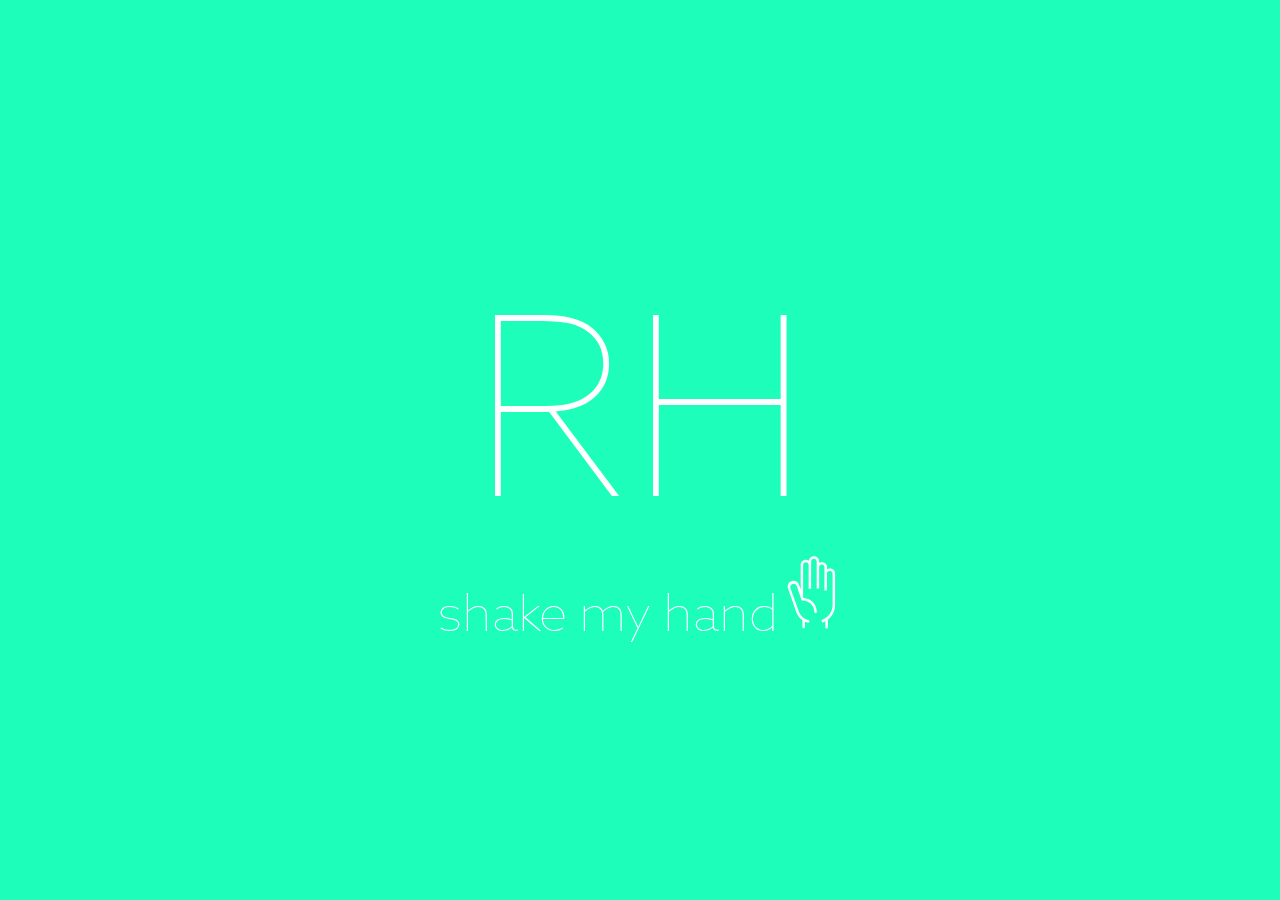
<file: index.html>
<!DOCTYPE html>
<html lang="en">
	<head>
		<meta charset="utf-8">
		<meta http-equiv="X-UA-Compatible" content="IE=edge">
		<meta name="viewport" content="width=device-width, initial-scale=1">
		<meta name="description" content="">
		<meta name="author" content="">
		<title>Renato Hoxha</title>
		<!-- Favicons -->
		<link rel="shortcut icon" href="favicon.ico">
		<link rel="apple-touch-icon" sizes="72x72" href="favicon.png">
		<link rel="apple-touch-icon" sizes="114x114" href="favicon.png">

		<!-- Bootstrap Core CSS -->
		<link rel="stylesheet" href="plugins/bootstrap/css/bootstrap.min.css" type="text/css">

		<!-- Custom Fonts -->
		<link rel="stylesheet" href="plugins/font-awesome/css/font-awesome.min.css" type="text/css">

		<!-- Plugin CSS -->
		<link rel="stylesheet" href="css/animate.css" type="text/css">
		<link rel="stylesheet" href="plugins/fotorama/fotorama.css" type="text/css">

		<link rel="stylesheet" href="plugins/HoverEffectIdeas/set2.css" type="text/css">

		<!-- Custom CSS -->
		<link rel="stylesheet" href="css/extention.bootstrap.css" type="text/css">
		<link rel="stylesheet" href="css/style.css" type="text/css">
		<link href="http://www.jqueryscript.net/css/jquerysctipttop.css" rel="stylesheet" type="text/css">

		<!-- HTML5 Shim and Respond.js IE8 support of HTML5 elements and media queries -->
		<!-- WARNING: Respond.js doesn't work if you view the page via file:// -->
		<!--[if lt IE 9]>
			<script src="https://oss.maxcdn.com/libs/html5shiv/3.7.0/html5shiv.js"></script>
			<script src="https://oss.maxcdn.com/libs/respond.js/1.4.2/respond.min.js"></script>
		<![endif]-->
	</head>
	<body id="page-top" class="body-class welocme-page">
		<!-- HEADER MENU -->
		
		<!-- SECTION -->
			<section class="welcome-text">
				<div class="welcome-content">
						<h1 class="title">RH</h1>
					<p class="paragraph">Shake my hand</p>
					<button class="button-hand" id="hand-button">
						<svg version="1.1" id="l-bulb" xmlns="http://www.w3.org/2000/svg" xmlns:xlink="http://www.w3.org/1999/xlink" x="0px" y="0px" width="477.509px" height="715.18px" viewBox="709.833 32.167 477.509 715.18"
								 enable-background="new 709.833 32.167 477.509 715.18" xml:space="preserve">
							<title>senticons_setlinesProduction</title>
							<path d="M1126.25,156.275h-4.987c-8.321-0.057-16.511,2.072-23.75,6.175V142.5c0-26.233-21.267-47.5-47.5-47.5h-3.8
								c-8.387,0.159-16.581,2.535-23.75,6.888V88.825c0.418-27.673-21.676-50.446-49.35-50.865c-25.317-0.383-46.943,18.181-50.4,43.265
								c-8.259-5.411-17.915-8.299-27.788-8.313c-27.545,0-49.875,22.33-49.875,49.875V356.25l-14.725-42.275
								c-8.44-29.373-39.095-46.343-68.468-37.902c-29.374,8.44-46.344,39.094-37.903,68.468c0.587,2.042,1.291,4.048,2.108,6.009
								l79.563,226.813l1.425,3.088c10.949,28.083,30.162,52.183,55.101,69.112v65.787c0,6.559,5.316,11.875,11.875,11.875
								c6.558,0,11.875-5.316,11.875-11.875v-51.537c9.12,4.097,18.684,7.125,28.5,9.025h2.137c6.559,0.59,12.354-4.248,12.944-10.807
								c0.59-6.559-4.248-12.354-10.807-12.943c-40.789-9.156-74.353-38.002-89.537-76.95L747.675,343.9
								c-5.977-16.39,2.465-34.521,18.854-40.498c16.389-5.977,34.521,2.464,40.497,18.854c0.091,0.247,0.177,0.495,0.261,0.744
								l37.288,106.162v1.426l0,0l7.837,23.75l4.513,7.837H865c60.143-0.399,109.397,47.69,110.438,107.825
								c0,6.559,5.316,11.875,11.875,11.875s11.875-5.316,11.875-11.875c-0.031-71.017-55.666-129.573-126.588-133.237l-4.274-12.112
								V122.788c0-14.625,11.855-26.481,26.481-26.481c14.625,0,26.48,11.856,26.48,26.481l0,0v226.1h23.75v-27.075l0,0V88.825
								c0-14.625,11.856-26.481,26.481-26.481S998,74.2,998,88.825v49.4c-0.079,1.583-0.079,3.167,0,4.75V332.5l0,0v14.013h23.75V140.6
								c0.633-12.651,11.083-22.579,23.75-22.563h3.088c13.116,0,23.75,10.633,23.75,23.75v54.625c-0.203,2.529-0.203,5.071,0,7.6v161.024
								h23.75V332.5l0,0V200.212c1.775-11.709,11.906-20.321,23.75-20.188h6.412c13.117,0,23.75,10.633,23.75,23.75v301.387
								c0.208,66.057-42.794,124.485-105.925,143.926l7.125,23.75c10.26-3.279,20.197-7.492,29.688-12.588v57.237
								c0,6.559,5.316,11.875,11.875,11.875s11.875-5.316,11.875-11.875v-71.25c44.212-33.316,69.885-85.721,69.112-141.075V204.013
								c0.131-26.233-21.028-47.606-47.262-47.737C1126.408,156.275,1126.329,156.275,1126.25,156.275z"/>
						</svg>
					</button>
				</div>
			</section>

			<section class="second-section">
				<div id="my-face" class="face-img">
					<div class="glitch-img">
						<img src="img/reni2.jpg">
					</div>
				</div>
				<div class="text-content">
					<h1 id="blink-text"></h1>
				</div>
				<div class="button-content">
					<button id='about-me' class="about-button">about</button> 
					<button id='portofolio' class="portofolio-button">portofolio</button>
				</div>
			</section>
			<section id="about-me-section" class="about-me">
				<!-- <button id="close-button-ab" class="close-button">Close</button> -->
			</section>
			<section id="portofolio-section" class="portofolio">
				<div class="row grid">
					<div class="col-md-6">
						<figure class="effect-apollo">
						  <img class="project-thumb" src="img/spot.jpg" alt="web porject">
						  	<figcaption>
								<h2>Car<span> Collection</span></h2>
								<p>Car collection website</p>
								<a href="#">View more</a>
							</figcaption>
						</figure>
					</div>
					<div class="col-md-6">
						<figure class="effect-apollo">
						  <img class="project-thumb" src="img/fashion.jpg" alt="web porject">
						  	<figcaption>
								<h2>Fashion<span> Collection</span></h2>
								<p>Fashion collection website</p>
								<a href="#">View more</a>
							</figcaption>
						</figure>
					</div>
					<div class="col-md-6">
						<figure class="effect-apollo">
						  <img class="project-thumb" src="img/woocommerce.jpg" alt="web porject">
						  	<figcaption>
								<h2>Woocommerce<span> Web</span></h2>
								<p>Woocommerce website</p>
								<a href="#">View more</a>
							</figcaption>
						</figure>
					</div>
					<div class="col-md-6">
						<figure class="effect-apollo">
						  <img class="project-thumb" src="img/hotel.jpg" alt="web porject">
						  	<figcaption>
								<h2>Hotel<span> Tourism</span></h2>
								<p>Hotel website</p>
								<a href="#">View more</a>
							</figcaption>
						</figure>
					</div>
					<div class="col-md-6">
						<figure class="effect-apollo">
						  <img class="project-thumb" src="img/hotel.jpg" alt="web porject">
						  	<figcaption>
								<h2>Hotel<span> Tourism</span></h2>
								<p>Hotel website</p>
								<a href="#">View more</a>
							</figcaption>
						</figure>
					</div>
					<div class="col-md-6">
						<figure class="effect-apollo">
						  <img class="project-thumb" src="img/hotel.jpg" alt="web porject">
						  	<figcaption>
								<h2>Hotel<span> Tourism</span></h2>
								<p>Hotel website</p>
								<a href="#">View more</a>
							</figcaption>
						</figure>
					</div>
				</div>
			</section>
		<!-- FOOTER SECTION -->


		<!-- jQuery -->
		<script src="js/jquery-2.1.4.min.js"></script>

		<!-- Bootstrap Core JavaScript -->
		<script src="plugins/bootstrap/js/bootstrap.min.js"></script>

		<!-- Plugin JavaScript -->
		<script src="js/jquery.easing.min.js"></script>
		<script src="js/jquery.fittext.js"></script>
		<script src="plugins/fotorama/fotorama.js"></script>
		<script src="plugins/mgGlitch/mgGlitch.js"></script>
		<script src="plugins/terminal-text-effect-typeIt/dist/typeit.js"></script>
		<script src="js/wow.min.js"></script>

		<!-- Custom Theme JavaScript -->
		<script src="js/custom.js"></script>
		<script type="text/javascript">
			(function($){
				$(document).ready(function(){

				});
			})(jQuery);

			var id;
			$(window).on('resize',function() {
				clearTimeout(id);
				id = setTimeout(doneResizing, 100);
			});

			function doneResizing(){
			}
			$( "#hand-button" ).click(function() {
		        setTimeout(function() {
		            $(".welcome-content").addClass("rize-hand");
		        }, 50);

				$("#page-top").delay(700).queue(function(next) {
			   		$(this).addClass("second-page");
			   		$(".welcome-content").removeClass("rize-hand");
			  		next();
			 	});
			 $("#blink-text").delay(750).queue(function(next) {
				$('#blink-text').typeIt({
				     strings: ["This is me","Renato Hoxha","Web Developer"],
				     speed: 100,
				});
			});
			$("#my-face").delay(2700).queue(function(next) {
			  	$(this).addClass("show");
			 	 next();
				});

			$(".button-content").delay(6300).queue(function(next) {
			  	$(this).addClass("show");
			 	 next();
				});
				$( "#about-me" ).click(function() {
					$(".about-me").toggleClass("open");
					$(".about-button").toggleClass("open");
					$(".body-class").toggleClass("third-page");

				 });
				$( "#portofolio" ).click(function() {
					$(".portofolio").toggleClass("open");
					$(".portofolio-button").toggleClass("open");
					$(".body-class").toggleClass("fourth-page");
				 });
			});

			$( "#close-button-ab" ).click(function() {
		            $(".body-class").removeClass("third-page");
		            $(".body-class").addClass("second-page");
		            $(".about-me").toggleClass("open");

		     });
		    $( "#close-button-por" ).click(function() {
		            $(".about-me").toggleClass("open");
		     }); 

			// $("#page-top").delay(3700).queue(function(next) {
			//   $(this).addClass("black-bg");
			//   next();
			// });

		</script>
		<script>
			// $("#my-face").delay(5500).queue(function(next) {
			//   $(this).addClass("show");
			//   next();
			// });
			// $("#my-face").delay(10300).queue(function(next) {
			//   $(this).removeClass("show");
			//   next();
			// });
			$( function() {
				$( ".glitch-img" ).mgGlitch({
								destroy : false, // set 'true' to stop the plugin
		                        glitch: true, // set 'false' to stop glitching
		                        scale: true, // set 'false' to stop scaling
		                        blend : true, // set 'false' to stop glitch blending
		                        blendModeType : 'hue', // select blend mode type
		                        glitch1TimeMin : 600, // set min time for glitch 1 elem
		                        glitch1TimeMax : 900, // set max time for glitch 1 elem
		                        glitch2TimeMin : 10, // set min time for glitch 2 elem
		                        glitch2TimeMax : 115, // set max time for glitch 2 elem
				});
			});
		</script>

	</body>
</html>
</file>
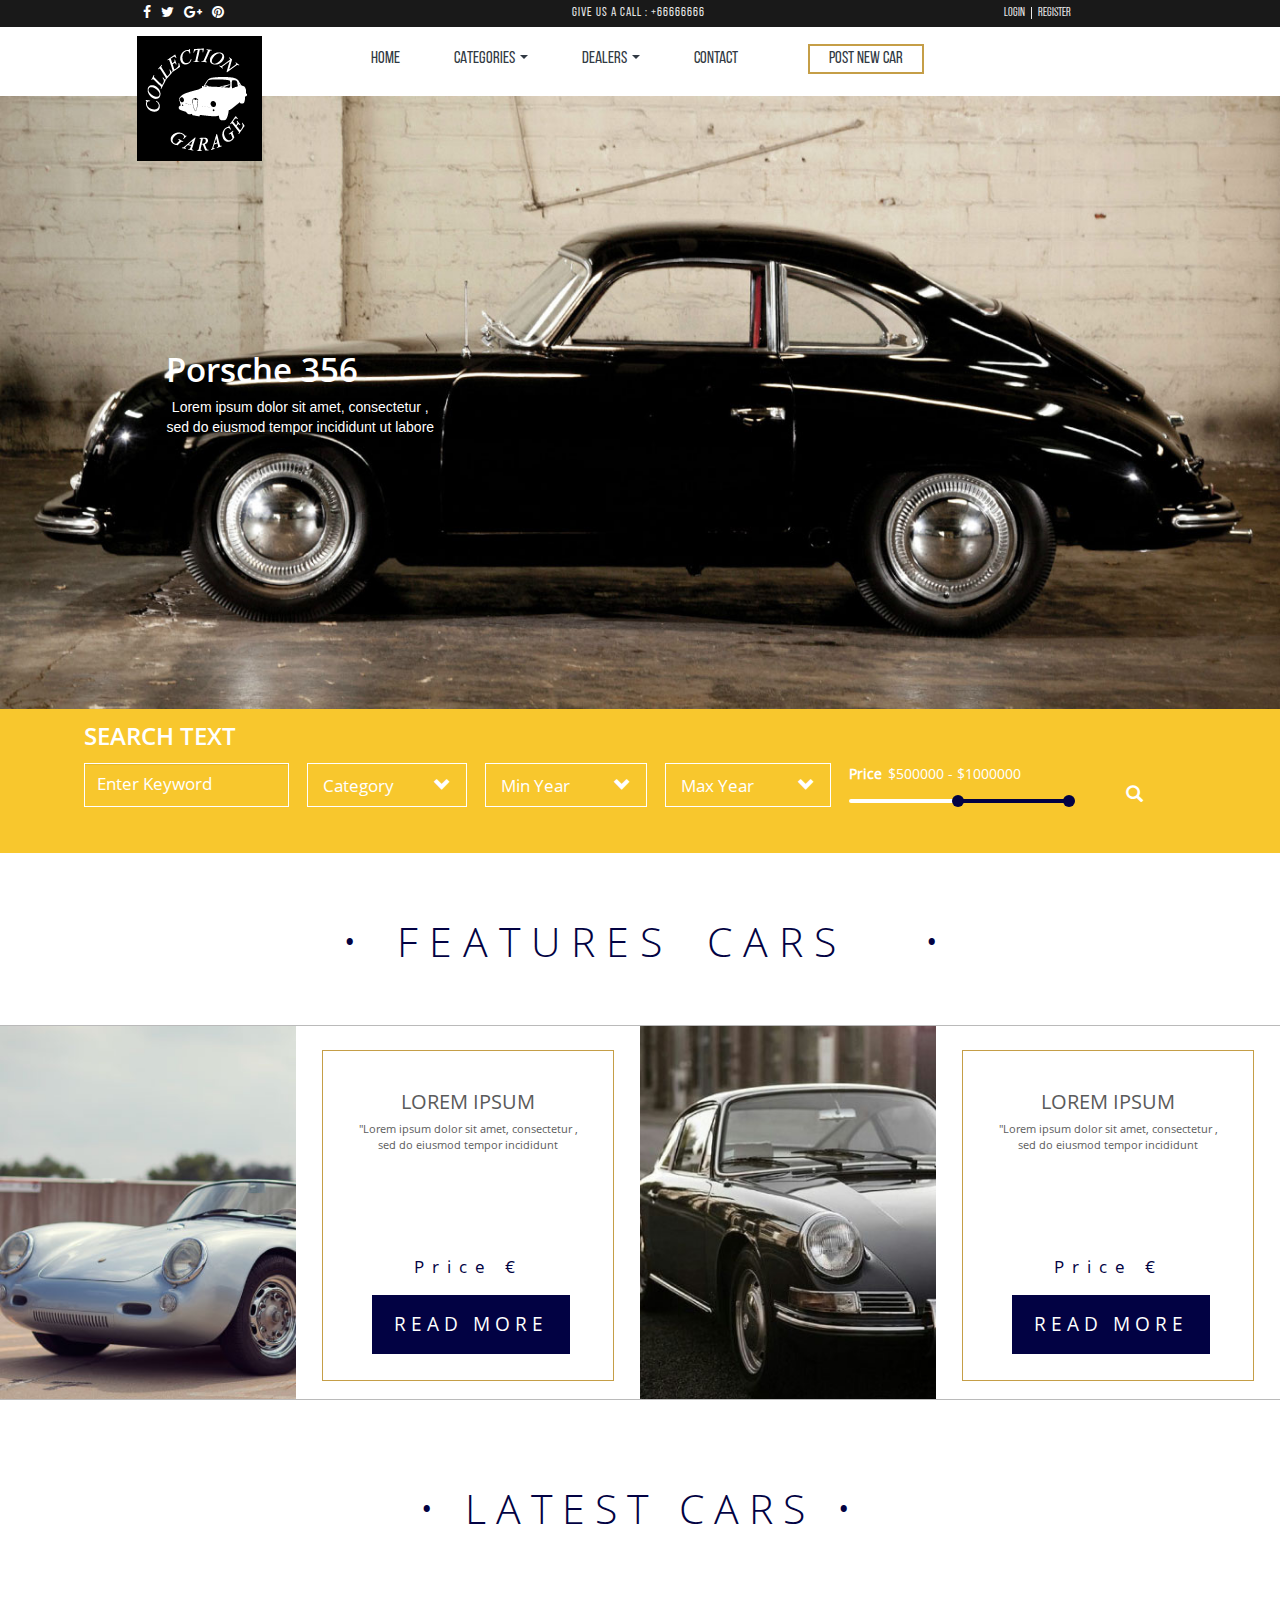
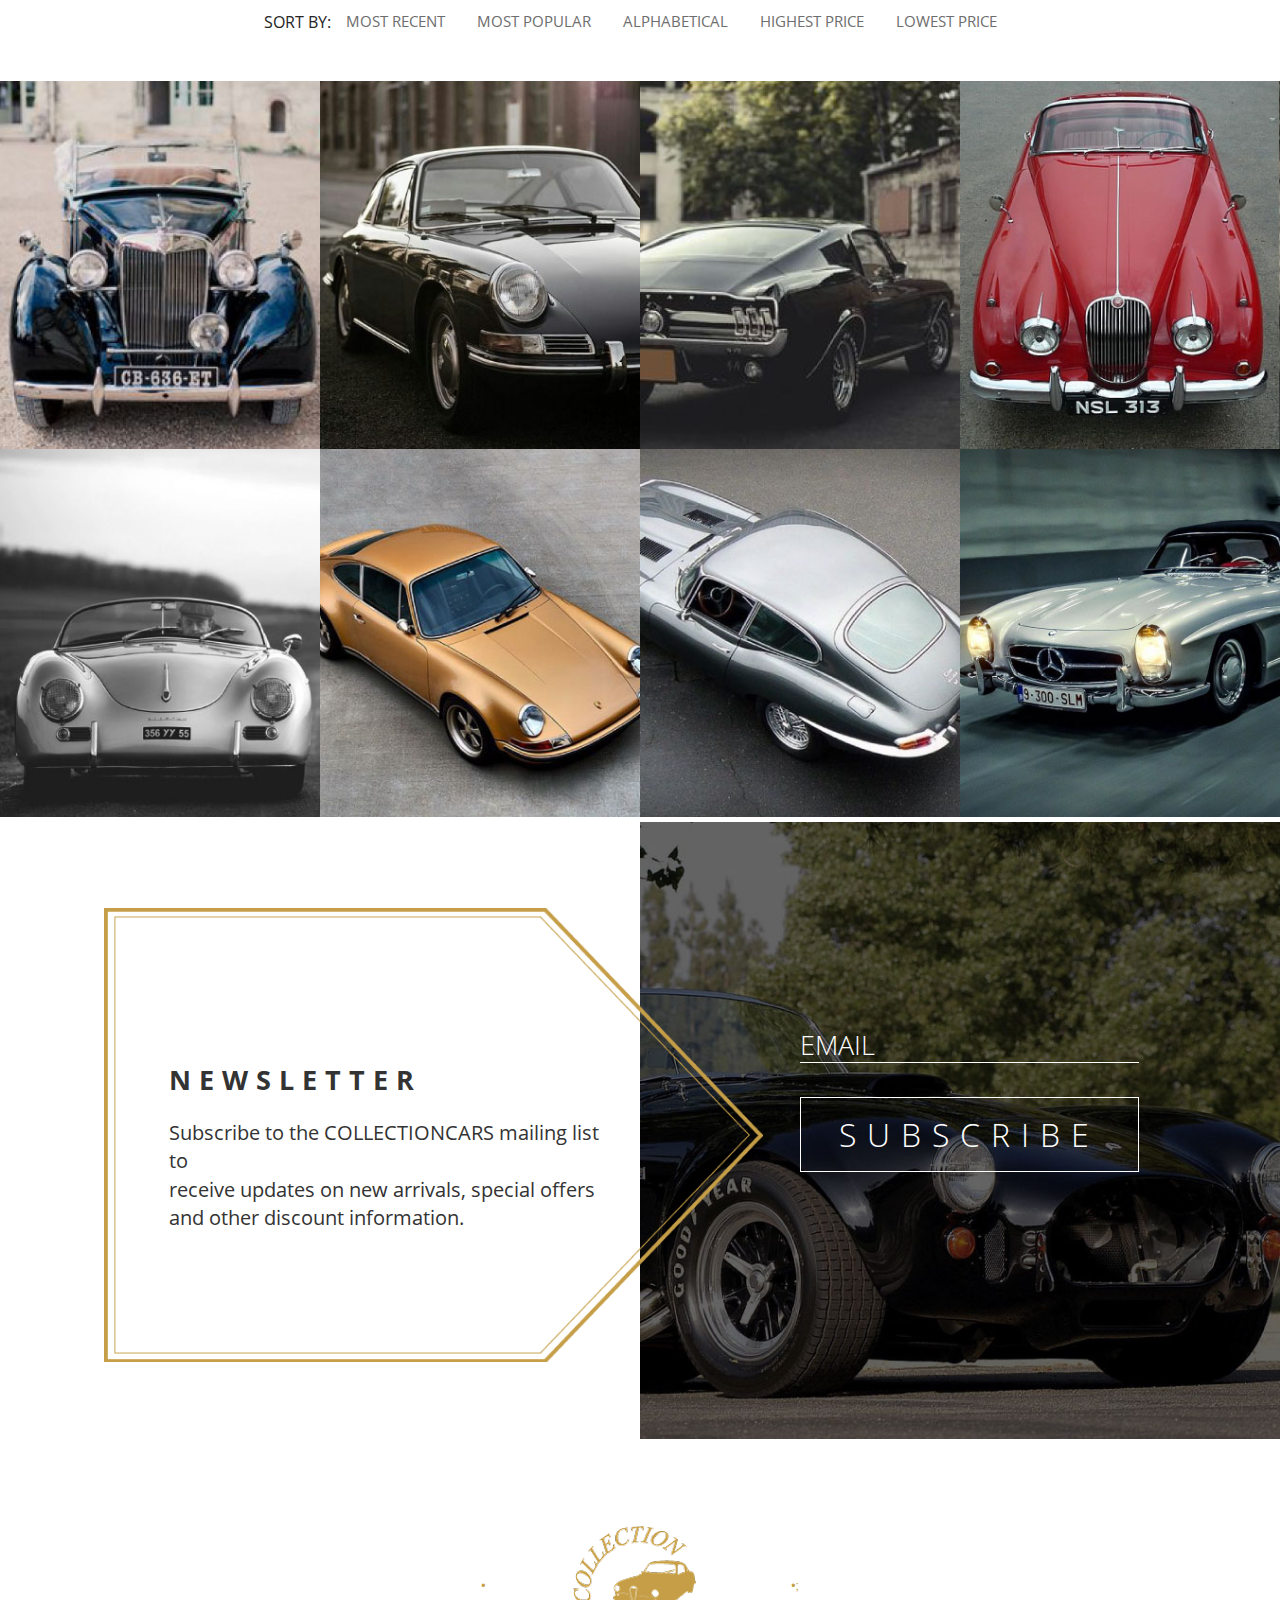
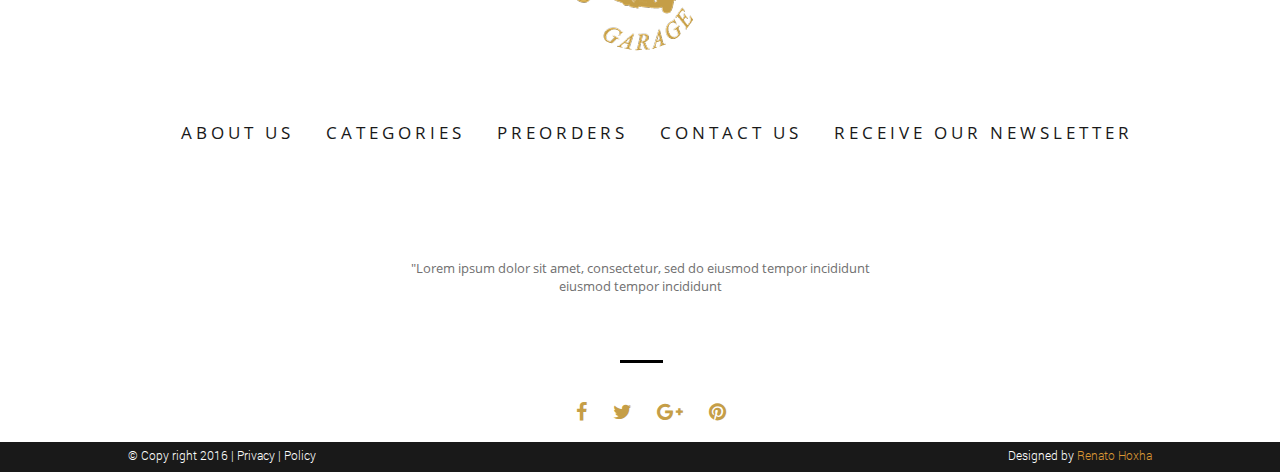
<file: projects/index.html>
<!doctype html>
<html>
<head>
	<meta charset="UTF-8">
	<title>Scarica gratis CAR PLAY Template html/css - Web Domus Italia - Web Agency </title>
	<meta name="description" content="Scarica gratis il nostro Template HTML/CSS CAR PLAY. Se avete bisogno di un design per il vostro sito web CAR PLAY può fare per voi. Web Domus Italia">
	<meta name="author" content="Web Domus Italia">
	<meta http-equiv="X-UA-Compatible" content="IE=edge,chrome=1">
	<meta name="viewport" content="width=device-width, initial-scale=1.0">
	<link rel="stylesheet" type="text/css" href="source/bootstrap-3.3.6-dist/css/bootstrap.css">
	<link rel="stylesheet" type="text/css" href="source/font-awesome-4.5.0/css/font-awesome.css">
	<link rel="stylesheet" type="text/css" href="style/slider.css">
	<link rel="stylesheet" type="text/css" href="style/mystyle.css">
</head>
<body>
<!-- Header -->
<div class="allcontain">
	<div class="header">
			<ul class="socialicon">
				<li><a href="#"><i class="fa fa-facebook"></i></a></li>
				<li><a href="#"><i class="fa fa-twitter"></i></a></li>
				<li><a href="#"><i class="fa fa-google-plus"></i></a></li>
				<li><a href="#"><i class="fa fa-pinterest"></i></a></li>
			</ul>
			<ul class="givusacall">
				<li>Give us a call : +66666666 </li>
			</ul>
			<ul class="logreg">
				<li><a href="#">Login </a> </li>
				<li><a href="#"><span class="register">Register</span></a></li>
			</ul>
	</div>
	<!-- Navbar Up -->
	<nav class="topnavbar navbar-default topnav">
		<div class="container">
			<div class="navbar-header">
				<button type="button" class="navbar-toggle collapsed toggle-costume" data-toggle="collapse" data-target="#upmenu" aria-expanded="false">
					<span class="sr-only"> Toggle navigaion</span>
					<span class="icon-bar"></span>
					<span class="icon-bar"></span>
					<span class="icon-bar"></span>
				</button>
				<a class="navbar-brand logo" href="#"><img src="image/logo1.png" alt="logo"></a>
			</div>	 
		</div>
		<div class="collapse navbar-collapse" id="upmenu">
			<ul class="nav navbar-nav" id="navbarontop">
				<li class="active"><a href="#">HOME</a> </li>
				<li class="dropdown">
					<a href="#" class="dropdown-toggle"	data-toggle="dropdown" role="button" aria-haspopup="true" aria-expanded="false">CATEGORIES <span class="caret"></span></a>
					<ul class="dropdown-menu dropdowncostume">
						<li><a href="#">Sport</a></li>
						<li><a href="#">Old</a></li>
						<li><a href="#">New</a></li>
					</ul>
				</li>
				<li class="dropdown">
						<a href="#" class="dropdown-toggle" data-toggle="dropdown" role="button" aria-haspopup="true" aria-expanded="false">DEALERS <span class="caret"></span></a>
						<ul class="dropdown-menu dropdowncostume">
							<li><a href="#">1</a></li>
							<li><a href="#">2</a></li>
							<li><a href="3">3</a></li>
						</ul>
				</li>
				<li>
					<a href="contact.html">CONTACT</a>
 
				</li>
				<button><span class="postnewcar">POST NEW CAR</span></button>
			</ul>
		</div>
	</nav>
</div>
<!--_______________________________________ Carousel__________________________________ -->
<div class="allcontain">
	<div id="carousel-up" class="carousel slide" data-ride="carousel">
		<div class="carousel-inner " role="listbox">
			<div class="item active">
				<img src="image/oldcar.jpg" alt="oldcar">
				<div class="carousel-caption">
					<h2>Porsche 356</h2>
					<p>Lorem ipsum dolor sit amet, consectetur ,<br>
						sed do eiusmod tempor incididunt ut labore </p>
				</div>
			</div>
			<div class="item">
				<img src="image/porche.jpg" alt="porche">
				<div class="carousel-caption">
					<h2>Porche</h2>
						<p>Lorem ipsum dolor sit amet, consectetur ,<br>
						sed do eiusmod tempor incididunt ut labore </p>
				</div>
			</div>
			<div class="item">
				<img src="image/benz.jpg" alt="benz">
				<div class="carousel-caption">
					<h2>Car</h2>
					<p>Lorem ipsum dolor sit amet, consectetur ,<br>
						sed do eiusmod tempor incididunt ut labore </p>
				</div>
			</div>
		</div>
		<nav class="navbar navbar-default midle-nav">
			<div class="navbar-header">
				<button type="button" class="navbar-toggle collapsed textcostume" data-toggle="collapse" data-target="#navbarmidle" aria-expanded="false">
						<h1>SEARCH TEXT</h1>
					<span class="sr-only">Toggle navigation</span>
					<span class="icon-bar"></span>
					<span class="icon-bar"></span>
					<span class="icon-bar"></span>
				</button>
			</div>
			<div class="collapse navbar-collapse" id="navbarmidle">
				<div class="searchtxt">
					<h1>SEARCH TEXT</h1>
				</div>
				<form class="navbar-form navbar-left searchformmargin" role="search">
					<div class="form-group">
						<input type="text" class="form-control searchform" placeholder="Enter Keyword">
					</div>
				</form>
				<ul class="nav navbar-nav navbarborder">
					<li class="li-category">
						<a class="btn  dropdown-toggle btn-costume"  id="dropdownMenu1" data-toggle="dropdown" aria-haspopup="true" aria-expanded="true">Category<span class="glyphicon glyphicon-chevron-down downicon"></span></a>
						<ul class="dropdown-menu" id="mydd">
							<li><a href="#">Epic</a></li>
							<li><a href="#">Old</a></li>
							<li><a href="#">New</a></li>
						</ul>
					</li>
					<li class="li-minyear"><a class="btn  dropdown-toggle btn-costume"  id="dropdownMenu2" data-toggle="dropdown" aria-haspopup="true" aria-expanded="true">Min Year <span class="glyphicon glyphicon-chevron-down downicon"></span></a>
						<ul class="dropdown-menu" id="mydd2">
							<li><a href="#">1</a></li>
							<li><a href="#">2</a></li>
							<li><a href="#">3</a></li>
						</ul>
					</li>
					<li class="li-maxyear"><a class="btn dropdown-toggle btn-costume"  id="dropdownMenu3" data-toggle="dropdown" aria-haspopup="true" aria-expanded="true">Max Year <span class="glyphicon glyphicon-chevron-down downicon"></span></a>
						<ul class="dropdown-menu" id="mydd3">
							<li><a href="#">1900</a></li>
							<li><a href="#">2000</a></li>
							<li><a href="#">2016</a></li>
						</ul>
					</li>
					<li class="li-slideprice">
						<p> <label class="slidertxt" for="amount">Price </label>
							<input class="priceslider" type="text" id="amount" readonly="readonly">
						</p>
							<div id="slider-range"></div>
							
					</li>
					<li class="li-search"> <button class="searchbutton"><span class="glyphicon glyphicon-search "></span></button></li>
				</ul>
 
			</div>
		</nav>
	</div>
</div>
<!-- ____________________Featured Section ______________________________--> 
<div class="allcontain">
	<div class="feturedsection">
		<h1 class="text-center"><span class="bdots">&bullet;</span>F E A T U R E S<span class="carstxt">C A R S</span>&bullet;</h1>
	</div>
	<div class="feturedimage">
		<div class="row firstrow">
			<div class="col-lg-6 costumcol colborder1">
				<div class="row costumrow">
					<div class="col-xs-12 col-sm-6 col-md-6 col-lg-6 img1colon">
						<img src="image/featurporch.jpg" alt="porsche">
					</div>
					<div class="col-xs-12 col-sm-6 col-md-6 col-lg-6 txt1colon ">
						<div class="featurecontant">
							<h1>LOREM IPSUM</h1>
							<p>"Lorem ipsum dolor sit amet, consectetur ,<br>
			 						sed do eiusmod tempor incididunt </p>
			 				<h2>Price &euro;</h2>
			 				<button id="btnRM" onclick="rmtxt()">READ MORE</button>
			 				<div id="readmore">
			 						<h1>Car Name</h1>
			 						<p>"Lorem ipsum dolor sit amet, consectetur ,<br>
			 						sed do eiusmod tempor incididunt <br>"Lorem ipsum dolor sit amet, consectetur ,<br>
			 						sed do eiusmod tempor incididunt"Lorem ipsum dolor sit amet, consectetur1 ,
			 						sed do eiusmod tempor incididunt"Lorem ipsum dolor sit amet, consectetur1
			 						sed do eiusmod tempor incididunt"Lorem ipsum dolor sit amet, consectetur1<br>
			 						</p>
			 						<button id="btnRL">READ LESS</button>
			 				</div>
						</div>
					</div>
				</div>
			</div>
			<div class="col-lg-6 costumcol colborder2">
				<div class="row costumrow">
					<div class="col-xs-12 col-sm-6 col-md-6 col-lg-6 img2colon">
						<img src="image/featurporch1.jpg" alt="porsche1">
					</div>
					<div class="col-xs-12 col-sm-6 col-md-6 col-lg-6 txt1colon ">
						<div class="featurecontant">
							<h1>LOREM IPSUM</h1>
							<p>"Lorem ipsum dolor sit amet, consectetur ,<br>
			 						sed do eiusmod tempor incididunt </p>
			 				<h2>Price &euro;</h2>
			 				<button id="btnRM2">READ MORE</button>
			 				<div id="readmore2">
			 						<h1>Car Name</h1>
			 						<p>"Lorem ipsum dolor sit amet, consectetur ,<br>
			 						sed do eiusmod tempor incididunt <br>"Lorem ipsum dolor sit amet, consectetur ,<br>
			 						sed do eiusmod tempor incididunt"Lorem ipsum dolor sit amet, consectetur1 ,
			 						sed do eiusmod tempor incididunt"Lorem ipsum dolor sit amet, consectetur1
			 						sed do eiusmod tempor incididunt"Lorem ipsum dolor sit amet, consectetur1<br></p>
			 						<button id="btnRL2">READ LESS</button>
			 				</div>
						</div>
					</div>
				</div>
			</div>
		</div>
	</div>
<!-- ________________________LATEST CARS SECTION _______________________-->
<div class="latestcars">
	<h1 class="text-center">&bullet; LATEST   CARS &bullet;</h1>
	<ul class="nav nav-tabs navbar-left latest-navleft">
		<li role="presentation" class="li-sortby"><span class="sortby">SORT BY: </span></li>
		<li data-filter=".RECENT" role="presentation"><a href="#mostrecent" class="prcBtnR">MOST RECENT </a></li>
		<li data-filter=".POPULAR" role="presentation"><a href="#mostpopular" class="prcBtnR">MOST POPULAR </a></li>
		<li  role="presentation"><a href="#" class="alphSort">ALPHABETICAL </a></li>
		<li data-filter=".HPRICE" role="presentation"><a href="#" class="prcBtnH">HIGHEST PRICE </a></li>
		<li data-filter=".LPRICE" role="presentation"><a href="#" class="prcBtnL">LOWEST  PRICE </a></li>
		<li id="hideonmobile">
	</ul>
</div>
<br>
<br>
<!-- ________________________Latest Cars Image Thumbnail________________-->
	<div class="grid">
		<div class="row">
			<div class="col-xs-12 col-sm-6 col-md-4 col-lg-3">
				<div class="txthover">
					<img src="image/car1.jpg" alt="car1">
						<div class="txtcontent">
							<div class="stars">
								<div class="glyphicon glyphicon-star"></div>
								<div class="glyphicon glyphicon-star"></div>
								<div class="glyphicon glyphicon-star"></div>
							</div>
							<div class="simpletxt">
								<h3 class="name">Rolls Royce</h3>
								<p>"Lorem ipsum dolor sit amet, consectetur,<br>
	 							sed do eiusmod tempor incididunt" </p>
	 							<h4 class="price"> 1000&euro;</h4>
	 							<button>READ MORE</button><br>
	 							<div class="wishtxt">
		 							<p class="paragraph1"> Add to Wishlist <span class="glyphicon glyphicon-heart"></span> </p>
		 							<p class="paragraph2">Compare <span class="icon"><img src="image/compicon.png" alt="compicon"></span></p>
		 						</div>
							</div>
							<div class="stars2">
								<div class="glyphicon glyphicon-star"></div>
								<div class="glyphicon glyphicon-star"></div>
								<div class="glyphicon glyphicon-star"></div>
							</div>
						</div>
				</div>	 
			</div>
			<div class="col-xs-12 col-sm-6 col-md-4 col-lg-3 ">
				<div class="txthover">
					<img src="image/car2.jpg" alt="car2">
						<div class="txtcontent">
							<div class="stars">
								<div class="glyphicon glyphicon-star"></div>
								<div class="glyphicon glyphicon-star"></div>
								<div class="glyphicon glyphicon-star"></div>
							</div>
							<div class="simpletxt">
								<h3 class="name">Renault</h3>
								<p>"Lorem ipsum dolor sit amet, consectetur,<br>
	 							sed do eiusmod tempor incididunt" </p>
	 							<h4 class="price">900 &euro;</h4>
	 							<button>READ MORE</button><br>
	 							<div class="wishtxt">
		 							<p class="paragraph1"> Add to Wishlist <span class="glyphicon glyphicon-heart"></span> </p>
		 							<p class="paragraph2">Compare <span class="icon"><img src="image/compicon.png" alt="compicon"></span></p>
		 						</div>
							</div>
							<div class="stars2">
								<div class="glyphicon glyphicon-star"></div>
								<div class="glyphicon glyphicon-star"></div>
								<div class="glyphicon glyphicon-star"></div>
							</div>
						</div>
				</div>	 
			</div>
			<div class="col-xs-12 col-sm-6 col-md-4 col-lg-3">
				<div class="txthover">
					<img src="image/car3.jpg" alt="car3">
						<div class="txtcontent">
							<div class="stars">
								<div class="glyphicon glyphicon-star"></div>
								<div class="glyphicon glyphicon-star"></div>
								<div class="glyphicon glyphicon-star"></div>
							</div>
							<div class="simpletxt">
								<h3 class="name">Ford Mustang</h3>
								<p>"Lorem ipsum dolor sit amet, consectetur,<br>
	 							sed do eiusmod tempor incididunt" </p>
	 							<h4 class="price">3000 &euro;</h4>
	 							<button>READ MORE</button><br>
	 							<div class="wishtxt">
		 							<p class="paragraph1"> Add to Wishlist <span class="glyphicon glyphicon-heart"></span> </p>
		 							<p class="paragraph2">Compare <span class="icon"><img src="image/compicon.png" alt="compicon"></span></p>
		 						</div>
							</div>
							<div class="stars2">
								<div class="glyphicon glyphicon-star"></div>
								<div class="glyphicon glyphicon-star"></div>
								<div class="glyphicon glyphicon-star"></div>
							</div>
						</div>
				</div>	 
			</div>
			<div class="col-xs-12 col-sm-6 col-md-4 col-lg-3">
				<div class="txthover">
					<img src="image/car4.jpg" alt="car4">
						<div class="txtcontent">
							<div class="stars">
								<div class="glyphicon glyphicon-star"></div>
								<div class="glyphicon glyphicon-star"></div>
								<div class="glyphicon glyphicon-star"></div>
							</div>
							<div class="simpletxt">
								<h3 class="name">Rover</h3>
								<p>"Lorem ipsum dolor sit amet, consectetur,<br>
	 							sed do eiusmod tempor incididunt" </p>
	 							<h4 class="price">1000 &euro;</h4>
	 							<button>READ MORE</button><br>
	 							<div class="wishtxt">
		 							<p class="paragraph1"> Add to Wishlist <span class="glyphicon glyphicon-heart"></span> </p>
		 							<p class="paragraph2">Compare <span class="icon"><img src="image/compicon.png" alt="compicon"></span></p>
		 						</div>
							</div>
							<div class="stars2">
								<div class="glyphicon glyphicon-star"></div>
								<div class="glyphicon glyphicon-star"></div>
								<div class="glyphicon glyphicon-star"></div>
							</div>
						</div>
				</div>	 
			</div>
			<div class="col-xs-12 col-sm-6 col-md-4 col-lg-3">
				<div class="txthover">
					<img src="image/car5.jpg" alt="car5">
						<div class="txtcontent">
							<div class="stars">
								<div class="glyphicon glyphicon-star"></div>
								<div class="glyphicon glyphicon-star"></div>
								<div class="glyphicon glyphicon-star"></div>
							</div>
							<div class="simpletxt">
								<h3 class="name">Porche</h3>
								<p>"Lorem ipsum dolor sit amet, consectetur,<br>
	 							sed do eiusmod tempor incididunt" </p>
	 							<h4 class="price">1200 &euro;</h4>
	 							<button>READ MORE</button><br>
	 							<div class="wishtxt">
		 							<p class="paragraph1"> Add to Wishlist <span class="glyphicon glyphicon-heart"></span> </p>
		 							<p class="paragraph2">Compare <span class="icon"><img src="image/compicon.png" alt="compicon"></span></p>
		 						</div>
							</div>
							<div class="stars2">
								<div class="glyphicon glyphicon-star"></div>
								<div class="glyphicon glyphicon-star"></div>
								<div class="glyphicon glyphicon-star"></div>
							</div>
						</div>
				</div>	 
			</div>
			<div class="col-xs-12 col-sm-6 col-md-4 col-lg-3">
				<div class="txthover">
					<img src="image/car6.jpg" alt="car6">
						<div class="txtcontent">
							<div class="stars">
								<div class="glyphicon glyphicon-star"></div>
								<div class="glyphicon glyphicon-star"></div>
								<div class="glyphicon glyphicon-star"></div>
							</div>
							<div class="simpletxt">
								<h3 class="name">Porche 911</h3>
								<p>"Lorem ipsum dolor sit amet, consectetur,<br>
	 							sed do eiusmod tempor incididunt" </p>
	 							<h4 class="price">4000 &euro;</h4>
	 							<button>READ MORE</button><br>
	 							<div class="wishtxt">
		 							<p class="paragraph1"> Add to Wishlist <span class="glyphicon glyphicon-heart"></span> </p>
		 							<p class="paragraph2">Compare <span class="icon"><img src="image/compicon.png" alt="compicon"></span></p>
		 						</div>
							</div>
							<div class="stars2">
								<div class="glyphicon glyphicon-star"></div>
								<div class="glyphicon glyphicon-star"></div>
								<div class="glyphicon glyphicon-star"></div>
							</div>
						</div>
				</div>	 
			</div>
			<div class="col-xs-12 col-sm-6 col-md-4 col-lg-3">
				<div class="txthover">
					<img src="image/car7.jpg" alt="car7">
						<div class="txtcontent">
							<div class="stars">
								<div class="glyphicon glyphicon-star"></div>
								<div class="glyphicon glyphicon-star"></div>
								<div class="glyphicon glyphicon-star"></div>
							</div>
							<div class="simpletxt">
								<h3 class="name">Chevrolet SS</h3>
								<p>"Lorem ipsum dolor sit amet, consectetur,<br>
	 							sed do eiusmod tempor incididunt" </p>
	 							<h4 class="price">3000 &euro;</h4>
	 							<button>READ MORE</button><br>
	 							<div class="wishtxt">
		 							<p class="paragraph1"> Add to Wishlist <span class="glyphicon glyphicon-heart"></span> </p>
		 							<p class="paragraph2">Compare <span class="icon"><img src="image/compicon.png" alt="compicon"></span></p>
		 						</div>
							</div>
							<div class="stars2">
								<div class="glyphicon glyphicon-star"></div>
								<div class="glyphicon glyphicon-star"></div>
								<div class="glyphicon glyphicon-star"></div>
							</div>
						</div>
				</div>	 
			</div>
			<div class="col-xs-12 col-sm-6 col-md-4 col-lg-3">
				<div class="txthover">
					<img src="image/car8.jpg" alt="car8">
						<div class="txtcontent">
							<div class="stars">
								<div class="glyphicon glyphicon-star"></div>
								<div class="glyphicon glyphicon-star"></div>
								<div class="glyphicon glyphicon-star"></div>
							</div>
							<div class="simpletxt">
								<h3 class="name">Meclaren</h3>
								<p>"Lorem ipsum dolor sit amet, consectetur,<br>
	 							sed do eiusmod tempor incididunt" </p>
	 							<h4 class="price">2500 &euro;</h4>
	 							<button>READ MORE</button><br>
	 							<div class="wishtxt">
		 							<p class="paragraph1"> Add to Wishlist <span class="glyphicon glyphicon-heart"></span> </p>
		 							<p class="paragraph2">Compare <span class="icon"><img src="image/compicon.png" alt="compicon"></span></p>
		 						</div>
							</div>
							<div class="stars2">
								<div class="glyphicon glyphicon-star"></div>
								<div class="glyphicon glyphicon-star"></div>
								<div class="glyphicon glyphicon-star"></div>
							</div>
						</div>
				</div>	 
			</div>	
		</div>
	</div>
<!-- _______________________________News Letter ____________________-->
	<div class="newslettercontent">
		<div class="leftside">
			<img src="image/border.png" alt="border">
			<h1>NEWSLETTER</h1>
			<p>Subscribe to the COLLECTIONCARS mailing list to <br>
				receive updates on new arrivals, special offers <br>
				and other discount information.</p>
		</div>
		<div class="rightside">
			<img class="newsimage" src="image/newsletter.jpg" alt="newsletter">
			<input type="text" class="form-control" id="subemail" placeholder="EMAIL">
			<button>SUBSCRIBE</button>
		</div>
	</div>
	<!-- ______________________________________________________Bottom Menu ______________________________-->
	<div class="bottommenu">
		<div class="bottomlogo">
		<span class="dotlogo">&bullet;</span><img src="image/collectionlogo1.png" alt="logo1"><span class="dotlogo">&bullet;;</span>
		</div>
		<ul class="nav nav-tabs bottomlinks">
			<li role="presentation" ><a href="#/" role="button">ABOUT US</a></li>
			<li role="presentation"><a href="#/">CATEGORIES</a></li>
			<li role="presentation"><a href="#/">PREORDERS</a></li>
			<li role="presentation"><a href="#/">CONTACT US</a></li>
			<li role="presentation"><a href="#/">RECEIVE OUR NEWSLETTER</a></li>
		</ul>
		<p>"Lorem ipsum dolor sit amet, consectetur,  sed do eiusmod tempor incididunt <br>
			eiusmod tempor incididunt </p>
		 <img src="image/line.png" alt="line"> <br>
		 <div class="bottomsocial">
		 	<a href="#"><i class="fa fa-facebook"></i></a>
			<a href="#"><i class="fa fa-twitter"></i></a>
			<a href="#"><i class="fa fa-google-plus"></i></a>
			<a href="#"><i class="fa fa-pinterest"></i></a>
		</div>
			<div class="footer">
				<div class="copyright">
				  &copy; Copy right 2016 | <a href="#">Privacy </a>| <a href="#">Policy</a>
				</div>
				<div class="atisda">
					 Designed by <a href="https://github.com/renihxh">Renato Hoxha</a> 
				</div>
			</div>
	</div>
</div>

<script type="text/javascript" src="source/bootstrap-3.3.6-dist/js/jquery.js"></script>
<script type="text/javascript" src="source/js/isotope.js"></script>
<script type="text/javascript" src="source/js/myscript.js"></script> 
<script type="text/javascript" src="source/bootstrap-3.3.6-dist/js/jquery.1.11.js"></script>
<script type="text/javascript" src="source/bootstrap-3.3.6-dist/js/bootstrap.js"></script>
</body>
</html>
</file>
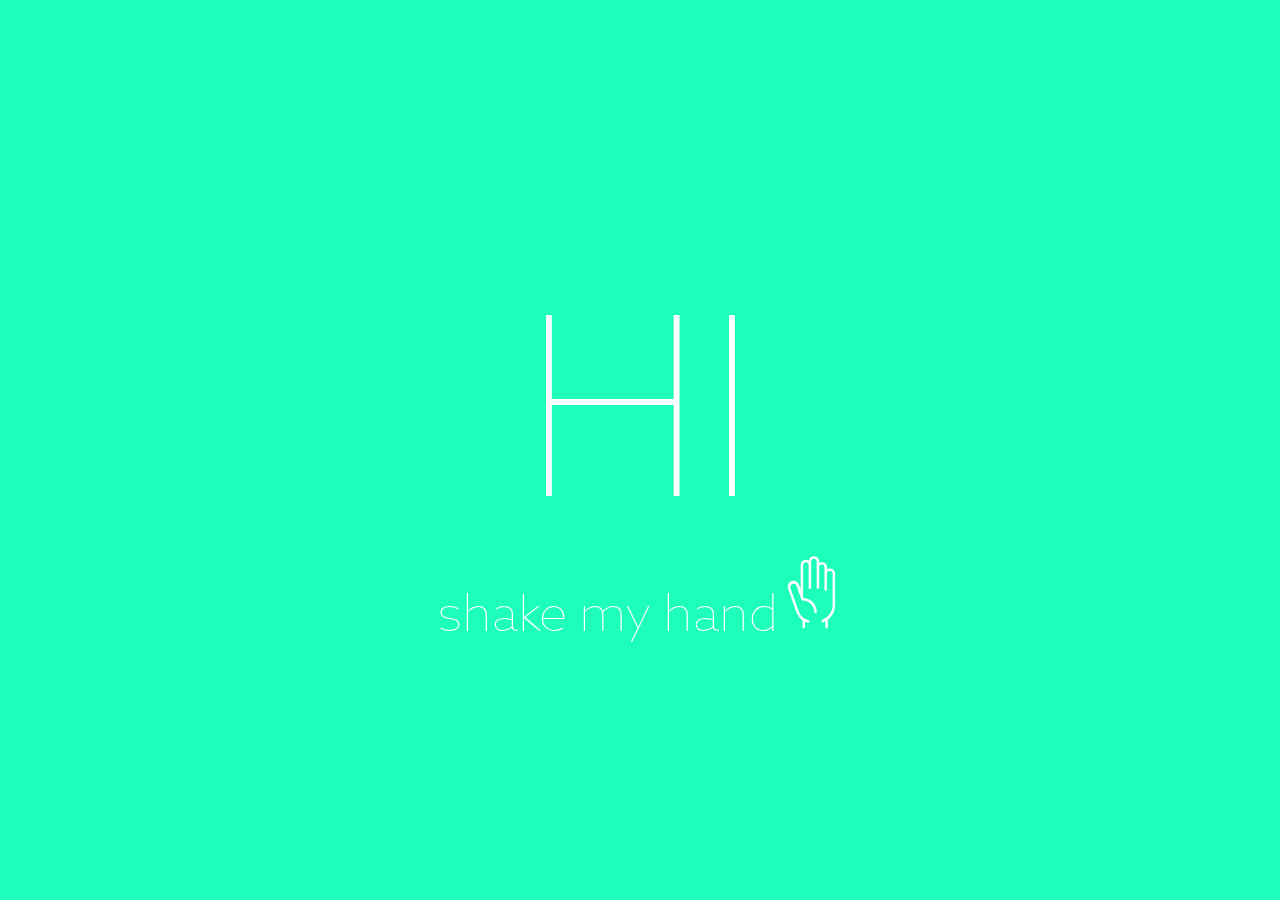
<file: RSite/index.html>
<!DOCTYPE html>
<html lang="en">
	<head>
		<meta charset="utf-8">
		<meta http-equiv="X-UA-Compatible" content="IE=edge">
		<meta name="viewport" content="width=device-width, initial-scale=1">
		<meta name="description" content="">
		<meta name="author" content="">
		<title>STARTER</title>
		<!-- Favicons -->
		<link rel="shortcut icon" href="favicon.ico">
		<link rel="apple-touch-icon" sizes="72x72" href="favicon.png">
		<link rel="apple-touch-icon" sizes="114x114" href="favicon.png">

		<!-- Bootstrap Core CSS -->
		<link rel="stylesheet" href="plugins/bootstrap/css/bootstrap.min.css" type="text/css">

		<!-- Custom Fonts -->
		<link rel="stylesheet" href="plugins/font-awesome/css/font-awesome.min.css" type="text/css">

		<!-- Plugin CSS -->
		<link rel="stylesheet" href="css/animate.css" type="text/css">
		<link rel="stylesheet" href="plugins/fotorama/fotorama.css" type="text/css">

		<!-- Custom CSS -->
		<link rel="stylesheet" href="css/extention.bootstrap.css" type="text/css">
		<link rel="stylesheet" href="css/style.css" type="text/css">
		<link href="http://www.jqueryscript.net/css/jquerysctipttop.css" rel="stylesheet" type="text/css">

		<!-- HTML5 Shim and Respond.js IE8 support of HTML5 elements and media queries -->
		<!-- WARNING: Respond.js doesn't work if you view the page via file:// -->
		<!--[if lt IE 9]>
			<script src="https://oss.maxcdn.com/libs/html5shiv/3.7.0/html5shiv.js"></script>
			<script src="https://oss.maxcdn.com/libs/respond.js/1.4.2/respond.min.js"></script>
		<![endif]-->
	</head>
	<body id="page-top" class="body-class welocme-page">
		<!-- HEADER MENU -->
		
		<!-- SECTION -->
			<section class="welcome-text">
				<div class="welcome-content">
						<h1 class="title">HI</h1>
					<p class="paragraph">Shake my hand</p>
					<button class="button-hand" id="hand-button">
						<svg version="1.1" id="l-bulb" xmlns="http://www.w3.org/2000/svg" xmlns:xlink="http://www.w3.org/1999/xlink" x="0px" y="0px" width="477.509px" height="715.18px" viewBox="709.833 32.167 477.509 715.18"
								 enable-background="new 709.833 32.167 477.509 715.18" xml:space="preserve">
							<title>senticons_setlinesProduction</title>
							<path d="M1126.25,156.275h-4.987c-8.321-0.057-16.511,2.072-23.75,6.175V142.5c0-26.233-21.267-47.5-47.5-47.5h-3.8
								c-8.387,0.159-16.581,2.535-23.75,6.888V88.825c0.418-27.673-21.676-50.446-49.35-50.865c-25.317-0.383-46.943,18.181-50.4,43.265
								c-8.259-5.411-17.915-8.299-27.788-8.313c-27.545,0-49.875,22.33-49.875,49.875V356.25l-14.725-42.275
								c-8.44-29.373-39.095-46.343-68.468-37.902c-29.374,8.44-46.344,39.094-37.903,68.468c0.587,2.042,1.291,4.048,2.108,6.009
								l79.563,226.813l1.425,3.088c10.949,28.083,30.162,52.183,55.101,69.112v65.787c0,6.559,5.316,11.875,11.875,11.875
								c6.558,0,11.875-5.316,11.875-11.875v-51.537c9.12,4.097,18.684,7.125,28.5,9.025h2.137c6.559,0.59,12.354-4.248,12.944-10.807
								c0.59-6.559-4.248-12.354-10.807-12.943c-40.789-9.156-74.353-38.002-89.537-76.95L747.675,343.9
								c-5.977-16.39,2.465-34.521,18.854-40.498c16.389-5.977,34.521,2.464,40.497,18.854c0.091,0.247,0.177,0.495,0.261,0.744
								l37.288,106.162v1.426l0,0l7.837,23.75l4.513,7.837H865c60.143-0.399,109.397,47.69,110.438,107.825
								c0,6.559,5.316,11.875,11.875,11.875s11.875-5.316,11.875-11.875c-0.031-71.017-55.666-129.573-126.588-133.237l-4.274-12.112
								V122.788c0-14.625,11.855-26.481,26.481-26.481c14.625,0,26.48,11.856,26.48,26.481l0,0v226.1h23.75v-27.075l0,0V88.825
								c0-14.625,11.856-26.481,26.481-26.481S998,74.2,998,88.825v49.4c-0.079,1.583-0.079,3.167,0,4.75V332.5l0,0v14.013h23.75V140.6
								c0.633-12.651,11.083-22.579,23.75-22.563h3.088c13.116,0,23.75,10.633,23.75,23.75v54.625c-0.203,2.529-0.203,5.071,0,7.6v161.024
								h23.75V332.5l0,0V200.212c1.775-11.709,11.906-20.321,23.75-20.188h6.412c13.117,0,23.75,10.633,23.75,23.75v301.387
								c0.208,66.057-42.794,124.485-105.925,143.926l7.125,23.75c10.26-3.279,20.197-7.492,29.688-12.588v57.237
								c0,6.559,5.316,11.875,11.875,11.875s11.875-5.316,11.875-11.875v-71.25c44.212-33.316,69.885-85.721,69.112-141.075V204.013
								c0.131-26.233-21.028-47.606-47.262-47.737C1126.408,156.275,1126.329,156.275,1126.25,156.275z"/>
						</svg>
					</button>
				</div>
			</section>

			<section class="second-section">
				<div id="my-face" class="face-img">
					<div class="glitch-img">
						<img src="img/reni2.jpg">
					</div>
				</div>
				<div class="text-content">
					<h1 id="blink-text"></h1>
					<div class="button-content">
						<button id='about-me' class="about-button">about</button> 
						<button id='portofolio'>portofolio</button>
					</div>
				</div>
			</section>
			<section id="about-me-section" class="about-me">
				<button class="close-button">Close</button>
			</section>
			<section id="portofolio-section" class="portofolio"></section>
		<!-- FOOTER SECTION -->


		<!-- jQuery -->
		<script src="js/jquery-2.1.4.min.js"></script>

		<!-- Bootstrap Core JavaScript -->
		<script src="plugins/bootstrap/js/bootstrap.min.js"></script>

		<!-- Plugin JavaScript -->
		<script src="js/jquery.easing.min.js"></script>
		<script src="js/jquery.fittext.js"></script>
		<script src="plugins/fotorama/fotorama.js"></script>
		<script src="plugins/mgGlitch/mgGlitch.js"></script>
		<script src="plugins/terminal-text-effect-typeIt/dist/typeit.js"></script>
		<script src="js/wow.min.js"></script>

		<!-- Custom Theme JavaScript -->
		<script src="js/custom.js"></script>
		<script type="text/javascript">
			(function($){
				$(document).ready(function(){

				});
			})(jQuery);

			var id;
			$(window).on('resize',function() {
				clearTimeout(id);
				id = setTimeout(doneResizing, 100);
			});

			function doneResizing(){
			}
			$( "#hand-button" ).click(function() {
				$(".welcome-content").addClass("rize-hand");
				$("#page-top").delay(700).queue(function(next) {
			   		$(this).addClass("second-page");
			   		$(".welcome-content").removeClass("rize-hand");
			  		next();
			 	});
			 $("#blink-text").delay(750).queue(function(next) {
				$('#blink-text').typeIt({
				     strings: ["This is me","Renato Hoxha","Web Developer"],
				     speed: 100,
				});
			});
			$("#my-face").delay(2700).queue(function(next) {
			  	$(this).addClass("show");
			 	 next();
				});

			$(".button-content").delay(6300).queue(function(next) {
			  	$(this).addClass("show");
			 	 next();
				});
				$( "#about-me" ).click(function() {
					$(".about-me").toggleClass("open");
					$(".about-button").toggleClass("rotate");
					$(".body-class").removeClass("second-page");
					$(".body-class").addClass("third-page");

				 });
				$( "#portofolio" ).click(function() {
					$("#portofolio-section").addClass("open");
				 });
			});

			// $("#page-top").delay(3700).queue(function(next) {
			//   $(this).addClass("black-bg");
			//   next();
			// });

		</script>
		<script>
			// $("#my-face").delay(5500).queue(function(next) {
			//   $(this).addClass("show");
			//   next();
			// });
			// $("#my-face").delay(10300).queue(function(next) {
			//   $(this).removeClass("show");
			//   next();
			// });
			$( function() {
				$( ".glitch-img" ).mgGlitch({
								destroy : false, // set 'true' to stop the plugin
		                        glitch: true, // set 'false' to stop glitching
		                        scale: true, // set 'false' to stop scaling
		                        blend : true, // set 'false' to stop glitch blending
		                        blendModeType : 'hue', // select blend mode type
		                        glitch1TimeMin : 600, // set min time for glitch 1 elem
		                        glitch1TimeMax : 900, // set max time for glitch 1 elem
		                        glitch2TimeMin : 10, // set min time for glitch 2 elem
		                        glitch2TimeMax : 115, // set max time for glitch 2 elem
				});
			});
		</script>

	</body>
</html>
</file>
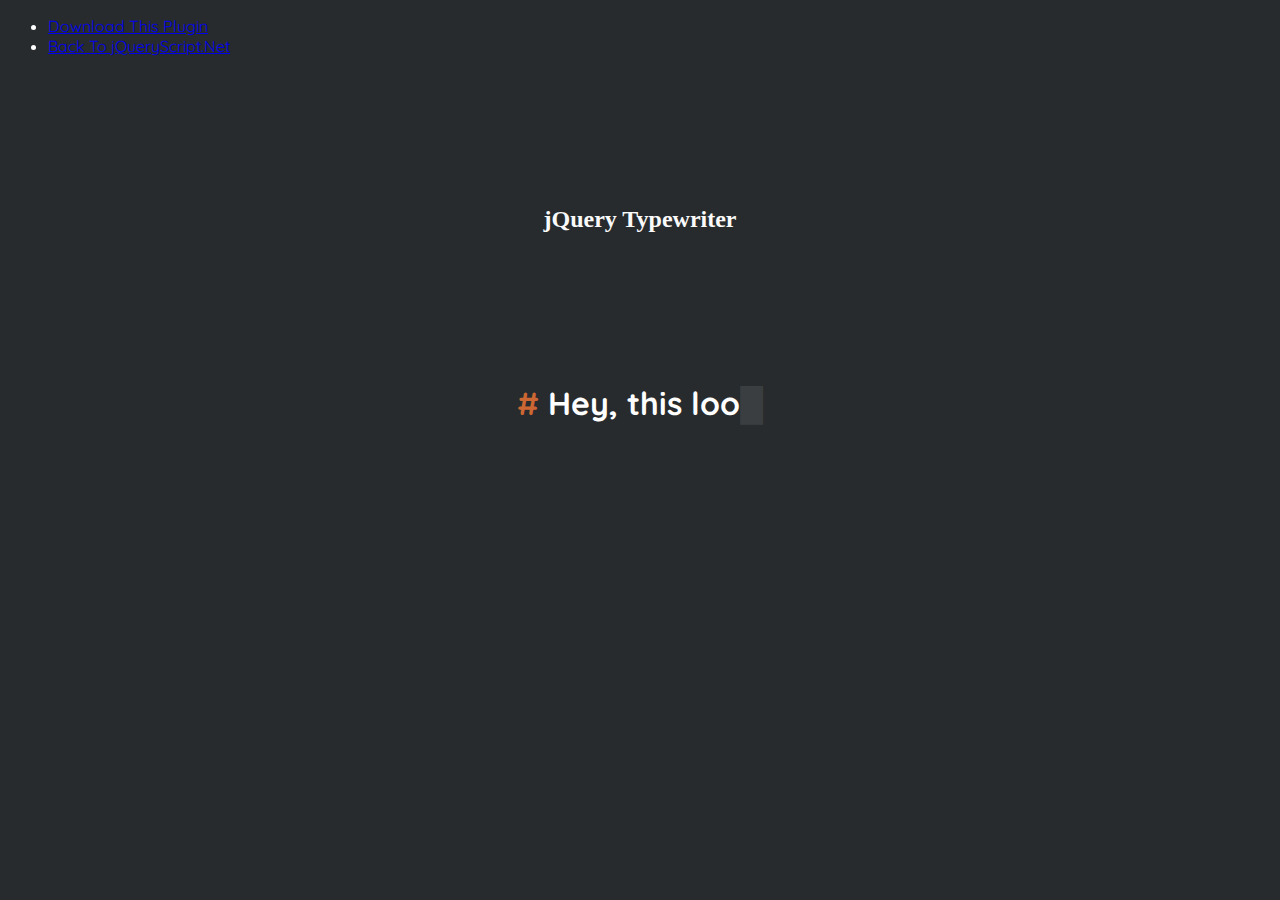
<file: plugins/terminal-style/index.html>
<!doctype html>
<html>
<head>
<meta charset="utf-8">
<meta http-equiv="X-UA-Compatible" content="IE=edge,chrome=1">
<meta name="viewport" content="width=device-width, initial-scale=1">
<title>jQuery Typewriter Demo Page</title>
<link href="http://www.jqueryscript.net/css/jquerysctipttop.css" rel="stylesheet" type="text/css">
<link href='https://fonts.googleapis.com/css?family=Quicksand' rel='stylesheet' type='text/css'>
<style>
body {
	font-family: 'Quicksand', serif;
	background-color: #272B2E;
	color: #FFF;
}

#typewriter-prefix {
	color: #CC6633;
}
.container { margin:150px auto; text-align:center; max-width:600px;}
h2 { margin-bottom:150px; font-family:'Open Sans'; color:#fafafa;}
</style>
</head>

<body>
<div id="jquery-script-menu">
<div class="jquery-script-center">
<ul>
<li><a href="http://www.jqueryscript.net/animation/Terminal-style-Text-Typing-Plugin-jQuery-Typewriter.html">Download This Plugin</a></li>
<li><a href="http://www.jqueryscript.net/">Back To jQueryScript.Net</a></li>
</ul>
<div class="jquery-script-ads"><script type="text/javascript"><!--
google_ad_client = "ca-pub-2783044520727903";
/* jQuery_demo */
google_ad_slot = "2780937993";
google_ad_width = 728;
google_ad_height = 90;
//-->
</script>
<script type="text/javascript"
src="http://pagead2.googlesyndication.com/pagead/show_ads.js">
</script></div>
<div class="jquery-script-clear"></div>
</div>
</div>
<div class="container">
<h2>jQuery Typewriter</h1>
<h1 id="typewriter"></h1>
</div>
<script src="https://code.jquery.com/jquery-1.12.4.min.js"></script>
<script src="jquery.typewriter.js"></script>
<script>
$('#typewriter').typewriter({
	prefix : "# ",
	text : ["Hey, this looks cool, right ?", "This keeps looping again and again.", "Wanna use this cool plugin ?", "See below given usage instructions."],
	typeDelay : 50,
	waitingTime : 1500,
	blinkSpeed : 200
});
</script>
<script type="text/javascript">

  var _gaq = _gaq || [];
  _gaq.push(['_setAccount', 'UA-36251023-1']);
  _gaq.push(['_setDomainName', 'jqueryscript.net']);
  _gaq.push(['_trackPageview']);

  (function() {
    var ga = document.createElement('script'); ga.type = 'text/javascript'; ga.async = true;
    ga.src = ('https:' == document.location.protocol ? 'https://ssl' : 'http://www') + '.google-analytics.com/ga.js';
    var s = document.getElementsByTagName('script')[0]; s.parentNode.insertBefore(ga, s);
  })();

</script>
</body>
</html>
</file>
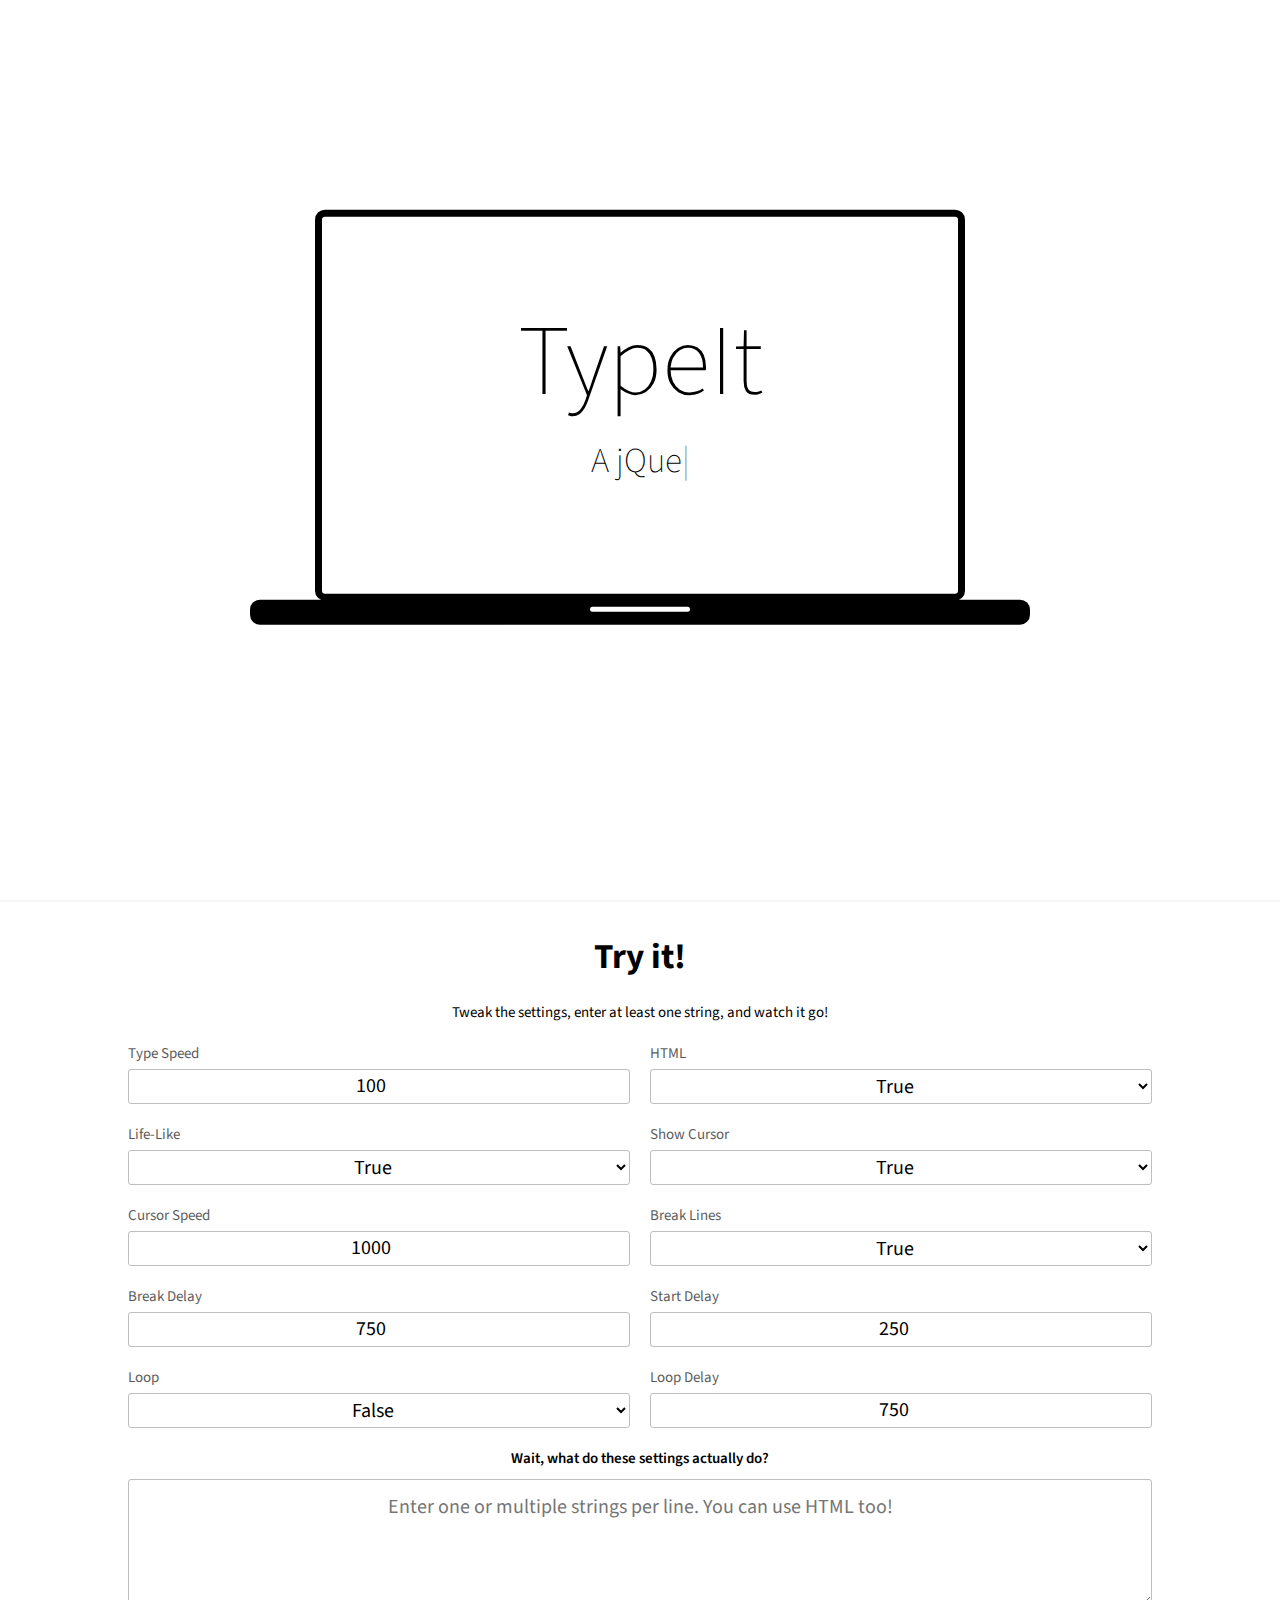
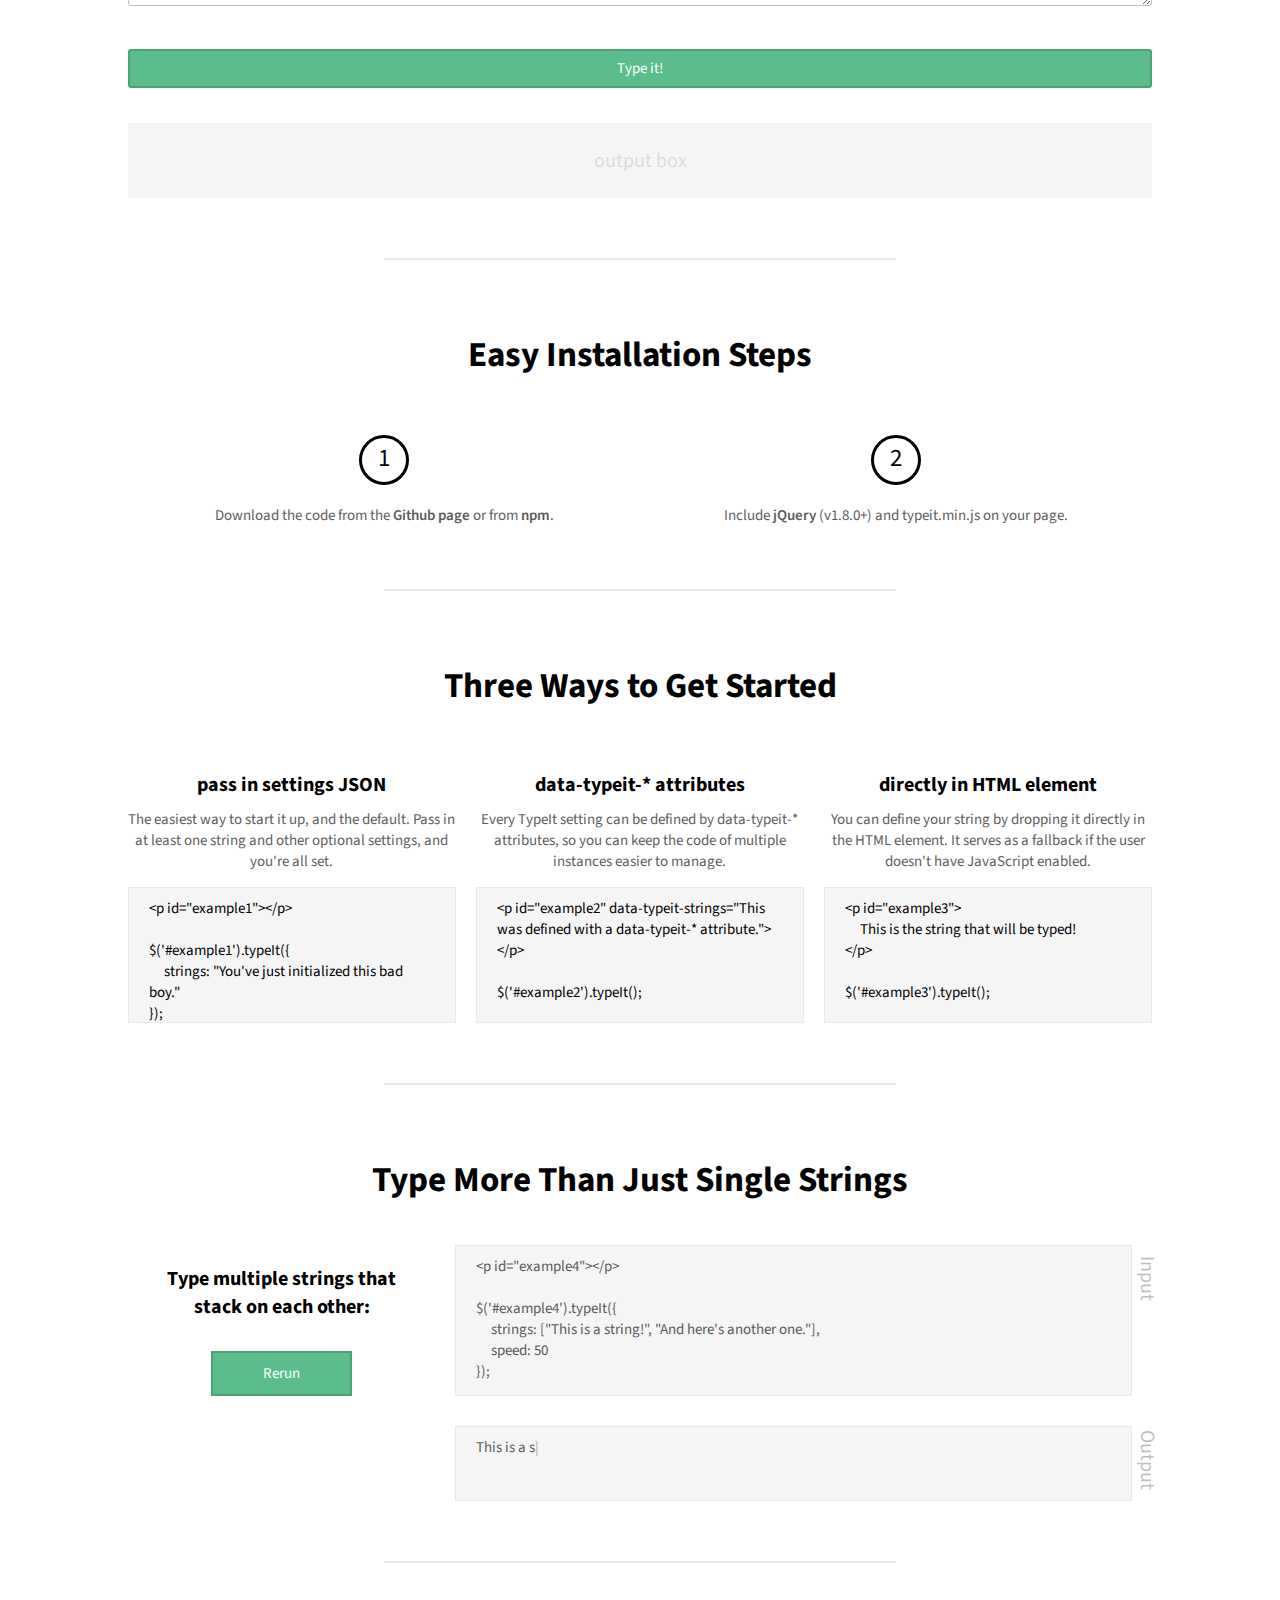
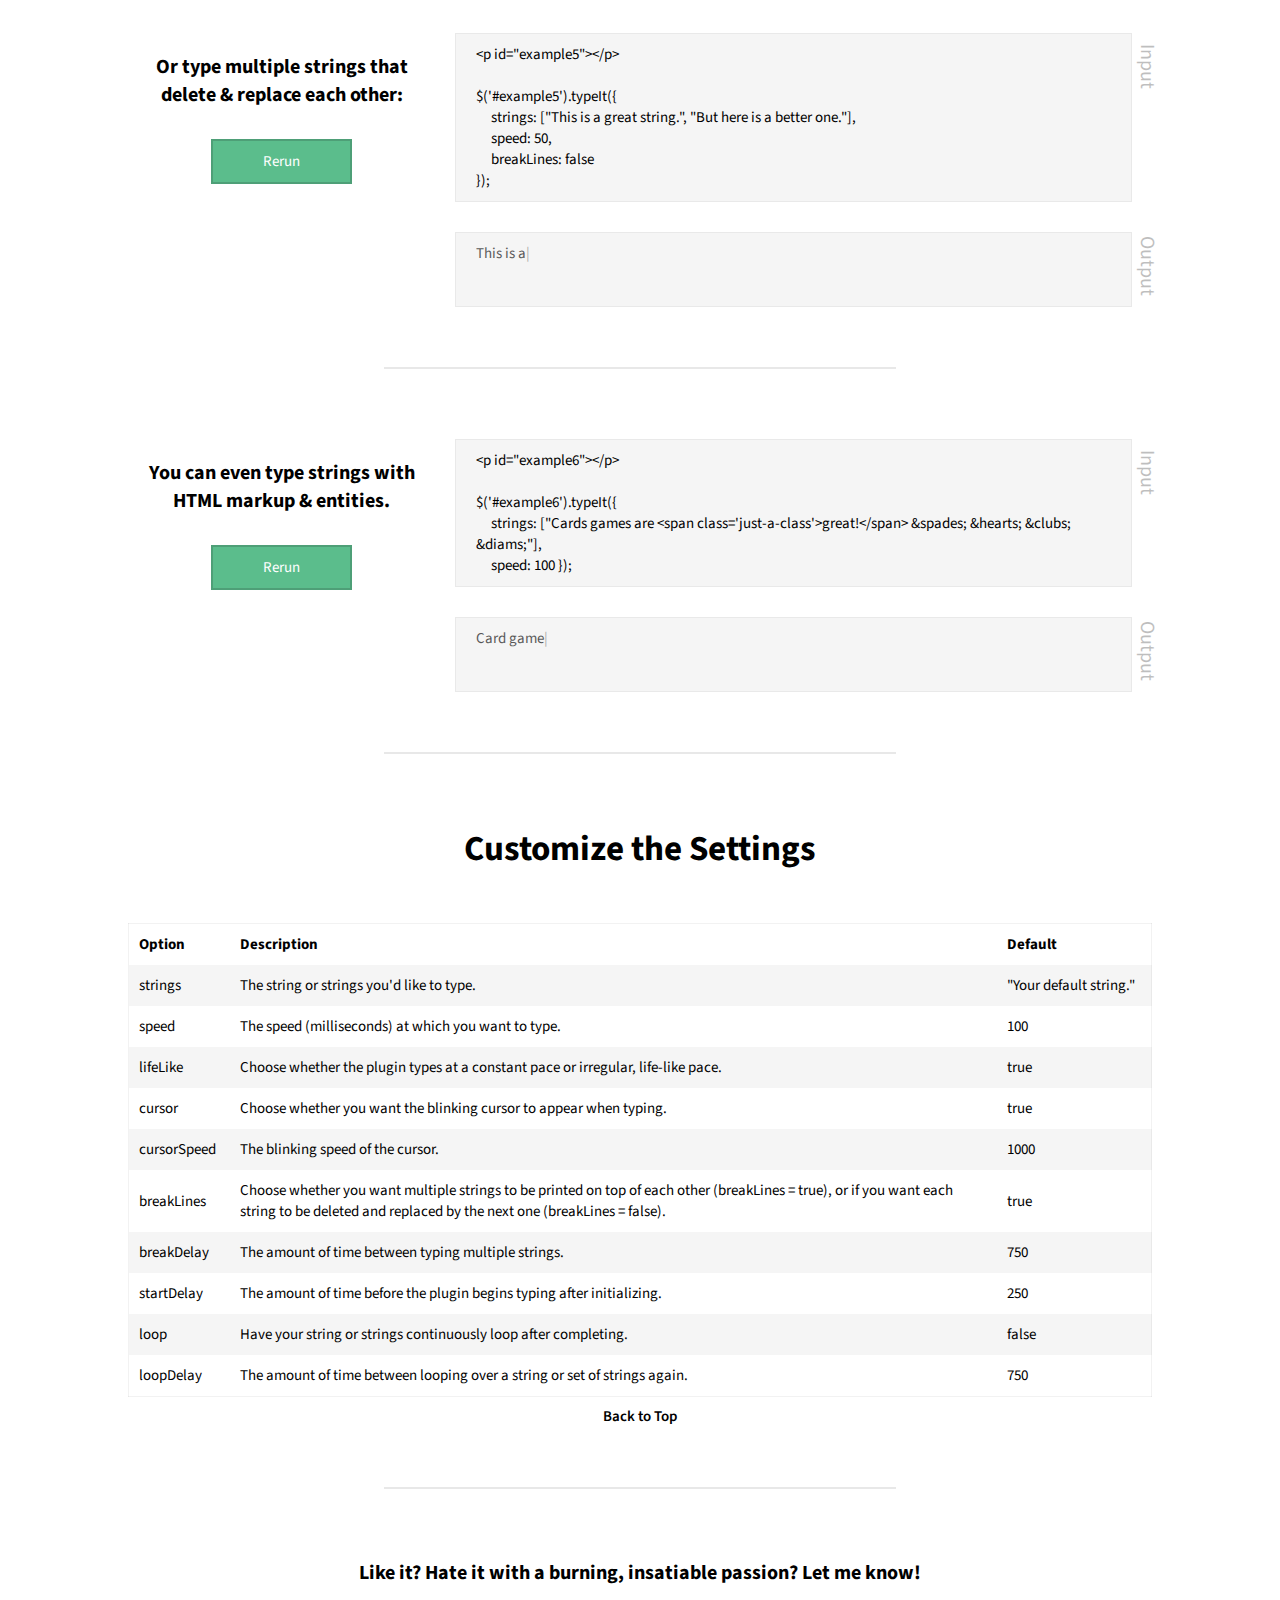
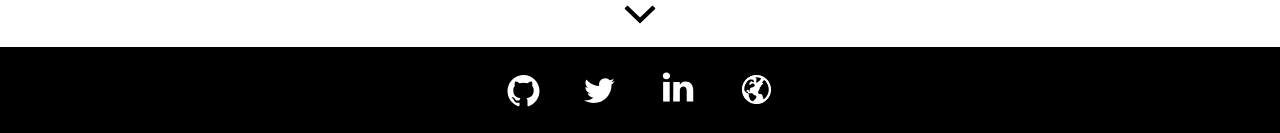
<file: plugins/terminal-text-effect-typeIt/index.html>
<!DOCTYPE html>
<html>
  <head>
    <link rel="shortcut icon" href="src/img/favicon.ico" type="image/x-icon"/>
    <link href='https://fonts.googleapis.com/css?family=Source+Sans+Pro:200,200italic,400,600,600italic,700' rel='stylesheet' type='text/css'>
    <link rel="stylesheet" type="text/css" href="src/style.css">

    <meta name="viewport" content="width=device-width, initial-scale=1">
    
    <meta name="keywords" content="jQuery,animated typing,JavaScript plugin,jQuery plugin">
    <meta name="author" content="Alex MacArthur">

    <meta property="og:image" content="http://macarthur.me/typeit/src/img/og-logo.jpg">
    <meta property="og:type" content="website">
    <meta property="og:title" content="TypeIt. A jQuery Animated Typing Plugin.">
    <meta property="og:url" content="http://macarthur.me/typeit">
    <meta property="og:description" content="TypeIt is a jQuery plugin that enables you to easily type single or multiple strings of text in the browser.">

    <meta name="twitter:card" content="summary">
    <meta name="twitter:title" content="TypeIt. A jQuery Animated Typing Plugin.">
    <meta name="twitter:description" content="TypeIt is a jQuery plugin that enables you to easily type single or multiple strings of text in the browser.">
    <meta name="twitter:image" content="http://macarthur.me/typeit/src/img/og-logo.jpg">
    <title>TypeIt | A jQuery Typing Plugin</title>

  </head>

  <body>
    <a name="top"></a>

    <header id="header">
      <div class="header-content">


        <div class="computer">
          <div class="content monitor">
            <div class="monitor-content">
              <h1 class="main-header">TypeIt</h1>
              <span id="typeit-box"></span>
            </div>
          </div>
          <div class="base">
            <div class="power"></div>
          </div>
        </div>

      </div>
   
    </header>

  

    <div class="container">

      <section>

        <form id="TIInput">

          <h2 class="ti-header">Try it!</h2>
          <span class="info">Tweak the settings, enter at least one string, and watch it go!</span>

          <div class="options-holder">

            <div class="ti-option-box">
              <label>Type Speed</labeL>
              <input class="ti-option" type="number" id="iSpeed" placeholder="speed">
            </div>

            <div class="ti-option-box">
              <label>HTML</labeL>
              <select class="ti-option" id="iHTML">
                <option value="true" selected>True</option>
                <option value="false">False</option>
              </select>
            </div>

            <div class="ti-option-box">
              <label>Life-Like</labeL>
              <select class="ti-option" id="iLifeLike">
                <option value="true" selected>True</option>
                <option value="false">False</option>
              </select>
            </div>

            <div class="ti-option-box">
              <label>Show Cursor</labeL>
              <select class="ti-option" id="iCursor">
                <option value="true" selected>True</option>
                <option value="false">False</option>
              </select>
            </div>

            <div class="ti-option-box">
              <label>Cursor Speed</labeL>
              <input class="ti-option" type="number" id="iCursorSpeed" placeholder="cursorSpeed">
            </div>

            <div class="ti-option-box">
              <label>Break Lines</labeL>
              <select class="ti-option" id="iBreakLines">
                <option value="true" selected>True</option>
                <option value="false">False</option>
              </select>
            </div>

            <div class="ti-option-box">
              <label>Break Delay</labeL>
              <input class="ti-option" type="number" id="iBreakDelay" placeholder="breakDelay">
            </div>

            <div class="ti-option-box">
              <label>Start Delay</labeL>
              <input class="ti-option" type="number" id="iStartDelay" placeholder="startDelay">
            </div>

            <div class="ti-option-box">
              <label>Loop</labeL>
              <select class="ti-option" id="iLoop">
                <option value="true">True</option>
                <option value="false" selected>False</option>
              </select>
            </div>

            <div class="ti-option-box">
              <label>Loop Delay</labeL>
              <input class="ti-option" type="number" id="iLoopDelay" placeholder="loopDelay">
            </div>

            <a href="#options" class="settings-link">Wait, what do these settings actually do?</a>

            <textarea rows="3" id="stringTI" placeholder="Enter one or multiple strings per line. You can use HTML too!"></textarea>

          </div>

          <input type="submit" id="TISubmit" value="Type it!">

        </form>

        <div id="TIOutputBox">

          <div id="TIOutput">

            <span id="tempText">output box</span>

          </div>

        </div>

        <a id="scrollTo"></a>

      </section>

      <hr class="section-divider">

      <section class="setup-section">

        <h2>Easy Installation Steps</h2>

        <div class="install-blocks">

          <div class="install-block">

            <div class="step-num">1</div>

            <p>Download the code from the <a href="https://github.com/alexmacarthur/typeit">Github page</a> or from <a href="https://www.npmjs.com/package/typeit">npm</a>.</p>

          </div>

          <div class="install-block">

            <div class="step-num">2</div>

            <p>Include <a href="https://code.jquery.com/">jQuery</a> (v1.8.0+) and typeit.min.js on your page.</p>

          </div>

        </div>

      </section>

      <hr class="section-divider">

      <section class="setup-section">

        <h2>Three Ways to Get Started</h2>

        <div class="setup-blocks">

          <div class="setup-block">
            <h3>pass in settings JSON</h3>
            <p class="description">The easiest way to start it up, and the default. Pass in at least one string and other optional settings, and you're all set.</p>
            <div class="code-block setup-code-block">

              &lt;p id=&quot;example1&quot;&gt;&lt;/p&gt;

              <br>
              <br>

              $('#example1').typeIt({<br>
                &nbsp;&nbsp;&nbsp;&nbsp;&nbsp;strings: "You've just initialized this bad boy."<br>
              });

            </div>
          </div>

          <div class="setup-block">
            <h3>data-typeit-* attributes</h3>
            <p class="description">Every TypeIt setting can be defined by data-typeit-* attributes, so you can keep the code of multiple instances easier to manage.</p>
            <div class="code-block setup-code-block">

              &lt;p id=&quot;example2&quot; data-typeit-strings=&quot;This was defined with a data-typeit-* attribute.&quot;&gt;&lt;/p&gt;

              <br>
              <br>

              $('#example2').typeIt();

            </div>
          </div>

          <div class="setup-block">
            <h3>directly in HTML element</h3>
            <p class="description">You can define your string by dropping it directly in the HTML element. It serves as a fallback if the user doesn't have JavaScript enabled.</p>
            <div class="code-block setup-code-block">

              &lt;p id=&quot;example3&quot;&gt;<br>&nbsp;&nbsp;&nbsp;&nbsp;&nbsp;This is the string that will be typed!<br>&lt;/p&gt;

              <br>
              <br>

              $('#example3').typeIt();

            </div>
          </div>

        </div>

      </section>

      <hr class="section-divider">

      <section>
        <h2>Type More Than Just Single Strings</h2>

        <div class="left">
          <h3>Type multiple strings that stack on each other:</h3>

          <button id="btn-example4">Rerun</button>
        </div>

        <div class="right">

          <div class="code-block code-input">
            <small>Input</small>

            <p>

            &lt;p id=&quot;example4&quot;&gt;&lt;/p&gt;

            <br>
            <br>

             $('#example4').typeIt({<br>
              &nbsp;&nbsp;&nbsp;&nbsp;&nbsp;strings: ["This is a string!", "And here's another one."],<br>
              &nbsp;&nbsp;&nbsp;&nbsp;&nbsp;speed: 50<br>
            });

          </div>

          <div class="code-block code-output">
            <small>Output</small>
            <p id="example4"></p>
          </div>

        </div>

      </section>

      <hr class="section-divider">

      <section>

        <div class="left">

          <h3>Or type multiple strings that delete &amp; replace each other:</h3>

          <button id="btn-example5">Rerun</button>

        </div>

        <div class="right">

          <div class="code-block code-input">
            <small>Input</small>

            &lt;p id=&quot;example5&quot;&gt;&lt;/p&gt;

            <br>
            <br>

             $('#example5').typeIt({<br>
              &nbsp;&nbsp;&nbsp;&nbsp;&nbsp;strings: ["This is a great string.", "But here is a better one."],<br>
              &nbsp;&nbsp;&nbsp;&nbsp;&nbsp;speed: 50,<br>
              &nbsp;&nbsp;&nbsp;&nbsp;&nbsp;breakLines: false<br>
            });

          </div>

          <div class="code-block code-output">
            <small>Output</small>
            <p id="example5"></p>
          </div>

        </div>

      </section>

      <hr class="section-divider">

      <section>

        <div class="left">

          <h3>You can even type strings with HTML markup &amp; entities.</h3>

          <button id="btn-example6">Rerun</button>

        </div>

        <div class="right">

          <div class="code-block code-input">
            <small>Input</small>

            &lt;p id=&quot;example6&quot;&gt;&lt;/p&gt;

            <br>
            <br>

             $('#example6').typeIt({<br>
              &nbsp;&nbsp;&nbsp;&nbsp;&nbsp;strings: ["Cards games are &lt;span class='just-a-class'&gt;great!&lt;/span&gt; &amp;spades; &amp;hearts; &amp;clubs; &amp;diams;"],<br>
              &nbsp;&nbsp;&nbsp;&nbsp;&nbsp;speed: 100
            });

          </div>

          <div class="code-block code-output">
            <small>Output</small>
            <p id="example6"></p>
          </div>

        </div>

      </section>

      <hr class="section-divider">

      <section>
        <a name="options"></a>

          <h2>Customize the Settings</h2>
          <br>

          <table>

            <tr>
              <th>Option</th>
              <th class="middle-th">Description</th>
              <th>Default</th>
            </tr>

            <tr>
              <td>strings</td>
              <td>The string or strings you'd like to type.</td>
              <td>"Your default string."</td>
            </tr>

            <tr>
              <td>speed</td>
              <td>The speed (milliseconds) at which you want to type.</td>
              <td>100</td>
            </tr>

            <tr>
              <td>lifeLike</td>
              <td>Choose whether the plugin types at a constant pace or irregular, life-like pace.</td>
              <td>true</td>
            </tr>

            <tr>
              <td>cursor</td>
              <td>Choose whether you want the blinking cursor to appear when typing.</td>
              <td>true</td>
            </tr>

            <tr>
              <td>cursorSpeed</td>
              <td>The blinking speed of the cursor.</td>
              <td>1000</td>
            </tr>

            <tr>
              <td>breakLines</td>
              <td>Choose whether you want multiple strings to be printed on top of each other (breakLines = true), or if you want each string to be deleted and replaced by the next one (breakLines = false).</td>
              <td>true</td>
            </tr>

            <tr>
              <td>breakDelay</td>
              <td>The amount of time between typing multiple strings.</td>
              <td>750</td>
            </tr>

            <tr>
              <td>startDelay</td>
              <td>The amount of time before the plugin begins typing after initializing.</td>
              <td>250</td>
            </tr>

            <tr>
              <td>loop</td>
              <td>Have your string or strings continuously loop after completing.</td>
              <td>false</td>
            </tr>

            <tr>
              <td>loopDelay</td>
              <td>The amount of time between looping over a string or set of strings again.</td>
              <td>750</td>
            </tr>

          </table>

      </section>

      <br>
      <a href="#top">Back to Top</a>

      <hr class="section-divider">

      <section>
        <h3 class="like-it">Like it? Hate it with a burning, insatiable passion? Let me know!</h3>
        <svg class="chevron" id="Layer_1" style="enable-background:new 0 0 512 512;" version="1.1" viewBox="0 0 512 512" xml:space="preserve" xmlns="http://www.w3.org/2000/svg" xmlns:xlink="http://www.w3.org/1999/xlink"><path d="M256,298.3L256,298.3L256,298.3l174.2-167.2c4.3-4.2,11.4-4.1,15.8,0.2l30.6,29.9c4.4,4.3,4.5,11.3,0.2,15.5L264.1,380.9  c-2.2,2.2-5.2,3.2-8.1,3c-3,0.1-5.9-0.9-8.1-3L35.2,176.7c-4.3-4.2-4.2-11.2,0.2-15.5L66,131.3c4.4-4.3,11.5-4.4,15.8-0.2L256,298.3  z"/></svg>
      </section>

    </div>

    <footer>

      <ul class="connect-list">
        <li class="connect-item">
          <a href="http://www.github.com/alexmacarthur">
            <svg enable-background="new 0 0 32 32" id="Layer_1" version="1.0" viewBox="0 0 32 32" xml:space="preserve" xmlns="http://www.w3.org/2000/svg" xmlns:xlink="http://www.w3.org/1999/xlink"><path clip-rule="evenodd" d="M16.003,0C7.17,0,0.008,7.162,0.008,15.997  c0,7.067,4.582,13.063,10.94,15.179c0.8,0.146,1.052-0.328,1.052-0.752c0-0.38,0.008-1.442,0-2.777  c-4.449,0.967-5.371-2.107-5.371-2.107c-0.727-1.848-1.775-2.34-1.775-2.34c-1.452-0.992,0.109-0.973,0.109-0.973  c1.605,0.113,2.451,1.649,2.451,1.649c1.427,2.443,3.743,1.737,4.654,1.329c0.146-1.034,0.56-1.739,1.017-2.139  c-3.552-0.404-7.286-1.776-7.286-7.906c0-1.747,0.623-3.174,1.646-4.292C7.28,10.464,6.73,8.837,7.602,6.634  c0,0,1.343-0.43,4.398,1.641c1.276-0.355,2.645-0.532,4.005-0.538c1.359,0.006,2.727,0.183,4.005,0.538  c3.055-2.07,4.396-1.641,4.396-1.641c0.872,2.203,0.323,3.83,0.159,4.234c1.023,1.118,1.644,2.545,1.644,4.292  c0,6.146-3.74,7.498-7.304,7.893C19.479,23.548,20,24.508,20,26c0,2,0,3.902,0,4.428c0,0.428,0.258,0.901,1.07,0.746  C27.422,29.055,32,23.062,32,15.997C32,7.162,24.838,0,16.003,0z" fill="#181616" fill-rule="evenodd"/><g/><g/><g/><g/><g/><g/></svg>
          </a>
        </li>
        <li class="connect-item">
          <a href="http://www.twitter.com/amacarthur">
           <?xml version="1.0" ?><!DOCTYPE svg  PUBLIC '-//W3C//DTD SVG 1.1//EN'  'http://www.w3.org/Graphics/SVG/1.1/DTD/svg11.dtd'><svg enable-background="new 0 0 56.693 56.693" d="Layer_1" version="1.1" viewBox="0 0 56.693 56.693" xml:space="preserve" xmlns="http://www.w3.org/2000/svg" xmlns:xlink="http://www.w3.org/1999/xlink"><path d="M52.837,15.065c-1.811,0.805-3.76,1.348-5.805,1.591c2.088-1.25,3.689-3.23,4.444-5.592c-1.953,1.159-4.115,2-6.418,2.454  c-1.843-1.964-4.47-3.192-7.377-3.192c-5.581,0-10.106,4.525-10.106,10.107c0,0.791,0.089,1.562,0.262,2.303  c-8.4-0.422-15.848-4.445-20.833-10.56c-0.87,1.492-1.368,3.228-1.368,5.082c0,3.506,1.784,6.6,4.496,8.412  c-1.656-0.053-3.215-0.508-4.578-1.265c-0.001,0.042-0.001,0.085-0.001,0.128c0,4.896,3.484,8.98,8.108,9.91  c-0.848,0.23-1.741,0.354-2.663,0.354c-0.652,0-1.285-0.063-1.902-0.182c1.287,4.015,5.019,6.938,9.441,7.019  c-3.459,2.711-7.816,4.327-12.552,4.327c-0.815,0-1.62-0.048-2.411-0.142c4.474,2.869,9.786,4.541,15.493,4.541  c18.591,0,28.756-15.4,28.756-28.756c0-0.438-0.009-0.875-0.028-1.309C49.769,18.873,51.483,17.092,52.837,15.065z"/></svg>
          </a>  
        </li>
        <li class="connect-item">
          <a href="https://www.linkedin.com/in/alexmacarthur">
            <svg id="Layer_1" style="enable-background:new 0 0 128 128;" version="1.1" viewBox="0 0 128 128" xml:space="preserve" xmlns="http://www.w3.org/2000/svg" xmlns:xlink="http://www.w3.org/1999/xlink"><style type="text/css">
            <![CDATA[
              .st0{fill-rule:evenodd;clip-rule:evenodd;}
            ]]>
            </style><g><rect height="62.915" width="20.914" x="16.452" y="47.708"/><path d="M27.048,17.377c-7.155,0-11.838,4.695-11.838,10.868c0,6.041,4.545,10.877,11.562,10.877h0.141   c7.293,0,11.832-4.836,11.832-10.877C38.607,22.072,34.206,17.377,27.048,17.377z"/><path d="M88.706,46.229c-11.11,0-16.075,6.116-18.853,10.396v0.204h-0.135c0.039-0.064,0.096-0.138,0.135-0.204v-8.917H48.937   c0.279,5.904,0,62.915,0,62.915h20.917V75.486c0-1.884,0.141-3.754,0.693-5.1c1.515-3.761,4.954-7.65,10.734-7.65   c7.569,0,10.597,5.772,10.597,14.227v33.661h20.914V74.545C112.791,55.22,102.473,46.229,88.706,46.229z"/></g></svg>
          </a>
        </li>
        <li class="connect-item">
        <a href="http://macarthur.me">
          <svg enable-background="new 0 0 24 24" id="Layer_1" version="1.0" viewBox="0 0 24 24" xml:space="preserve" xmlns="http://www.w3.org/2000/svg" xmlns:xlink="http://www.w3.org/1999/xlink"><path d="M21.7,12c0,5.4-4.4,9.7-9.7,9.7S2.3,17.4,2.3,12S6.6,2.3,12,2.3S21.7,6.6,21.7,12z M11.9,16.6c0-0.2-0.1-0.3-0.3-0.4  C11,16,10.4,16,9.9,15.5c-0.1-0.2-0.1-0.4-0.2-0.6c-0.2-0.2-0.7-0.3-1-0.4c-0.4,0-0.8,0-1.3,0c-0.2,0-0.5,0-0.7,0  c-0.3-0.1-0.5-0.5-0.7-0.8C6,13.6,6,13.4,5.8,13.4c-0.2-0.1-0.4,0.1-0.6,0c-0.1-0.1-0.1-0.2-0.1-0.3c0-0.3,0.2-0.6,0.4-0.8  c0.3-0.2,0.6,0.1,0.9,0.1c0.1,0,0.1,0,0.2,0.1C6.9,12.6,7,13,7,13.3c0,0.1,0,0.2,0,0.2c0,0.1,0.1,0.1,0.2,0.1c0.1-0.5,0.1-1,0.2-1.5  c0-0.6,0.6-1.2,1.1-1.4c0.2-0.1,0.3,0.1,0.5,0c0.6-0.2,2.1-0.8,1.8-1.6C10.6,8.4,10,7.7,9.2,7.8C9,7.9,8.9,8,8.7,8.1  C8.4,8.3,7.8,8.9,7.5,8.9C7,8.8,7,8.1,7.1,7.8c0.1-0.4,1-1.7,1.6-1.5C8.8,6.4,9,6.6,9.1,6.7c0.2,0.1,0.5,0.1,0.8,0.1  c0.1,0,0.2,0,0.3-0.1c0.1-0.1,0.1-0.1,0.1-0.2c0-0.3-0.3-0.6-0.5-0.8C9.6,5.5,9.3,5.3,9,5.2C8,4.9,6.4,5.3,5.6,6  C4.8,6.7,4.2,7.9,3.8,8.9C3.6,9.5,3.4,10.3,3.3,11c-0.1,0.5-0.2,0.9,0.1,1.4C3.7,13,4.3,13.6,4.9,14c0.4,0.3,1.2,0.3,1.6,0.8  c0.3,0.4,0.2,0.9,0.2,1.4c0,0.6,0.4,1.1,0.6,1.6c0.1,0.3,0.2,0.7,0.3,1c0,0.1,0.1,0.7,0.1,0.8c0.6,0.3,1.1,0.6,1.8,0.8  c0.1,0,0.5-0.6,0.5-0.7c0.3-0.3,0.5-0.7,0.8-0.9c0.2-0.1,0.4-0.2,0.6-0.4c0.2-0.2,0.3-0.6,0.4-0.9C11.9,17.3,12,16.9,11.9,16.6z   M12.1,7.4c0.1,0,0.2-0.1,0.4-0.2c0.3-0.2,0.6-0.5,0.9-0.7c0.3-0.2,0.6-0.5,0.8-0.7c0.3-0.2,0.5-0.6,0.6-0.9  c0.1-0.2,0.4-0.6,0.3-0.9c-0.1-0.2-0.6-0.3-0.8-0.4c-0.8-0.2-1.5-0.3-2.3-0.3c-0.3,0-0.7,0.1-0.8,0.4c-0.1,0.5,0.3,0.4,0.7,0.5  c0,0,0.1,0.8,0.1,0.9c0.1,0.5-0.2,0.8-0.2,1.3c0,0.3,0,0.8,0.2,1C12,7.4,12.1,7.4,12.1,7.4z M20.5,14.4c0.1-0.2,0.1-0.5,0.2-0.7  c0.1-0.5,0.1-1,0.1-1.5c0-1-0.1-2-0.4-2.9C20.2,9,20.1,8.7,20,8.4c-0.2-0.5-0.5-1-0.9-1.4c-0.4-0.5-0.9-1.9-1.8-1.5  c-0.3,0.1-0.5,0.5-0.7,0.7c-0.2,0.3-0.4,0.6-0.6,0.9c-0.1,0.1-0.2,0.3-0.1,0.4c0,0.1,0.1,0.1,0.2,0.1c0.2,0.1,0.3,0.1,0.5,0.2  c0.1,0,0.2,0.1,0.1,0.2c0,0,0,0.1-0.1,0.1c-0.5,0.5-1,0.9-1.5,1.4c-0.1,0.1-0.2,0.3-0.2,0.4c0,0.1,0.1,0.1,0.1,0.2  c0,0.1-0.1,0.1-0.2,0.2c-0.2,0.1-0.4,0.2-0.5,0.3c-0.1,0.2,0,0.5-0.1,0.7c-0.1,0.5-0.4,0.9-0.6,1.4c-0.2,0.3-0.3,0.6-0.5,0.9  c0,0.4-0.1,0.7,0.1,1c0.5,0.7,1.4,0.3,2.1,0.6c0.2,0.1,0.4,0.1,0.5,0.3c0.3,0.3,0.3,0.8,0.4,1.1c0.1,0.4,0.2,0.8,0.4,1.2  c0.1,0.5,0.3,1,0.4,1.4c0.9-0.7,1.7-1.5,2.3-2.5C19.9,16,20.2,15.2,20.5,14.4z"/><path d="M12,2C6.5,2,2,6.5,2,12c0,5.5,4.5,10,10,10c5.5,0,10-4.5,10-10C22,6.5,17.5,2,12,2z M12,20.4c-4.6,0-8.4-3.8-8.4-8.4  S7.4,3.6,12,3.6s8.4,3.8,8.4,8.4S16.6,20.4,12,20.4z"/></svg>
        </a></li>
      </ul>

    </footer>

    <script src="https://code.jquery.com/jquery-2.1.4.min.js"></script>
    <script src="dist/typeit.min.js"></script>
    <script src="src/scripts.min.js"></script>

    <script>
      (function(i,s,o,g,r,a,m){i['GoogleAnalyticsObject']=r;i[r]=i[r]||function(){
      (i[r].q=i[r].q||[]).push(arguments)},i[r].l=1*new Date();a=s.createElement(o),
      m=s.getElementsByTagName(o)[0];a.async=1;a.src=g;m.parentNode.insertBefore(a,m)
      })(window,document,'script','//www.google-analytics.com/analytics.js','ga');

      ga('create', 'UA-69226290-1', 'auto');
      ga('send', 'pageview');
    </script>

  </body>
</html>
</file>
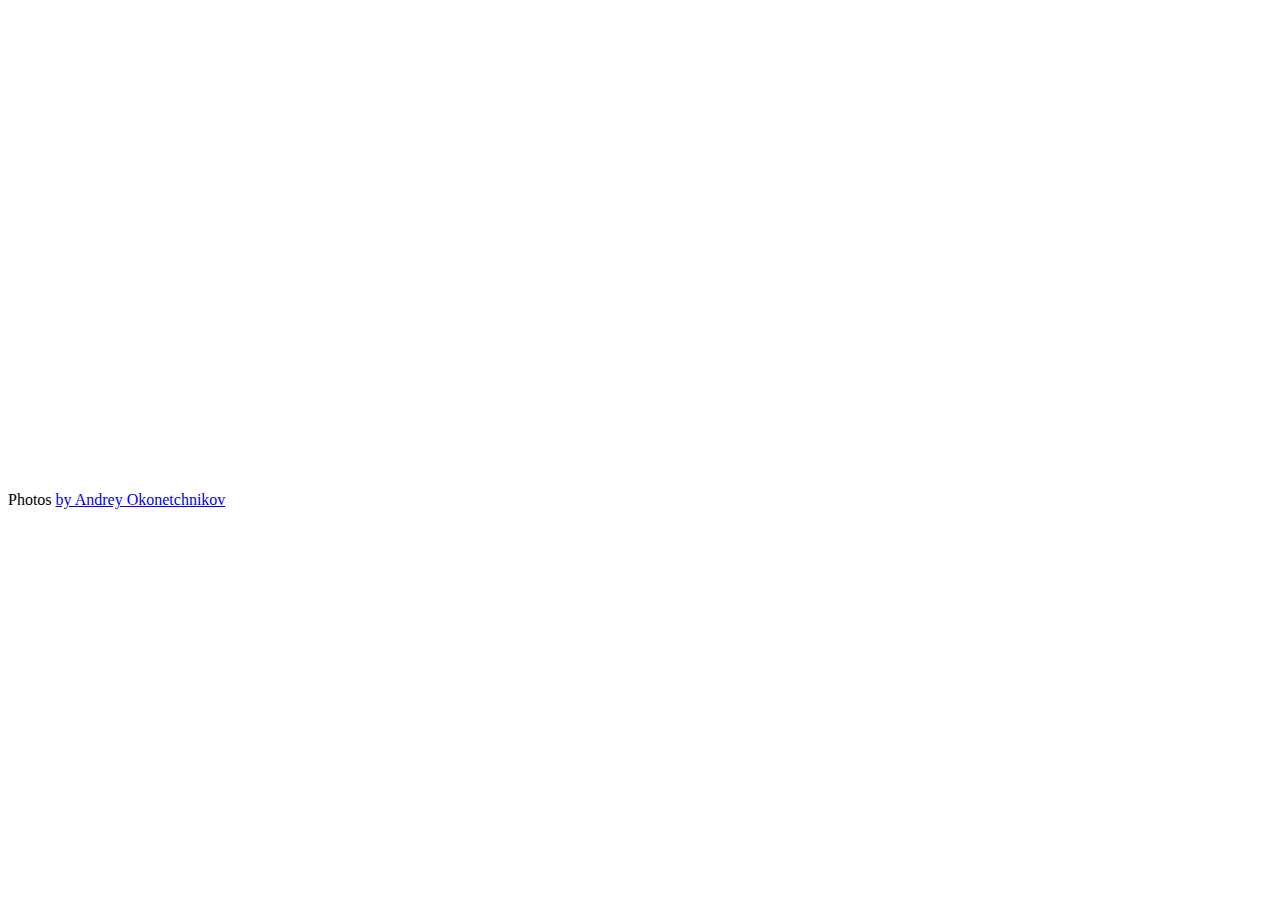
<file: plugins/fotorama/example.html>
<!DOCTYPE html>
<html>
<head>
  <title>Basic fotorama</title>
  <meta charset="utf-8">
  <meta name="viewport" content="width=device-width">

  <!-- jQuery -->
  <script src="http://code.jquery.com/jquery-1.10.2.min.js"></script>

  <!-- Fotorama -->
  <link href="fotorama.css" rel="stylesheet">
  <script src="fotorama.js"></script>

  <!-- Just don’t want to repeat this prefix in every img[src] -->
  <base href="http://s.fotorama.io/okonechnikov/">
</head>

<body>

<!-- Fotorama -->
<div class="fotorama" data-width="700" data-ratio="700/467" data-max-width="100%">
  <img src="1-lo.jpg">
  <img src="2-lo.jpg">
  <img src="9-lo.jpg">
  <img src="6-lo.jpg">
  <img src="5-lo.jpg">
</div>

<!-- © -->
<p>Photos <a href="http://okonet.ru/">by Andrey Okonetchnikov</a></p>
</body>
</html>
</file>
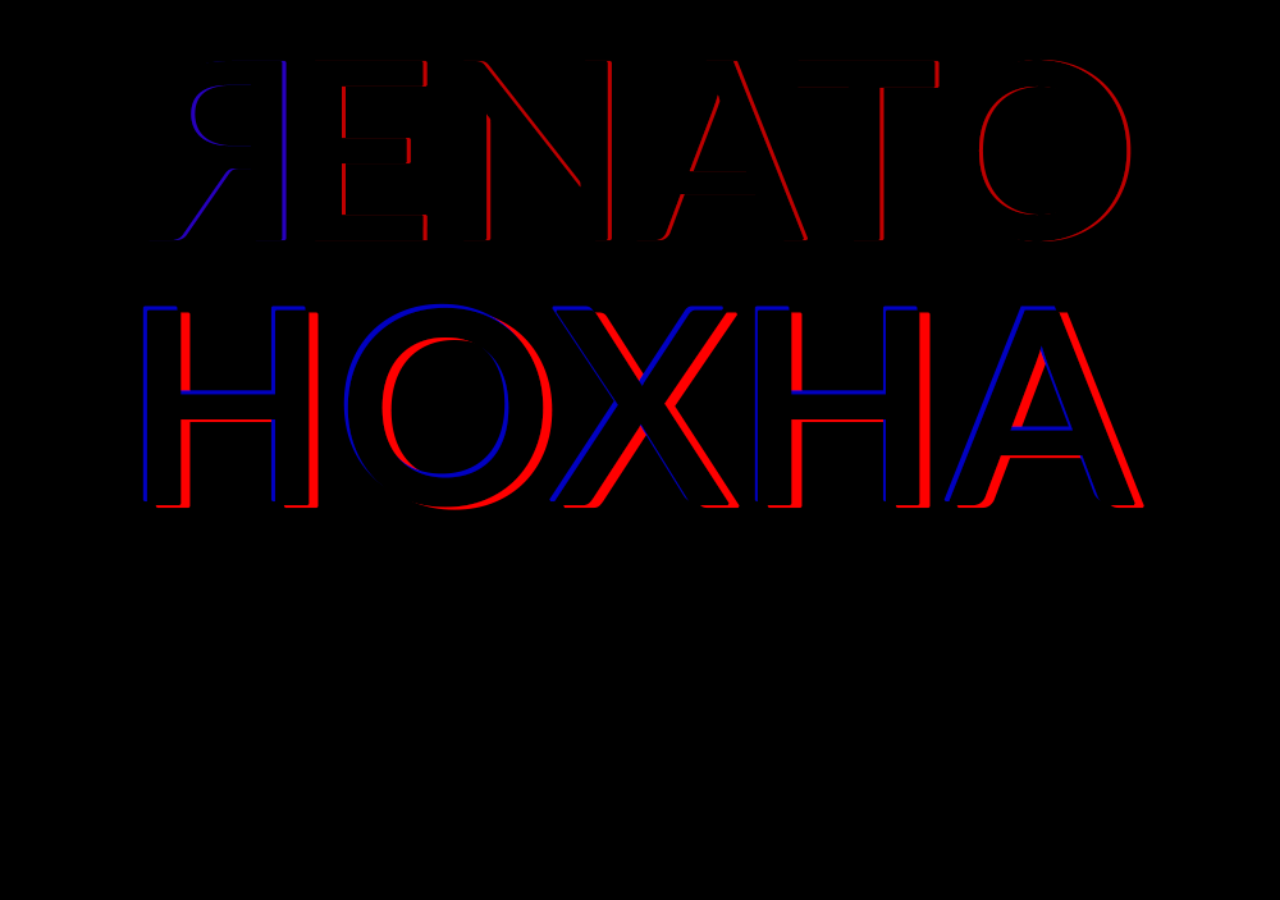
<file: plugins/mgGlitch/demo/mytest.html>
<!doctype html>
<html>
<head>
<meta charset="utf-8">
</head>
<style type="text/css">
	*{
  margin: 0;
  padding: 0;
	}
	body {
	  background: black;
	}
	canvas {
	  margin: 20px auto;  
	  display: block;
	}
</style>
<body>
	<canvas id="canvas"></canvas>

	<script type="text/javascript">
		var canvas = document.getElementById('canvas')
  , context = canvas.getContext('2d')
  , img = new Image()
  , w
  , h
  , offset
  , glitchInterval;

img.src = 'img/renato1.png';
img.onload = function() {
  init();
	window.onresize = init;
};

var init = function() {
	clearInterval(glitchInterval);
	canvas.width = w = window.innerWidth;
	offset = w * .1;
	canvas.height = h = ~~(400 * ((w - (offset * 2)) / img.width));
	glitchInterval = setInterval(function() {
		clear();
		context.drawImage(img, 0, 0, img.width, 400, offset, 0, w - (offset * 2), h);
		setTimeout(glitchImg, randInt(250, 1000));
	}, 500);
};

var clear = function() {
	context.rect(0, 0, w, h);
	context.fill();
};
    
var glitchImg = function() {
	for (var i = 0; i < randInt(1, 13); i++) {
		var x = Math.random() * w;
		var y = Math.random() * h;
		var spliceWidth = w - x;
		var spliceHeight = randInt(5, h / 3);
		context.drawImage(canvas, 0, y, spliceWidth, spliceHeight, x, y, spliceWidth, spliceHeight);
		context.drawImage(canvas, spliceWidth, y, x, spliceHeight, 0, y, x, spliceHeight);
	}
};

var randInt = function(a, b) {
	return ~~(Math.random() * (b - a) + a);
};
	</script>
</body>
</html>
</file>
<file: plugins/fotorama/fotorama.css>
/*!
 * Fotorama 4.6.4 | http://fotorama.io/license/
 */
.fotorama__arr:focus:after,.fotorama__fullscreen-icon:focus:after,.fotorama__html,.fotorama__img,.fotorama__nav__frame:focus .fotorama__dot:after,.fotorama__nav__frame:focus .fotorama__thumb:after,.fotorama__stage__frame,.fotorama__stage__shaft,.fotorama__video iframe{position:absolute;width:100%;height:100%;top:0;right:0;left:0;bottom:0}.fotorama--fullscreen,.fotorama__img{max-width:99999px!important;max-height:99999px!important;min-width:0!important;min-height:0!important;border-radius:0!important;box-shadow:none!important;padding:0!important}.fotorama__wrap .fotorama__grab{cursor:move;cursor:-webkit-grab;cursor:-o-grab;cursor:-ms-grab;cursor:grab}.fotorama__grabbing *{cursor:move;cursor:-webkit-grabbing;cursor:-o-grabbing;cursor:-ms-grabbing;cursor:grabbing}.fotorama__spinner{position:absolute!important;top:50%!important;left:50%!important}.fotorama__wrap--css3 .fotorama__arr,.fotorama__wrap--css3 .fotorama__fullscreen-icon,.fotorama__wrap--css3 .fotorama__nav__shaft,.fotorama__wrap--css3 .fotorama__stage__shaft,.fotorama__wrap--css3 .fotorama__thumb-border,.fotorama__wrap--css3 .fotorama__video-close,.fotorama__wrap--css3 .fotorama__video-play{-webkit-transform:translate3d(0,0,0);transform:translate3d(0,0,0)}.fotorama__caption,.fotorama__nav:after,.fotorama__nav:before,.fotorama__stage:after,.fotorama__stage:before,.fotorama__wrap--css3 .fotorama__html,.fotorama__wrap--css3 .fotorama__nav,.fotorama__wrap--css3 .fotorama__spinner,.fotorama__wrap--css3 .fotorama__stage,.fotorama__wrap--css3 .fotorama__stage .fotorama__img,.fotorama__wrap--css3 .fotorama__stage__frame{-webkit-transform:translateZ(0);transform:translateZ(0)}.fotorama__arr:focus,.fotorama__fullscreen-icon:focus,.fotorama__nav__frame{outline:0}.fotorama__arr:focus:after,.fotorama__fullscreen-icon:focus:after,.fotorama__nav__frame:focus .fotorama__dot:after,.fotorama__nav__frame:focus .fotorama__thumb:after{content:'';border-radius:inherit;background-color:rgba(0,175,234,.5)}.fotorama__wrap--video .fotorama__stage,.fotorama__wrap--video .fotorama__stage__frame--video,.fotorama__wrap--video .fotorama__stage__frame--video .fotorama__html,.fotorama__wrap--video .fotorama__stage__frame--video .fotorama__img,.fotorama__wrap--video .fotorama__stage__shaft{-webkit-transform:none!important;transform:none!important}.fotorama__wrap--css3 .fotorama__nav__shaft,.fotorama__wrap--css3 .fotorama__stage__shaft,.fotorama__wrap--css3 .fotorama__thumb-border{transition-property:-webkit-transform,width;transition-property:transform,width;transition-timing-function:cubic-bezier(0.1,0,.25,1);transition-duration:0ms}.fotorama__arr,.fotorama__fullscreen-icon,.fotorama__no-select,.fotorama__video-close,.fotorama__video-play,.fotorama__wrap{-webkit-user-select:none;-moz-user-select:none;-ms-user-select:none;user-select:none}.fotorama__select{-webkit-user-select:text;-moz-user-select:text;-ms-user-select:text;user-select:text}.fotorama__nav,.fotorama__nav__frame{margin:auto;padding:0}.fotorama__caption__wrap,.fotorama__nav__frame,.fotorama__nav__shaft{-moz-box-orient:vertical;display:inline-block;vertical-align:middle;*display:inline;*zoom:1}.fotorama__nav__frame,.fotorama__thumb-border{box-sizing:content-box}.fotorama__caption__wrap{box-sizing:border-box}.fotorama--hidden,.fotorama__load{position:absolute;left:-99999px;top:-99999px;z-index:-1}.fotorama__arr,.fotorama__fullscreen-icon,.fotorama__nav,.fotorama__nav__frame,.fotorama__nav__shaft,.fotorama__stage__frame,.fotorama__stage__shaft,.fotorama__video-close,.fotorama__video-play{-webkit-tap-highlight-color:transparent}.fotorama__arr,.fotorama__fullscreen-icon,.fotorama__video-close,.fotorama__video-play{background:url(fotorama.png) no-repeat}@media (-webkit-min-device-pixel-ratio:1.5),(min-resolution:2dppx){.fotorama__arr,.fotorama__fullscreen-icon,.fotorama__video-close,.fotorama__video-play{background:url(fotorama@2x.png) 0 0/96px 160px no-repeat}}.fotorama__thumb{background-color:#7f7f7f;background-color:rgba(127,127,127,.2)}@media print{.fotorama__arr,.fotorama__fullscreen-icon,.fotorama__thumb-border,.fotorama__video-close,.fotorama__video-play{background:none!important}}.fotorama{min-width:1px;overflow:hidden}.fotorama:not(.fotorama--unobtrusive)>*:not(:first-child){display:none}.fullscreen{width:100%!important;height:100%!important;max-width:100%!important;max-height:100%!important;margin:0!important;padding:0!important;overflow:hidden!important;background:#000}.fotorama--fullscreen{position:absolute!important;top:0!important;left:0!important;right:0!important;bottom:0!important;float:none!important;z-index:2147483647!important;background:#000;width:100%!important;height:100%!important;margin:0!important}.fotorama--fullscreen .fotorama__nav,.fotorama--fullscreen .fotorama__stage{background:#000}.fotorama__wrap{-webkit-text-size-adjust:100%;position:relative;direction:ltr;z-index:0}.fotorama__wrap--rtl .fotorama__stage__frame{direction:rtl}.fotorama__nav,.fotorama__stage{overflow:hidden;position:relative;max-width:100%}.fotorama__wrap--pan-y{-ms-touch-action:pan-y}.fotorama__wrap .fotorama__pointer{cursor:pointer}.fotorama__wrap--slide .fotorama__stage__frame{opacity:1!important}.fotorama__stage__frame{overflow:hidden}.fotorama__stage__frame.fotorama__active{z-index:8}.fotorama__wrap--fade .fotorama__stage__frame{display:none}.fotorama__wrap--fade .fotorama__fade-front,.fotorama__wrap--fade .fotorama__fade-rear,.fotorama__wrap--fade .fotorama__stage__frame.fotorama__active{display:block;left:0;top:0}.fotorama__wrap--fade .fotorama__fade-front{z-index:8}.fotorama__wrap--fade .fotorama__fade-rear{z-index:7}.fotorama__wrap--fade .fotorama__fade-rear.fotorama__active{z-index:9}.fotorama__wrap--fade .fotorama__stage .fotorama__shadow{display:none}.fotorama__img{-ms-filter:"alpha(Opacity=0)";filter:alpha(opacity=0);opacity:0;border:none!important}.fotorama__error .fotorama__img,.fotorama__loaded .fotorama__img{-ms-filter:"alpha(Opacity=100)";filter:alpha(opacity=100);opacity:1}.fotorama--fullscreen .fotorama__loaded--full .fotorama__img,.fotorama__img--full{display:none}.fotorama--fullscreen .fotorama__loaded--full .fotorama__img--full{display:block}.fotorama__wrap--only-active .fotorama__nav,.fotorama__wrap--only-active .fotorama__stage{max-width:99999px!important}.fotorama__wrap--only-active .fotorama__stage__frame{visibility:hidden}.fotorama__wrap--only-active .fotorama__stage__frame.fotorama__active{visibility:visible}.fotorama__nav{font-size:0;line-height:0;text-align:center;display:none;white-space:nowrap;z-index:5}.fotorama__nav__shaft{position:relative;left:0;top:0;text-align:left}.fotorama__nav__frame{position:relative;cursor:pointer}.fotorama__nav--dots{display:block}.fotorama__nav--dots .fotorama__nav__frame{width:18px;height:30px}.fotorama__nav--dots .fotorama__nav__frame--thumb,.fotorama__nav--dots .fotorama__thumb-border{display:none}.fotorama__nav--thumbs{display:block}.fotorama__nav--thumbs .fotorama__nav__frame{padding-left:0!important}.fotorama__nav--thumbs .fotorama__nav__frame:last-child{padding-right:0!important}.fotorama__nav--thumbs .fotorama__nav__frame--dot{display:none}.fotorama__dot{display:block;width:4px;height:4px;position:relative;top:12px;left:6px;border-radius:6px;border:1px solid #7f7f7f}.fotorama__nav__frame:focus .fotorama__dot:after{padding:1px;top:-1px;left:-1px}.fotorama__nav__frame.fotorama__active .fotorama__dot{width:0;height:0;border-width:3px}.fotorama__nav__frame.fotorama__active .fotorama__dot:after{padding:3px;top:-3px;left:-3px}.fotorama__thumb{overflow:hidden;position:relative;width:100%;height:100%}.fotorama__nav__frame:focus .fotorama__thumb{z-index:2}.fotorama__thumb-border{position:absolute;z-index:9;top:0;left:0;border-style:solid;border-color:#00afea;background-image:linear-gradient(to bottom right,rgba(255,255,255,.25),rgba(64,64,64,.1))}.fotorama__caption{position:absolute;z-index:12;bottom:0;left:0;right:0;font-family:'Helvetica Neue',Arial,sans-serif;font-size:14px;line-height:1.5;color:#000}.fotorama__caption a{text-decoration:none;color:#000;border-bottom:1px solid;border-color:rgba(0,0,0,.5)}.fotorama__caption a:hover{color:#333;border-color:rgba(51,51,51,.5)}.fotorama__wrap--rtl .fotorama__caption{left:auto;right:0}.fotorama__wrap--no-captions .fotorama__caption,.fotorama__wrap--video .fotorama__caption{display:none}.fotorama__caption__wrap{background-color:#fff;background-color:rgba(255,255,255,.9);padding:5px 10px}@-webkit-keyframes spinner{0%{-webkit-transform:rotate(0);transform:rotate(0)}100%{-webkit-transform:rotate(360deg);transform:rotate(360deg)}}@keyframes spinner{0%{-webkit-transform:rotate(0);transform:rotate(0)}100%{-webkit-transform:rotate(360deg);transform:rotate(360deg)}}.fotorama__wrap--css3 .fotorama__spinner{-webkit-animation:spinner 24s infinite linear;animation:spinner 24s infinite linear}.fotorama__wrap--css3 .fotorama__html,.fotorama__wrap--css3 .fotorama__stage .fotorama__img{transition-property:opacity;transition-timing-function:linear;transition-duration:.3s}.fotorama__wrap--video .fotorama__stage__frame--video .fotorama__html,.fotorama__wrap--video .fotorama__stage__frame--video .fotorama__img{-ms-filter:"alpha(Opacity=0)";filter:alpha(opacity=0);opacity:0}.fotorama__select{cursor:auto}.fotorama__video{top:32px;right:0;bottom:0;left:0;position:absolute;z-index:10}@-moz-document url-prefix(){.fotorama__active{box-shadow:0 0 0 transparent}}.fotorama__arr,.fotorama__fullscreen-icon,.fotorama__video-close,.fotorama__video-play{position:absolute;z-index:11;cursor:pointer}.fotorama__arr{position:absolute;width:32px;height:32px;top:50%;margin-top:-16px}.fotorama__arr--prev{left:2px;background-position:0 0}.fotorama__arr--next{right:2px;background-position:-32px 0}.fotorama__arr--disabled{pointer-events:none;cursor:default;*display:none;opacity:.1}.fotorama__fullscreen-icon{width:32px;height:32px;top:2px;right:2px;background-position:0 -32px;z-index:20}.fotorama__arr:focus,.fotorama__fullscreen-icon:focus{border-radius:50%}.fotorama--fullscreen .fotorama__fullscreen-icon{background-position:-32px -32px}.fotorama__video-play{width:96px;height:96px;left:50%;top:50%;margin-left:-48px;margin-top:-48px;background-position:0 -64px;opacity:0}.fotorama__wrap--css2 .fotorama__video-play,.fotorama__wrap--video .fotorama__stage .fotorama__video-play{display:none}.fotorama__error .fotorama__video-play,.fotorama__loaded .fotorama__video-play,.fotorama__nav__frame .fotorama__video-play{opacity:1;display:block}.fotorama__nav__frame .fotorama__video-play{width:32px;height:32px;margin-left:-16px;margin-top:-16px;background-position:-64px -32px}.fotorama__video-close{width:32px;height:32px;top:0;right:0;background-position:-64px 0;z-index:20;opacity:0}.fotorama__wrap--css2 .fotorama__video-close{display:none}.fotorama__wrap--css3 .fotorama__video-close{-webkit-transform:translate3d(32px,-32px,0);transform:translate3d(32px,-32px,0)}.fotorama__wrap--video .fotorama__video-close{display:block;opacity:1}.fotorama__wrap--css3.fotorama__wrap--video .fotorama__video-close{-webkit-transform:translate3d(0,0,0);transform:translate3d(0,0,0)}.fotorama__wrap--no-controls.fotorama__wrap--toggle-arrows .fotorama__arr,.fotorama__wrap--no-controls.fotorama__wrap--toggle-arrows .fotorama__fullscreen-icon{opacity:0}.fotorama__wrap--no-controls.fotorama__wrap--toggle-arrows .fotorama__arr:focus,.fotorama__wrap--no-controls.fotorama__wrap--toggle-arrows .fotorama__fullscreen-icon:focus{opacity:1}.fotorama__wrap--video .fotorama__arr,.fotorama__wrap--video .fotorama__fullscreen-icon{opacity:0!important}.fotorama__wrap--css2.fotorama__wrap--no-controls.fotorama__wrap--toggle-arrows .fotorama__arr,.fotorama__wrap--css2.fotorama__wrap--no-controls.fotorama__wrap--toggle-arrows .fotorama__fullscreen-icon{display:none}.fotorama__wrap--css2.fotorama__wrap--no-controls.fotorama__wrap--toggle-arrows .fotorama__arr:focus,.fotorama__wrap--css2.fotorama__wrap--no-controls.fotorama__wrap--toggle-arrows .fotorama__fullscreen-icon:focus{display:block}.fotorama__wrap--css2.fotorama__wrap--video .fotorama__arr,.fotorama__wrap--css2.fotorama__wrap--video .fotorama__fullscreen-icon{display:none!important}.fotorama__wrap--css3.fotorama__wrap--no-controls.fotorama__wrap--slide.fotorama__wrap--toggle-arrows .fotorama__fullscreen-icon:not(:focus){-webkit-transform:translate3d(32px,-32px,0);transform:translate3d(32px,-32px,0)}.fotorama__wrap--css3.fotorama__wrap--no-controls.fotorama__wrap--slide.fotorama__wrap--toggle-arrows .fotorama__arr--prev:not(:focus){-webkit-transform:translate3d(-48px,0,0);transform:translate3d(-48px,0,0)}.fotorama__wrap--css3.fotorama__wrap--no-controls.fotorama__wrap--slide.fotorama__wrap--toggle-arrows .fotorama__arr--next:not(:focus){-webkit-transform:translate3d(48px,0,0);transform:translate3d(48px,0,0)}.fotorama__wrap--css3.fotorama__wrap--video .fotorama__fullscreen-icon{-webkit-transform:translate3d(32px,-32px,0)!important;transform:translate3d(32px,-32px,0)!important}.fotorama__wrap--css3.fotorama__wrap--video .fotorama__arr--prev{-webkit-transform:translate3d(-48px,0,0)!important;transform:translate3d(-48px,0,0)!important}.fotorama__wrap--css3.fotorama__wrap--video .fotorama__arr--next{-webkit-transform:translate3d(48px,0,0)!important;transform:translate3d(48px,0,0)!important}.fotorama__wrap--css3 .fotorama__arr:not(:focus),.fotorama__wrap--css3 .fotorama__fullscreen-icon:not(:focus),.fotorama__wrap--css3 .fotorama__video-close:not(:focus),.fotorama__wrap--css3 .fotorama__video-play:not(:focus){transition-property:-webkit-transform,opacity;transition-property:transform,opacity;transition-duration:.3s}.fotorama__nav:after,.fotorama__nav:before,.fotorama__stage:after,.fotorama__stage:before{content:"";display:block;position:absolute;text-decoration:none;top:0;bottom:0;width:10px;height:auto;z-index:10;pointer-events:none;background-repeat:no-repeat;background-size:1px 100%,5px 100%}.fotorama__nav:before,.fotorama__stage:before{background-image:linear-gradient(transparent,rgba(0,0,0,.2) 25%,rgba(0,0,0,.3) 75%,transparent),radial-gradient(farthest-side at 0 50%,rgba(0,0,0,.4),transparent);background-position:0 0,0 0;left:-10px}.fotorama__nav.fotorama__shadows--left:before,.fotorama__stage.fotorama__shadows--left:before{left:0}.fotorama__nav:after,.fotorama__stage:after{background-image:linear-gradient(transparent,rgba(0,0,0,.2) 25%,rgba(0,0,0,.3) 75%,transparent),radial-gradient(farthest-side at 100% 50%,rgba(0,0,0,.4),transparent);background-position:100% 0,100% 0;right:-10px}.fotorama__nav.fotorama__shadows--right:after,.fotorama__stage.fotorama__shadows--right:after{right:0}.fotorama--fullscreen .fotorama__nav:after,.fotorama--fullscreen .fotorama__nav:before,.fotorama--fullscreen .fotorama__stage:after,.fotorama--fullscreen .fotorama__stage:before,.fotorama__wrap--fade .fotorama__stage:after,.fotorama__wrap--fade .fotorama__stage:before,.fotorama__wrap--no-shadows .fotorama__nav:after,.fotorama__wrap--no-shadows .fotorama__nav:before,.fotorama__wrap--no-shadows .fotorama__stage:after,.fotorama__wrap--no-shadows .fotorama__stage:before{display:none}
</file>
<file: plugins/HoverEffectIdeas/set2.css>
.grid {
	position: relative;
	clear: both;
	margin: 0 auto;
	padding: 1em 0 4em;
	max-width: 90%;
	list-style: none;
	text-align: center;
}

/* Common style */
.grid figure {
	position: relative;
	float: left;
	overflow: hidden;
	margin: 10px 1%;
	min-width: 100%;
	max-width: 580px;
	max-height: 460px;
	width: 60%;
	height: auto;
	background: #3085a3;
	text-align: center;
	cursor: pointer;
}

.grid figure img {
	position: relative;
	display: block;
	min-height: 100%;
	max-width: 100%;
	opacity: 0.8;
}

.grid figure figcaption {
	padding: 2em;
	color: #fff;
	text-transform: uppercase;
	font-size: 1.25em;
	-webkit-backface-visibility: hidden;
	backface-visibility: hidden;
}

.grid figure figcaption::before,
.grid figure figcaption::after {
	pointer-events: none;
}

.grid figure figcaption,
.grid figure figcaption > a {
	position: absolute;
	top: 0;
	left: 0;
	width: 100%;
	height: 100%;
}

/* Anchor will cover the whole item by default */
/* For some effects it will show as a button */
.grid figure figcaption > a {
	z-index: 1000;
	text-indent: 200%;
	white-space: nowrap;
	font-size: 0;
	opacity: 0;
}

.grid figure h2 {
	word-spacing: -0.15em;
	font-weight: 300;
}

.grid figure h2 span {
	font-weight: 800;
}

.grid figure h2,
.grid figure p {
	margin: 0;
}

.grid figure p {
	letter-spacing: 1px;
	font-size: 68.5%;
}

/* Individual effects */

/*---------------*/
/***** Julia *****/
/*---------------*/

figure.effect-julia {
	background: #2f3238;
}

figure.effect-julia img {
	max-width: none;
	height: 400px;
	-webkit-transition: opacity 1s, -webkit-transform 1s;
	transition: opacity 1s, transform 1s;
	-webkit-backface-visibility: hidden;
	backface-visibility: hidden;
}

figure.effect-julia figcaption {
	text-align: left;
}

figure.effect-julia h2 {
	position: relative;
	padding: 0.5em 0;
}

figure.effect-julia p {
	display: inline-block;
	margin: 0 0 0.25em;
	padding: 0.4em 1em;
	background: rgba(255,255,255,0.9);
	color: #2f3238;
	text-transform: none;
	font-weight: 500;
	font-size: 75%;
	-webkit-transition: opacity 0.35s, -webkit-transform 0.35s;
	transition: opacity 0.35s, transform 0.35s;
	-webkit-transform: translate3d(-360px,0,0);
	transform: translate3d(-360px,0,0);
}

figure.effect-julia p:first-child {
	-webkit-transition-delay: 0.15s;
	transition-delay: 0.15s;
}

figure.effect-julia p:nth-of-type(2) {
	-webkit-transition-delay: 0.1s;
	transition-delay: 0.1s;
}

figure.effect-julia p:nth-of-type(3) {
	-webkit-transition-delay: 0.05s;
	transition-delay: 0.05s;
}

figure.effect-julia:hover p:first-child {
	-webkit-transition-delay: 0s;
	transition-delay: 0s;
}

figure.effect-julia:hover p:nth-of-type(2) {
	-webkit-transition-delay: 0.05s;
	transition-delay: 0.05s;
}

figure.effect-julia:hover p:nth-of-type(3) {
	-webkit-transition-delay: 0.1s;
	transition-delay: 0.1s;
}

figure.effect-julia:hover img {
	opacity: 0.4;
	-webkit-transform: scale3d(1.1,1.1,1);
	transform: scale3d(1.1,1.1,1);
}

figure.effect-julia:hover p {
	opacity: 1;
	-webkit-transform: translate3d(0,0,0);
	transform: translate3d(0,0,0);
}

/*-----------------*/
/***** Goliath *****/
/*-----------------*/

figure.effect-goliath {
	background: #df4e4e;
}

figure.effect-goliath img,
figure.effect-goliath h2 {
	-webkit-transition: -webkit-transform 0.35s;
	transition: transform 0.35s;
}

figure.effect-goliath img {
	-webkit-backface-visibility: hidden;
	backface-visibility: hidden;
}

figure.effect-goliath h2,
figure.effect-goliath p {
	position: absolute;
	bottom: 0;
	left: 0;
	padding: 30px;
}

figure.effect-goliath p {
	text-transform: none;
	font-size: 90%;
	opacity: 0;
	-webkit-transition: opacity 0.35s, -webkit-transform 0.35s;
	transition: opacity 0.35s, transform 0.35s;
	-webkit-transform: translate3d(0,50px,0);
	transform: translate3d(0,50px,0);
}

figure.effect-goliath:hover img {
	-webkit-transform: translate3d(0,-80px,0);
	transform: translate3d(0,-80px,0);
}

figure.effect-goliath:hover h2 {
	-webkit-transform: translate3d(0,-100px,0);
	transform: translate3d(0,-100px,0);
}

figure.effect-goliath:hover p {
	opacity: 1;
	-webkit-transform: translate3d(0,0,0);
	transform: translate3d(0,0,0);
}

/*-----------------*/
/***** Hera *****/
/*-----------------*/

figure.effect-hera {
	background: #303fa9;
}

figure.effect-hera h2 {
	font-size: 158.75%;
}

figure.effect-hera h2,
figure.effect-hera p {
	position: absolute;
	top: 50%;
	left: 50%;
	-webkit-transition: opacity 0.35s, -webkit-transform 0.35s;
	transition: opacity 0.35s, transform 0.35s;
	-webkit-transform: translate3d(-50%,-50%,0);
	transform: translate3d(-50%,-50%,0);
	-webkit-transform-origin: 50%;
	transform-origin: 50%;
}

figure.effect-hera figcaption::before {
	position: absolute;
	top: 50%;
	left: 50%;
	width: 200px;
	height: 200px;
	border: 2px solid #fff;
	content: '';
	opacity: 0;
	-webkit-transition: opacity 0.35s, -webkit-transform 0.35s;
	transition: opacity 0.35s, transform 0.35s;
	-webkit-transform: translate3d(-50%,-50%,0) rotate3d(0,0,1,-45deg) scale3d(0,0,1);
	transform: translate3d(-50%,-50%,0) rotate3d(0,0,1,-45deg) scale3d(0,0,1);
	-webkit-transform-origin: 50%;
	transform-origin: 50%;
}

figure.effect-hera p {
	width: 100px;
	text-transform: none;
	font-size: 121%;
	line-height: 2;
}

figure.effect-hera p a {
	color: #fff;
}

figure.effect-hera p a:hover,
figure.effect-hera p a:focus {
	opacity: 0.6;
}

figure.effect-hera p a i {
	opacity: 0;
	-webkit-transition: opacity 0.35s, -webkit-transform 0.35s;
	transition: opacity 0.35s, transform 0.35s;
}

figure.effect-hera p a:first-child i {
	-webkit-transform: translate3d(-60px,-60px,0);
	transform: translate3d(-60px,-60px,0);
}

figure.effect-hera p a:nth-child(2) i {
	-webkit-transform: translate3d(60px,-60px,0);
	transform: translate3d(60px,-60px,0);
}

figure.effect-hera p a:nth-child(3) i {
	-webkit-transform: translate3d(-60px,60px,0);
	transform: translate3d(-60px,60px,0);
}

figure.effect-hera p a:nth-child(4) i {
	-webkit-transform: translate3d(60px,60px,0);
	transform: translate3d(60px,60px,0);
}

figure.effect-hera:hover figcaption::before {
	opacity: 1;
	-webkit-transform: translate3d(-50%,-50%,0) rotate3d(0,0,1,-45deg) scale3d(1,1,1);
	transform: translate3d(-50%,-50%,0) rotate3d(0,0,1,-45deg) scale3d(1,1,1);
}

figure.effect-hera:hover h2 {
	opacity: 0;
	-webkit-transform: translate3d(-50%,-50%,0) scale3d(0.8,0.8,1);
	transform: translate3d(-50%,-50%,0) scale3d(0.8,0.8,1);
}

figure.effect-hera:hover p i:empty {
	-webkit-transform: translate3d(0,0,0);
	transform: translate3d(0,0,0); /* just because it's stronger than nth-child */
	opacity: 1;
}

/*-----------------*/
/***** Winston *****/
/*-----------------*/

figure.effect-winston {
	background: #162633;
	text-align: left;
}

figure.effect-winston img {
	-webkit-transition: opacity 0.45s;
	transition: opacity 0.45s;
	-webkit-backface-visibility: hidden;
	backface-visibility: hidden;
}

figure.effect-winston figcaption::before {
	position: absolute;
	top: 0;
	left: 0;
	width: 100%;
	height: 100%;
	background: url(../img/triangle.svg) no-repeat center center;
	background-size: 100% 100%;
	content: '';
	-webkit-transition: opacity 0.45s, -webkit-transform 0.45s;
	transition: opacity 0.45s, transform 0.45s;
	-webkit-transform: rotate3d(0,0,1,45deg);
	transform: rotate3d(0,0,1,45deg);
	-webkit-transform-origin: 0 100%;
	transform-origin: 0 100%;
}

figure.effect-winston h2 {
	-webkit-transition: -webkit-transform 0.35s;
	transition: transform 0.35s;
	-webkit-transform: translate3d(0,20px,0);
	transform: translate3d(0,20px,0);
}

figure.effect-winston p {
	position: absolute;
	right: 0;
	bottom: 0;
	padding: 0 1.5em 7% 0;
}

figure.effect-winston a {
	margin: 0 10px;
	color: #5d504f;
	font-size: 170%;
}

figure.effect-winston a:hover,
figure.effect-winston a:focus {
	color: #cc6055;
}

figure.effect-winston p a i {
	opacity: 0;
	-webkit-transition: opacity 0.35s, -webkit-transform 0.35s;
	transition: opacity 0.35s, transform 0.35s;
	-webkit-transform: translate3d(0,50px,0);
	transform: translate3d(0,50px,0);
}

figure.effect-winston:hover img {
	opacity: 0.6;
}

figure.effect-winston:hover h2 {
	-webkit-transform: translate3d(0,0,0);
	transform: translate3d(0,0,0);
}

figure.effect-winston:hover figcaption::before {
	opacity: 0.7;
	-webkit-transform: rotate3d(0,0,1,20deg);
	transform: rotate3d(0,0,1,20deg);
}

figure.effect-winston:hover p i {
	opacity: 1;
	-webkit-transform: translate3d(0,0,0);
	transform: translate3d(0,0,0);
}

figure.effect-winston:hover p a:nth-child(3) i {
	-webkit-transition-delay: 0.05s;
	transition-delay: 0.05s;
}

figure.effect-winston:hover p a:nth-child(2) i {
	-webkit-transition-delay: 0.1s;
	transition-delay: 0.1s;
}

figure.effect-winston:hover p a:first-child i {
	-webkit-transition-delay: 0.15s;
	transition-delay: 0.15s;
}

/*-----------------*/
/***** Selena *****/
/*-----------------*/

figure.effect-selena {
	background: #fff;
}

figure.effect-selena img {
	opacity: 0.95;
	-webkit-transition: -webkit-transform 0.35s;
	transition: transform 0.35s;
	-webkit-transform-origin: 50% 50%;
	transform-origin: 50% 50%;
}

figure.effect-selena:hover img {
	-webkit-transform: scale3d(0.95,0.95,1);
	transform: scale3d(0.95,0.95,1);
}

figure.effect-selena h2 {
	-webkit-transition: -webkit-transform 0.35s;
	transition: transform 0.35s;
	-webkit-transform: translate3d(0,20px,0);
	transform: translate3d(0,20px,0);
}

figure.effect-selena p {
	opacity: 0;
	-webkit-transition: opacity 0.35s, -webkit-transform 0.35s;
	transition: opacity 0.35s, transform 0.35s;
	-webkit-transform: perspective(1000px) rotate3d(1,0,0,90deg);
	transform: perspective(1000px) rotate3d(1,0,0,90deg);
	-webkit-transform-origin: 50% 0%;
	transform-origin: 50% 0%;
}

figure.effect-selena:hover h2 {
	-webkit-transform: translate3d(0,0,0);
	transform: translate3d(0,0,0);
}

figure.effect-selena:hover p {
	opacity: 1;
	-webkit-transform: perspective(1000px) rotate3d(1,0,0,0);
	transform: perspective(1000px) rotate3d(1,0,0,0);
}

/*-----------------*/
/***** Terry *****/
/*-----------------*/

figure.effect-terry {
	background: #34495e;
}

figure.effect-terry figcaption {
	padding: 1em;
}

figure.effect-terry figcaption::before,
figure.effect-terry figcaption::after {
	position: absolute;
	width: 200%;
	height: 200%;
	border-style: solid;
	border-color: #101010;
	content: '';
	-webkit-transition: -webkit-transform 0.35s;
	transition: transform 0.35s;
}

figure.effect-terry figcaption::before {
	right: 0;
	bottom: 0;
	border-width: 0 70px 60px 0;
	-webkit-transform: translate3d(70px,60px,0);
	transform: translate3d(70px,60px,0);
}

figure.effect-terry figcaption::after {
	top: 0;
	left: 0;
	border-width: 15px 0 0 15px;
	-webkit-transform: translate3d(-15px,-15px,0);
	transform: translate3d(-15px,-15px,0);
}

figure.effect-terry img,
figure.effect-terry p a {
	-webkit-transition: opacity 0.35s, -webkit-transform 0.35s;
	transition: opacity 0.35s, transform 0.35s;
}

figure.effect-terry img {
	opacity: 0.85;
}

figure.effect-terry h2 {
	position: absolute;
	bottom: 0;
	left: 0;
	padding: 0.4em 10px;
	width: 50%;
	-webkit-transition: -webkit-transform 0.35s;
	transition: transform 0.35s;
	-webkit-transform: translate3d(100%,0,0);
	transform: translate3d(100%,0,0);
}

@media screen and (max-width: 920px) {
	figure.effect-terry h2 {
		padding: 0.75em 10px;
		font-size: 120%;
	}
}

figure.effect-terry p {
	float: right;
	clear: both;
	text-align: left;
	text-transform: none;
	font-size: 111%;
}

figure.effect-terry p a {
	display: block;
	margin-bottom: 1em;
	color: #fff;
	opacity: 0;
	-webkit-transform: translate3d(90px,0,0);
	transform: translate3d(90px,0,0);
}

figure.effect-terry p a:hover,
figure.effect-terry p a:focus {
	color: #f3cf3f;
}

figure.effect-terry:hover figcaption::before,
figure.effect-terry:hover figcaption::after {
	-webkit-transform: translate3d(0,0,0);
	transform: translate3d(0,0,0);
}

figure.effect-terry:hover img {
	opacity: 0.6;

}

figure.effect-terry:hover h2,
figure.effect-terry:hover p a {
	-webkit-transform: translate3d(0,0,0);
	transform: translate3d(0,0,0);
}

figure.effect-terry:hover p a {
	opacity: 1;
}

figure.effect-terry:hover p a:first-child {
	-webkit-transition-delay: 0.025s;
	transition-delay: 0.025s;
}

figure.effect-terry:hover p a:nth-child(2) {
	-webkit-transition-delay: 0.05s;
	transition-delay: 0.05s;
}

figure.effect-terry:hover p a:nth-child(3) {
	-webkit-transition-delay: 0.075s;
	transition-delay: 0.075s;
}

figure.effect-terry:hover p a:nth-child(4) {
	-webkit-transition-delay: 0.1s;
	transition-delay: 0.1s;
}

/*-----------------*/
/***** Phoebe *****/
/*-----------------*/

figure.effect-phoebe {
	background: #675983;
}

figure.effect-phoebe img {
	opacity: 0.85;
	-webkit-transition: opacity 0.35s;
	transition: opacity 0.35s;
}

figure.effect-phoebe:hover img {
	opacity: 0.6;
}

figure.effect-phoebe figcaption::before {
	position: absolute;
	top: 0;
	left: 0;
	width: 100%;
	height: 100%;
	background: url(../img/triangle2.svg) no-repeat center center;
	background-size: 100% 100%;
	content: '';
	-webkit-transition: opacity 0.35s, -webkit-transform 0.35s;
	transition: opacity 0.35s, transform 0.35s;
	-webkit-transform: scale3d(5,2.5,1);
	transform: scale3d(5,2.5,1);
	-webkit-transform-origin: 50% 50%;
	transform-origin: 50% 50%;
}

figure.effect-phoebe:hover figcaption::before {
	opacity: 0.6;
	-webkit-transform: scale3d(1,1,1);
	transform: scale3d(1,1,1);
}

figure.effect-phoebe h2 {
	margin-top: 1em;
	-webkit-transition: transform 0.35s;
	transition: transform 0.35s;
	-webkit-transform: translate3d(0,40px,0);
	transform: translate3d(0,40px,0);
}

figure.effect-phoebe:hover h2 {
	-webkit-transform: translate3d(0,0,0);
	transform: translate3d(0,0,0);
}

figure.effect-phoebe p a {
	color: #fff;
	font-size: 140%;
	opacity: 0;
	position: relative;
	display: inline-block;
	-webkit-transition: opacity 0.35s, -webkit-transform 0.35s;
	transition: opacity 0.35s, transform 0.35s;
}

figure.effect-phoebe p a:first-child {
	-webkit-transform: translate3d(-60px,-60px,0);
	transform: translate3d(-60px,-60px,0);
}

figure.effect-phoebe p a:nth-child(2) {
	-webkit-transform: translate3d(0,60px,0);
	transform: translate3d(0,60px,0);
}

figure.effect-phoebe p a:nth-child(3) {
	-webkit-transform: translate3d(60px,-60px,0);
	transform: translate3d(60px,-60px,0);
}

figure.effect-phoebe:hover p a {
	opacity: 1;
	-webkit-transform: translate3d(0,0,0);
	transform: translate3d(0,0,0);
}

/*-----------------*/
/***** Apollo *****/
/*-----------------*/

figure.effect-apollo {
	background: #000;
}

figure.effect-apollo img {
	opacity: 0.95;
	-webkit-transition: opacity 0.35s, -webkit-transform 0.35s;
	transition: opacity 0.35s, transform 0.35s;
	-webkit-transform: scale3d(1.05,1.05,1);
	transform: scale3d(1.05,1.05,1);
}

figure.effect-apollo figcaption::before {
	position: absolute;
	top: 0;
	left: 0;
	width: 100%;
	height: 100%;
	background: rgba(0,0,0,0.5);
	content: '';
	-webkit-transition: -webkit-transform 0.6s;
	transition: transform 0.6s;
	-webkit-transform: scale3d(1.9,1.4,1) rotate3d(0,0,1,45deg) translate3d(0,-100%,0);
	transform: scale3d(1.9,1.4,1) rotate3d(0,0,1,45deg) translate3d(0,-100%,0);
}

figure.effect-apollo p {
	position: absolute;
	right: 0;
	bottom: 0;
	margin: 3em;
	padding: 0 1em;
	max-width: 150px;
	border-right: 4px solid #fff;
	text-align: right;
	opacity: 0;
	-webkit-transition: opacity 0.35s;
	transition: opacity 0.35s;
}

figure.effect-apollo h2 {
	text-align: left;
}

figure.effect-apollo:hover img {
	opacity: 0.6;
	-webkit-transform: scale3d(1,1,1);
	transform: scale3d(1,1,1);
}

figure.effect-apollo:hover figcaption::before {
	-webkit-transform: scale3d(1.9,1.4,1) rotate3d(0,0,1,45deg) translate3d(0,100%,0);
	transform: scale3d(1.9,1.4,1) rotate3d(0,0,1,45deg) translate3d(0,100%,0);
}

figure.effect-apollo:hover p {
	opacity: 1;
	-webkit-transition-delay: 0.1s;
	transition-delay: 0.1s;
}

/*-----------------*/
/***** Kira *****/
/*-----------------*/

figure.effect-kira {
	background: #fff;
	text-align: left;
}

figure.effect-kira img {
	-webkit-transition: opacity 0.35s;
	transition: opacity 0.35s;
}

figure.effect-kira figcaption {
	z-index: 1;
}

figure.effect-kira p {
	padding: 2.25em 0.5em;
	font-weight: 600;	
	font-size: 100%;
	line-height: 1.5;
	opacity: 0;
	-webkit-transition: opacity 0.35s, -webkit-transform 0.35s;
	transition: opacity 0.35s, transform 0.35s;
	-webkit-transform: translate3d(0,-10px,0);
	transform: translate3d(0,-10px,0);
}

figure.effect-kira p a {
	margin: 0 0.5em;
	color: #101010;
}

figure.effect-kira p a:hover,
figure.effect-kira p a:focus {
	opacity: 0.6;
}

figure.effect-kira figcaption::before {
	position: absolute;
	top: 0;
	right: 2em;
	left: 2em;
	z-index: -1;
	height: 3.5em;
	background: #fff;
	content: '';
	-webkit-transition: opacity 0.35s, -webkit-transform 0.35s;
	transition: opacity 0.35s, transform 0.35s;
	-webkit-transform: translate3d(0,4em,0) scale3d(1,0.023,1) ;
	transform: translate3d(0,4em,0) scale3d(1,0.023,1);
	-webkit-transform-origin: 50% 0;
	transform-origin: 50% 0;
}

figure.effect-kira:hover img {
	opacity: 0.5;
}

figure.effect-kira:hover p {
	opacity: 1;
	-webkit-transform: translate3d(0,0,0);
	transform: translate3d(0,0,0);
}

figure.effect-kira:hover figcaption::before {
	opacity: 0.7;
	-webkit-transform: translate3d(0,5em,0) scale3d(1,1,1) ;
	transform: translate3d(0,5em,0) scale3d(1,1,1);
}

/*-----------------*/
/***** Steve *****/
/*-----------------*/

figure.effect-steve {
	z-index: auto;
	overflow: visible;
	background: #000;
}

figure.effect-steve:before,
figure.effect-steve h2:before {
	position: absolute;
	top: 0;
	left: 0;
	z-index: -1;
	width: 100%;
	height: 100%;
	background: #000;
	content: '';
	-webkit-transition: opacity 0.35s;
	transition: opacity 0.35s;
}

figure.effect-steve:before {
	box-shadow: 0 3px 30px rgba(0,0,0,0.8);
	opacity: 0;
}

figure.effect-steve figcaption {
	z-index: 1;
}

figure.effect-steve img {
	opacity: 1;
	-webkit-transition: -webkit-transform 0.35s;
	transition: transform 0.35s;
	-webkit-transform: perspective(1000px) translate3d(0,0,0);
	transform: perspective(1000px) translate3d(0,0,0);
}

figure.effect-steve h2,
figure.effect-steve p {
	background: #fff;
	color: #2d434e;
}

figure.effect-steve h2 {
	position: relative;
	margin-top: 2em;
	padding: 0.25em;
}

figure.effect-steve h2:before {
	box-shadow: 0 1px 10px rgba(0,0,0,0.5);
}

figure.effect-steve p {
	margin-top: 1em;
	padding: 0.5em;
	font-weight: 800;
	opacity: 0;
	-webkit-transition: opacity 0.35s, -webkit-transform 0.35s;
	transition: opacity 0.35s, transform 0.35s;
	-webkit-transform: scale3d(0.9,0.9,1);
	transform: scale3d(0.9,0.9,1);
}

figure.effect-steve:hover:before {
	opacity: 1;
}

figure.effect-steve:hover img {
	-webkit-transform: perspective(1000px) translate3d(0,0,21px);
	transform: perspective(1000px) translate3d(0,0,21px);
}

figure.effect-steve:hover h2:before {
	opacity: 0;
}

figure.effect-steve:hover p {
	opacity: 1;
	-webkit-transform: scale3d(1,1,1);
	transform: scale3d(1,1,1);
}

/*-----------------*/
/***** Moses *****/
/*-----------------*/

figure.effect-moses {
	background: -webkit-linear-gradient(-45deg, #EC65B7 0%,#05E0D8 100%);
	background: linear-gradient(-45deg, #EC65B7 0%,#05E0D8 100%);
}

figure.effect-moses img {
	opacity: 0.85;
	-webkit-transition: opacity 0.35s;
	transition: opacity 0.35s;
}

figure.effect-moses h2,
figure.effect-moses p {
	padding: 20px;
	width: 50%;
	height: 50%;
	border: 2px solid #fff;
}

figure.effect-moses h2 {
	padding: 20px;
	width: 50%;
	height: 50%;
	text-align: left;
	-webkit-transition: -webkit-transform 0.35s;
	transition: transform 0.35s;
	-webkit-transform: translate3d(10px,10px,0);
	transform: translate3d(10px,10px,0);
}

figure.effect-moses p {
	float: right;
	padding: 20px;
	text-align: right;
	opacity: 0;
	-webkit-transition: opacity 0.35s, -webkit-transform 0.35s;
	transition: opacity 0.35s, transform 0.35s;
	-webkit-transform: translate3d(-50%,-50%,0);
	transform: translate3d(-50%,-50%,0);
}

figure.effect-moses:hover h2 {
	-webkit-transform: translate3d(0,0,0);
	transform: translate3d(0,0,0);
}

figure.effect-moses:hover p {
	opacity: 1;
	-webkit-transform: translate3d(0,0,0);
	transform: translate3d(0,0,0);
}

figure.effect-moses:hover img {
	opacity: 0.6;
}

/*---------------*/
/***** Jazz *****/
/*---------------*/

figure.effect-jazz {
	background: -webkit-linear-gradient(-45deg, #f3cf3f 0%,#f33f58 100%);
	background: linear-gradient(-45deg, #f3cf3f 0%,#f33f58 100%);
}

figure.effect-jazz img {
	opacity: 0.9;
}

figure.effect-jazz figcaption::after,
figure.effect-jazz img,
figure.effect-jazz p {
	-webkit-transition: opacity 0.35s, -webkit-transform 0.35s;
	transition: opacity 0.35s, transform 0.35s;
}

figure.effect-jazz figcaption::after {
	position: absolute;
	top: 0;
	left: 0;
	width: 100%;
	height: 100%;
	border-top: 1px solid #fff;
	border-bottom: 1px solid #fff;
	content: '';
	opacity: 0;
	-webkit-transform: rotate3d(0,0,1,45deg) scale3d(1,0,1);
	transform: rotate3d(0,0,1,45deg) scale3d(1,0,1);
	-webkit-transform-origin: 50% 50%;
	transform-origin: 50% 50%;
}

figure.effect-jazz h2,
figure.effect-jazz p {
	opacity: 1;
	-webkit-transform: scale3d(0.8,0.8,1);
	transform: scale3d(0.8,0.8,1);
}

figure.effect-jazz h2 {
	padding-top: 26%;
	-webkit-transition: -webkit-transform 0.35s;
	transition: transform 0.35s;
}

figure.effect-jazz p {
	padding: 0.5em 2em;
	text-transform: none;
	font-size: 0.85em;
	opacity: 0;
}

figure.effect-jazz:hover img {
	opacity: 0.7;
	-webkit-transform: scale3d(1.05,1.05,1);
	transform: scale3d(1.05,1.05,1);
}

figure.effect-jazz:hover figcaption::after {
	opacity: 1;
	-webkit-transform: rotate3d(0,0,1,45deg) scale3d(1,1,1);
	transform: rotate3d(0,0,1,45deg) scale3d(1,1,1);
}

figure.effect-jazz:hover h2,
figure.effect-jazz:hover p {
	opacity: 1;
	-webkit-transform: scale3d(1,1,1);
	transform: scale3d(1,1,1);
}

/*---------------*/
/***** Ming *****/
/*---------------*/

figure.effect-ming {
	background: #030c17;
}

figure.effect-ming img {
	opacity: 0.9;
	-webkit-transition: opacity 0.35s;
	transition: opacity 0.35s;
}

figure.effect-ming figcaption::before {
	position: absolute;
	top: 30px;
	right: 30px;
	bottom: 30px;
	left: 30px;
	border: 2px solid #fff;
	box-shadow: 0 0 0 30px rgba(255,255,255,0.2);
	content: '';
	opacity: 0;
	-webkit-transition: opacity 0.35s, -webkit-transform 0.35s;
	transition: opacity 0.35s, transform 0.35s;
	-webkit-transform: scale3d(1.4,1.4,1);
	transform: scale3d(1.4,1.4,1);
}

figure.effect-ming h2 {
	margin: 20% 0 10px 0;
	-webkit-transition: -webkit-transform 0.35s;
	transition: transform 0.35s;
}

figure.effect-ming p {
	padding: 1em;
	opacity: 0;
	-webkit-transition: opacity 0.35s, -webkit-transform 0.35s;
	transition: opacity 0.35s, transform 0.35s;
	-webkit-transform: scale(1.5);
	transform: scale(1.5);
}

figure.effect-ming:hover h2 {
	-webkit-transform: scale(0.9);
	transform: scale(0.9);
}

figure.effect-ming:hover figcaption::before,
figure.effect-ming:hover p {
	opacity: 1;
	-webkit-transform: scale3d(1,1,1);
	transform: scale3d(1,1,1);
}

figure.effect-ming:hover figcaption {
	background-color: rgba(58,52,42,0);
}

figure.effect-ming:hover img {
	opacity: 0.4;
}

/*---------------*/
/***** Lexi *****/
/*---------------*/

figure.effect-lexi {
	background: -webkit-linear-gradient(-45deg, #000 0%,#fff 100%);
	background: linear-gradient(-45deg, #000 0%,#fff 100%);
}

figure.effect-lexi img {
	margin: -10px 0 0 -10px;
	max-width: none;
	width: -webkit-calc(100% + 10px);
	width: calc(100% + 10px);
	opacity: 0.9;
	-webkit-transition: opacity 0.35s, -webkit-transform 0.35s;
	transition: opacity 0.35s, transform 0.35s;
	-webkit-transform: translate3d(10px,10px,0);
	transform: translate3d(10px,10px,0);
	-webkit-backface-visibility: hidden;
	backface-visibility: hidden;
}

figure.effect-lexi figcaption::before,
figure.effect-lexi p {
	-webkit-transition: opacity 0.35s, -webkit-transform 0.35s;
	transition: opacity 0.35s, transform 0.35s;
}

figure.effect-lexi figcaption::before {
	position: absolute;
	right: -100px;
	bottom: -100px;
	width: 300px;
	height: 300px;
	border: 2px solid #fff;
	border-radius: 50%;
	box-shadow: 0 0 0 900px rgba(255,255,255,0.2);
	content: '';
	opacity: 0;
	-webkit-transform: scale3d(0.5,0.5,1);
	transform: scale3d(0.5,0.5,1);
	-webkit-transform-origin: 50% 50%;
	transform-origin: 50% 50%;
}

figure.effect-lexi:hover img {
	opacity: 0.6;
	-webkit-transform: translate3d(0,0,0);
	transform: translate3d(0,0,0);
}

figure.effect-lexi h2 {
	text-align: left;
	-webkit-transition: -webkit-transform 0.35s;
	transition: transform 0.35s;
	-webkit-transform: translate3d(5px,5px,0);
	transform: translate3d(5px,5px,0);
}

figure.effect-lexi p {
	position: absolute;
	right: 0;
	bottom: 0;
	padding: 0 1.5em 1.5em 0;
	width: 140px;
	text-align: right;
	opacity: 0;
	-webkit-transform: translate3d(20px,20px,0);
	transform: translate3d(20px,20px,0);
}

figure.effect-lexi:hover figcaption::before {
	opacity: 1;
	-webkit-transform: scale3d(1,1,1);
	transform: scale3d(1,1,1);
}

figure.effect-lexi:hover h2,
figure.effect-lexi:hover p {
	opacity: 1;
	-webkit-transform: translate3d(0,0,0);
	transform: translate3d(0,0,0);
}

/*---------------*/
/***** Duke *****/
/*---------------*/

figure.effect-duke {
	background: -webkit-linear-gradient(-45deg, #34495e 0%,#cc6055 100%);
	background: linear-gradient(-45deg, #34495e 0%,#cc6055 100%);
}

figure.effect-duke img,
figure.effect-duke p {
	-webkit-transition: opacity 0.35s, -webkit-transform 0.35s;
	transition: opacity 0.35s, transform 0.35s;
}

figure.effect-duke:hover img {
	opacity: 0.1;
	-webkit-transform: scale3d(2,2,1);
	transform: scale3d(2,2,1);
}

figure.effect-duke h2 {
	-webkit-transition: -webkit-transform 0.35s;
	transition: transform 0.35s;
	-webkit-transform: scale3d(0.8,0.8,1);
	transform: scale3d(0.8,0.8,1);
	-webkit-transform-origin: 50% 100%;
	transform-origin: 50% 100%;
}

figure.effect-duke p {
	position: absolute;
	bottom: 0;
	left: 0;
	margin: 20px;
	padding: 30px;
	border: 2px solid #fff;
	text-transform: none;
	font-size: 90%;
	opacity: 0;
	-webkit-transform: scale3d(0.8,0.8,1);
	transform: scale3d(0.8,0.8,1);
	-webkit-transform-origin: 50% -100%;
	transform-origin: 50% -100%;
}

figure.effect-duke:hover h2,
figure.effect-duke:hover p {
	opacity: 1;
	-webkit-transform: scale3d(1,1,1);
	transform: scale3d(1,1,1);
}

/* Media queries */
@media screen and (max-width: 50em) {
	.content {
		padding: 0 10px;
		text-align: center;
	}
	.grid figure {
		display: inline-block;
		float: none;
		margin: 10px auto;
		width: 100%;
	}
}
</file>
<file: projects/style/mystyle.css>
.allcontain{
	max-width: 1366px;
	margin-left: auto;
	margin-right: auto;
}
.header{
	background-color: #191919;
	
}
.header .container{
	padding: 0px;
}

.socialicon{
list-style-type: none;
display: inline-block;
margin: 0px;
padding-left: 11.2%;
 
}
.socialicon>li{
float: left;
padding-top: 2px;

}
.socialicon>li>a{
padding-right: 10px;
color: #fff;
text-decoration: none;
}
.socialicon>li>a:hover{
	color: #C59E47;

}
 
.givusacall{
	list-style-type: none;
	display: inline-block;
	letter-spacing: 1px;
	font-family: 'BebasNeue Regular';
	font-size: 12.7px;	
	color: #E7E7E7;
	margin-bottom: 0px;
	padding-left: 26.1%;
}
.givusacall>li{
		float: right;
}
 .logreg{
 	list-style-type: none;
 	display: inline-block;
 	
	font-family: 'BebasNeue Regular';
	font-size: 9pt;
	color: #E7E7E7;
	margin-bottom: 0px;
	padding-left: 23%;
}
.logreg>li{
float: left;

}
.logreg>li>a{
	text-decoration: none;
	color: #E7E7E7;
	padding-right: 6px;
}
.logreg>li>a:hover{
	color:#C59E47;
}
.logreg .register{
	border-left: 1px solid #E7E7E7;
	padding-left: 6px;
	padding-top: 0px;
	padding-bottom: 0px;
}
@media screen and (max-width: 825px) {
.socialicon{
padding-left: 5%;
}
.givusacall{
	padding-left: 15%;
}
}
@media screen and (max-width: 555px){
	.givusacall{
	padding-left: 10%;
}
.logreg{
		padding-left: 13%;
}
}
@media screen and (max-width: 440px){
	.givusacall{
	padding-left: 3%;
	font-size: 11px;
}
.logreg{
		padding-left: 8%;
		font-size: 11px;
}
.socialicon>li{
	font-size: 11px;
}
.socialicon{
	padding-left: 0px;
}
}

/*----------------------End Header --------------------*/
 
.logo{
	position: absolute;
	float: left;
	z-index: 999;
	width:124px;
	height: 124px;
	padding-top: 9px;

}
.topnav{
	background: none;
}
.topnavbar .container{
	margin-left: 107px !important;
}
.toggle-costume{
	float: left;
}

#navbarontop{
	padding-left: 312px;
	padding-top: 17px;
	height:69px; 
}
@font-face {
  font-family: "BebasNeue Regular";
    src: url(../source/fonts/BebasNeue-Regular.otf) format("truetype");
}
  #navbarontop > li > a {
  	font-family: 'BebasNeue Regular';
  	font-size: 17px;
  	color: #313943;
    padding-top: 5px;
    padding-bottom: 6px;
    margin-bottom: 22px;
 	padding-left: 10px;
    padding-right: 10px!important;
    margin-left: 34px;
    border-bottom: 2px solid rgba(0,0,0,.0);

  }
  #navbarontop > li >a:hover{
  	background-color: none!important;
  	background: none!important;
  	border-bottom: 2px solid #C59E47;
  }
 

 #navbarontop>button{
 	background: none;
 	background-color: none;
 	border: 2px solid #C59E47;
 	font-family: 'BebasNeue Regular';
 	margin-left: 60px;
  	font-size: 16.99px;
  	color: #313943;
  	padding-left: 19px;
  	padding-right: 19px;
  	padding-top: -2px;
  	padding-bottom:-2px;
 }
 #navbarontop>button:hover{
 	background-color: #C59E47;
 	color: #fff;
 }
 .dropdowncostume{
 	margin-left: 0px;
 }
 .navbar-default .toggle-costume:hover,
.navbar-default .toggle-costume:focus {
  background-color: #000;
}
.navbar-default .toggle-costume.icon-bar {
  background-color: #fff;
}
.navbar-default .toggle-costume:hover .icon-bar {
  background-color: #fff;
}
#navbarontop .open > a,
#navbarontop .open > a:hover,
#navbarontop .open > a:focus {
	background-color: none!important;
  border-color: #C59E47;
}
#navbarontop a:focus {
  outline: none;
  border-bottom: 2px solid #C59E47; 
}
.navbar-default .navbar-nav .open .dropdown-menu > li > a {
	font-family: 'BebasNeue Regular';
	font-size: 13pt;
	color: #000;
	background-color: rgba(255,255,255,.5);
	text-align: center;

}
.navbar-default .navbar-nav .open .dropdown-menu > li > a:hover{
	background-color: #fff;
}
.dropdown.open .dropdown-menu {
    max-height: 200px;
    opacity: 1;
}

 /*----------------- Navbar On Top Media screen -------------*/
@media screen and (min-width: 320px) and (max-width: 480px){
.dropdowncostume{
	padding-left: 0px;
	margin-left: 0px;
}
.topnavbar .container{
	margin-left: 10px !important;
}
.logo{
	position: absolute;
	top:0px;
	padding-top: 9px;
	-webkit-transform: scale(0.5); /* Saf3.1+, Chrome */
    -moz-transform: scale(0.5); /* FF3.5+ */
    -ms-transform: scale(0.5); /* IE9 */
    -o-transform: scale(0.5); /* Opera 10.5+ */
     transform: scale(0.5);
}
.toggle-costume{
	float: right;
}
#navbarontop{
	 padding-left: 0px;
	padding-top: 26px; 
	height: 250px;
}
#navbarontop>li>a{
	margin-left: 0px;
	padding-left: 50px;
	font-size: 13pt;
	margin-bottom: 10px;

}
 #navbarontop>button{
 	margin-left:50px;
 
 }
.navbar-default .navbar-nav .open .dropdowncostume > li > a {
	text-align: left;
	margin-left: 40px;
}
#upmenu{
	margin-bottom: 15px;
}
}
@media screen and (min-width: 481px) and (max-width: 767px){
.topnavbar .container{
	margin-left: 10px !important;
}
.toggle-costume{
float: right;
}
 #navbarontop>button{
 	margin-left:50px;
 
 }
.logo{
	position: absolute;
	top:10px;
	padding-top: 9px;
	-webkit-transform: scale(0.7); /* Saf3.1+, Chrome */
    -moz-transform: scale(0.7); /* FF3.5+ */
    -ms-transform: scale(0.7); /* IE9 */
    -o-transform: scale(0.7); /* Opera 10.5+ */
     transform: scale(0.7);
}
#navbarontop{
	 padding-left: 0px;
	padding-top: 40px; 
	height: 250px;
}
#navbarontop>li>a{
	margin-left: 0px;
	padding-left: 50px;
	font-size: 13pt;
	margin-bottom: 10px;

}
.navbar-default .navbar-nav .open .dropdowncostume > li > a {
	text-align: left;
	margin-left: 40px;
}
#upmenu{
	margin-bottom: 15px;
}
}
@media screen and (min-width: 768px) and (max-width: 1199px){
	.topnavbar .container {
		margin-left: 50px !important;
	}
	#navbarontop{
		padding-left: 25%;
	}
	#navbarontop > li > a {
    padding-bottom: 6px;
    margin-bottom: 22px;
 	padding-left: 0px;
    padding-right: 0px!important;
    margin-left: 20px;

  }
}



/* ------------------------ End Navbar On Top -----------------*/
/*------------------------- Start Carousel --------------------*/


@font-face{
	font-family: "OpenSans Semibold";
	src: url(../source/fonts/OpenSans-Semibold.ttf) format("truetype");

}
.carousel-caption{
	z-index: 999;
}
.carousel-caption>h2{
	text-align: left;
	font-family: 'OpenSans Semibold';
	font-size: 25.12pt;
	text-shadow: 0 0px 0px rgba(0, 0, 0, .0);

}
@font-face{
	font-family: "OpenSans Regular";
	src:url(../source/fonts/OpenSans-Regular.ttf) format("truetype");
}
.carousel-caption>h2>p{
font-family: :'OpenSans Regular';
font-size: 15.88pt;
}
.carousel-caption {
    top: 35%;
    left:13%;
    right:auto;
    bottom: auto;
}

@media screen and (min-width: 320px) and (max-width:767px){
.carousel-caption>h2{
	font-size: 13pt;
}
.carousel-caption {
    top: 15%;

}
 
.carousel-caption>p{
font-size: 10pt;
}	
}
 

/* -----------------------------Second Navbar ---------------------------------------*/
.downicon{
	padding-left: 40px;
}
.midle-nav{
	background: rgba(248,199,45,.8);
 	border: 0px;
 	position: absolute;
 	bottom: 0px;
 	width: 100%;
 	margin: 0px;
 	border-radius: 0px;
 
 
}
#navbarmidle{
		padding-left: 6.6%;
		padding-bottom: 26px;
		width: 100%;
 
}
.searchtxt{
	max-width: 1349px;
}
.searchtxt>h1{
	font-family: "OpenSans Semibold";
	font-size: 22pt;
	color: #fff;
	margin-top: 14px;
	margin-bottom: 14px;
	padding-left: 15px;
	max-width: 1349px;

}
.navbar-default .textcostume:hover,
.navbar-default .textcostume:focus {
  background-color: #fff;
}
.navbar-default .textcostume:hover .icon-bar {
  background-color: #000;
}
.navbar-default .textcostume:focus .icon-bar{
	background-color: #000;
}
.navbar-default .textcostume .icon-bar {
  background-color: #fff;
}
.navbar-default .textcostume {
  border-color: #fff;
}
.navbar-default .textcostume . {
  border-color: #fff;
}
.navbarborder>li{
	margin-right: 9px;
}
.navbarborder>li>a{
	font-family: "OpenSans Regular";
	font-size: 13pt;
	color: #fff !important;
	background-color: none;
	padding-top: 11px;
	padding-bottom: 11px;
	border: 1px solid #fff!important;
}
.navbarborder>li>a:hover{
	color: #F8C72D !important;
	background-color: #fff!important;

}
.navbarborder>li:last-child{
 	padding-right: 0px;
 	margin-right: 0px;
	margin-left: 30px;
	padding-right: 0px;
}
.searchform{
	padding-right: 64px;
	background: none;
	background-color: none;
	border: 1px solid #fff;
	border-radius: 0px;
	box-shadow: 0px;
	box-shadow: inset 0px;
	height: 44px;
	margin: 0px;
}
.searchform:focus {
  border-color: #fff;
  outline: 0;
  -webkit-box-shadow: inset 0 1px 1px rgba(0,0,0,.075), 0 0 8px rgba(255, 255, 255, .6);
          box-shadow: inset 0 1px 1px rgba(0,0,0,.075), 0 0 8px rgba(255, 255, 255, .6);
}
.searchformmargin{
	margin: 0px;
	border: 0px;
	padding: 0px;
	margin-right: 9px;
}
.searchform::-webkit-input-placeholder {
    color: #fff;
    font-family: "OpenSans Regular";
    font-size:13pt;
    box-shadow: 0px;
 

}
.searchform::-moz-placeholder {
    /* FF 19+ */
    color: #fff;
    font-family: "OpenSans Regular";
    font-size: 13pt;
    box-shadow: 0px;
 

}
.priceslider{
	font-family: "OpenSans Regular";
	background-color: none;
	background: none;
	border: none;
	color: #fff;
}
.slidertxt{
	font-family: "OpenSans Regular";
	color: #fff;
}
.searchnav{
	margin-right: 7.3%;
}
.searchbutton{
	border: 0px;
	background: none;
	background-color: none;
	font-size: 13pt;
	color: #fff;
	padding-top: 20px;
}
.btn-costume{
	border-radius: 0px;
}

 

@media only screen and (min-width: 1366px){
	.li-category{
		width: 205px;
	}
	.li-minyear{
		width: 156px;
	}
	.li-maxyear{
		width: 156px;
	}
	.li-slideprice{
		margin-left: 36px;
		width: 249px;
	}
	.li-search{
		margin-left: 40px;
	}
}
@media only screen and (min-width: 768px) and (max-width: 1365px){
	.midle-nav{
		position: relative;
		background: rgb(248,199,45);
		top:0px;
 
 
}
 
.searchtxt>h1{
	font-size: 18pt;
 
 
	padding-left: 0px;

}
.navbarborder>li{
	padding-right: 9px;
 
}
.searchform{
	padding-right: 10px;
	height: 44px;
	margin: 0px;
	margin-right: 9px;
}
.searchformmargin{
	margin-bottom: 20px;
 
 
}
.searchbutton{
	margin-right: 0px;
	margin-left: 0px;
}

}
@media screen and (min-width: 1065px) and (max-width: 1140px){
	#navbarmidle{
		padding-left: 10px;
		padding-right: 0px;
	}
}
 
@media screen and (min-width:768px)and (max-width: 1064px){
 #navbarmidle{
 	max-width: 671px;
 	margin-right: auto;
 	margin-left: auto;

 padding-right: 0px;
padding-left: 0px;
 }
.navbarborder{
	width: 520px;
}	
	 #amount{
	 	width: 100px;
	 	font-size: 10px;
	 }
	  #slider-range{
	 	width: 130px!important;
	 }
	 .li-slideprice>p{
	 	font-size: 10px;
	 	width: 132px;
	 }
	 .li-slideprice{
	 	width: 135px;
	 }
.navbarborder>li>a{
	font-size: 12px;
	padding-left: 5px;
	padding-right: 5px;
}
.downicon{
		padding-left: 5px;
		margin-left: 5px;
	}
.searchform{
	width: 40px;
}
.searchform::-webkit-input-placeholder {
    font-size:11pt;
}
.searchform::-moz-placeholder {
    font-size: 11pt;
}
.navbar-form .searchform{
	width: 133px;
}
.navbarborder>li:last-child{
	margin-left: 0px;
}
}
@media screen and (max-width: 767px){
#navbarmidle{
	padding-left: 20px;
	background: rgb(248,199,45);
}
.navbarborder>li:last-child {
	margin-left: 0px;
}
.navbarborder>li{
	margin-right: 0px;
}	
	.li-category{
		width: 100%;
	}
	.li-minyear{
		width: 100%;
	}
	.li-maxyear{
		width: 100%;
	}
	#amount{
	 	width: 50%;
	 	font-size: 14px;
	 }
	  #slider-range{
	 	width: 98%!important;
	 }
	 .li-slideprice>p{
	 	font-size: 14px;
	 	width: 100%;
	 }
	 .li-slideprice{
	 	width: 100%;
	 	margin-left: 0px;
	 }
.midle-nav{
		position:relative;
		top:0px;
		background: rgba(248,199,45,.9)
	}
	.navbarborder{
		margin-left: 0px;
		margin-right: 0px;
	}
	.navbarborder>li{
		padding-left: 0px;
		padding-bottom: 20px;
		padding-right: 0px;
	}
	.navbarborder>li>a{
		font-weight: bold;
	}

 .textcostume>h1{
 	position: absolute;
 	left: -200px;
 	top:-20px;
 	font-family: "OpenSans Semibold";
	font-size: 22pt;
	color: #fff;

 }
 .searchtxt>h1{
 	font-size: 0pt;
}
.searchbutton{
display: block;
margin-right: auto;
margin-left: auto;
}
.searchform::-webkit-input-placeholder {
font-weight: bold;
}
.searchform::-moz-placeholder {
    /* FF 19+ */
font-weight: bold;
 

}
.searchformmargin{
	margin-bottom: 20px;
	border: 0px;
	padding: 0px;
	margin-right: 0px;
}

}

 
/*   ---------------------------   fetured cars   ---------------------------------    */
@font-face{
	font-family: "OpenSans-Light";
	src: url(../source/fonts/OpenSans-Light.ttf) format("truetype");
}
.feturedsection>h1{
	font-family: "OpenSans-Light";
	font-size: 41px;
	padding-top: 46px;
	padding-bottom: 50px;
	color: #020243;
}

.carstxt{
	padding-left: 45px;
	padding-right: 88px;
}
.bdots{
	padding-right: 40px;
} 
.row{
	padding: 0px;
	margin: 0px;

}


@media screen and (min-width: 320px) and (max-width: 480px){
	.feturedsection>h1{
	font-size: 15pt;
	padding-top: 20px;
	padding-bottom: 20px;
 
}
.bdots{
	padding-right: 15px;
} 
.carstxt{
	padding-left: 20px;
	padding-right: 15px;
}
}
@media screen and (min-width: 480px) and (max-width: 640px){
	.feturedsection>h1{
	font-size: 20pt;
}
.bdots{
	padding-right: 20px;
}
.carstxt{
	padding-left: 20px;
	padding-right: 20px;
} 
}

/* -----------------------Featured Cars--------------------------------------------------------*/
.img1colon{
	max-width:46.3%;
}
.img1colon>img{
 
	width: 100%;
  
}
.costumrow{
	border-top: 1px solid #BABABA;
	border-bottom: 1px solid #BABABA;	
}
.txt1colon{
	width: 53.7%;
}
.featurecontant{
	width:85%;
	height: auto;
	border: 1px solid #C59E47;
	margin-top: 7%;
 
	margin-right: auto;
	margin-left: auto;
 
}
.featurecontant>h1{
	font-family: "OpenSans Regular";
	font-size: 19.8px;
	text-align: center;
	color: #5B5B5B;
	margin-top:14%;
	margin-bottom: 8px;

}
.featurecontant>p{
	font-family: "OpenSans Regular";
	font-size: 11.44px;
	text-align: center;
	color: #5B5B5B;
}
.featurecontant>h2{
	font-family: "OpenSans Regular";
	font-size: 12.41pt;
	color: #020243;
	text-align: center;
	letter-spacing: 8px;
	margin-top: 36%;
	margin-bottom: 19px;
}
.featurecontant>button{
	background: #020243;
	border: 1px solid #020243;
	font-family: "OpenSans Regular";
	font-size: 19px;
	color:#fff;
	letter-spacing: 5px;
	width: 68%;
	margin-left: 17%;
	margin-bottom: 26px;
	padding-top: 15px;
	padding-bottom: 15px;
}
.featurecontant>button:hover{
	-moz-transition: all .3s ease-in;
    -o-transition: all .3s ease-in;
    -webkit-transition: all .3s ease-in;
    transition: all .2s ease-in;
	border: 1px solid #020243;
	background: none;
	color: #020243;
} 
 

.img2colon{
	padding: 0px!important;
	margin: 0px!important;
	max-width:46.3%;

}
.img2colon>img{
	width: 100%;
}
#readmore{
	overflow-y: auto;
	position: absolute;
	background-color: #fff;
	top:0px;
	margin-top: 30px;
	height: 0px;
 	max-width: 290px;
}
#readmore>h1{
	text-align: center;
	font-family: "OpenSans Regular";
	color: #5B5B5B;
	font-size: 19.8px;
}
#readmore>p{
	font-family: "OpenSans Regular";
	font-size: 11.44px;
	text-align: center;
	color: #5B5B5B;
	margin-right: 20px;
	margin-left: 20px;
}
#readmore>button{
	background: none;
	border: 1px solid #020243; 
	font-family: "OpenSans Regular";
	font-size: 19px;
	color:#020243;
	letter-spacing: 5px;
	width: 70%;
	margin-left: 17%;
	margin-bottom: 26px;
	padding-top: 15px;
	padding-bottom: 15px;
}
#readmore>button:hover{
	background: #020243;
	color: #fff;
	-moz-transition: all .2s ease-in;
    -o-transition: all .2s ease-in;
    -webkit-transition: all .2s ease-in;
    transition: all .2s ease-in; 
} 
#readmore2{
	overflow-y: auto;
	position: absolute;
	background-color: #fff;
	top:0px;
	margin-top: 30px;
	height: 0px;
 	max-width: 290px;
}
#readmore2>h1{
	text-align: center;
	font-family: "OpenSans Regular";
	color: #5B5B5B;
	font-size: 19.8px;
}
#readmore2>p{
	font-family: "OpenSans Regular";
	font-size: 11.44px;
	text-align: center;
	color: #5B5B5B;
	margin-right: 20px;
	margin-left: 20px;
}
#readmore2>button{
	background: none;
	border: 1px solid #020243; 
	font-family: "OpenSans Regular";
	font-size: 19px;
	color:#020243;
	letter-spacing: 5px;
	width: 68%;
	margin-left: 17%;
	margin-bottom: 26px;
	padding-top: 15px;
	padding-bottom: 15px;
}
#readmore2>button:hover{
	background: #020243;
	color: #fff;
	-moz-transition: all .2s ease-in;
    -o-transition: all .2s ease-in;
    -webkit-transition: all .2s ease-in;
    transition: all .2s ease-in; 
}

@media screen and (max-width: 1198px){
.featurecontant{
width: 85%;
margin-right:auto;
margin-left: auto;

}
 
 
.costumrow{
	border-top: 0px solid #BABABA;
	border-bottom: 0px solid #BABABA;
}
.colborder1{
border-top: 1px solid #BABABA;
border-left: 1px solid #BABABA;
border-right:1px solid #BABABA; 
border-bottom: 1px solid #BABABA;
}
.colborder2{
border-left: 1px solid #BABABA;
border-right:1px solid #BABABA; 
border-bottom: 1px solid #BABABA;
}
.costumcol{
display: block;
max-width: 683px;
margin-right: auto;
margin-left: auto;
}
}
@media screen and (max-width: 651px){
.colborder1{
 border-top: 0px solid #BABABA;
 border-left:0px solid #BABABA;
 border-right:0px solid #BABABA; 
 border-bottom: 0px;
}
.img1colon>img{
	width: 312px;
	margin-left: 3px;
}
.img2colon>img{
	width: 312px;
	margin-left: 3px;
}
.colborder2{
border:0px solid #BABABA;
}
.txt1colon{
 width: 310px;
 margin-left: 3px;
}
.featurecontant{
 
width: 100%;
}
.costumcol{
display: block;
max-width: 320px;
margin-right: auto;
margin-left: auto;
}
#readmore{
 	max-width: 99%;
}
#readmore2{
 	max-width: 99%;
}
}

/*  ------------------------------------  *Latest cars *   -----------------------------------   */
.carimages{
	 max-width: 100%;
}
.latestcars>h1{
	font-family: "OpenSans-Light";
	font-size: 41px;
	letter-spacing: 10px;
	padding-top: 66px;
	padding-bottom: 70px;
	color: #020243;
}
.sortby{
	font-family: "OpenSans Regular";
	font-size: 16px;
	color: #262626;
}
.latestlist{
	color: #6D6D6D;
	font-family: "OpenSans Regular";
	font-size: 14px;
	color: #262626;
 
}
.latest-navleft{
	width: 752px;
	margin-left: auto!important;
	margin-right: auto!important;
	border: 0px;
	float: none!important;

}
.latest-navleft>li:last-child{
	padding-left: 216px;
}
.latest-navleft>li>a{
	color: #6D6D6D;
	font-family: "OpenSans Regular";
	font-size: 14.8px;
	border: 0px;
	padding-top: 0px;
 
}
.latest-navleft > li > a:hover,
.latest-navleft > li > a:focus {
  text-decoration: none;
  background-color: #fff;
  outline: none;
}
.latest-navleft>li>button{
	background: none;
	background-color: none;
	border: 0px;
	font-size: 15pt;
	color: #F8C72D;
}
.latest-navleft>li>button:hover{
	color: #3F86D2;
}

.latest-navleft>li>a:hover{
	background: none;
	background-color: none;
	border: 0px;
	 
}
@media screen and (min-width: 1366px){
.latest-navleft{
	width: 810px;

}	
}
@media screen and (max-width: 767px){
.latestcars>h1{
	font-size: 18px;
	letter-spacing: 5px;
	padding-top: 20px;
	margin-top: 0px;
	padding-bottom: 40px;
}	
.latest-navleft{
	padding-bottom: 0px;
	padding-bottom: 0px;
	height: 186px;
}
.latest-navleft>li{
	float: none;

}
.latestcars{
	padding-bottom: 0px!important;
}
 
 
 
 .li-sortby{
 	padding-bottom: 20px;
 }
 .sortby{
font-weight: bold;
}

.latestcars{
	text-align: center;
	padding-bottom: 20px;
}
#hideonmobile{
	visibility: hidden;
}
.latest-navleft{
	width: 260px;

}
}
@media screen and (min-width: 768px) and (max-width: 1067px){
.sortby{
	font-family: "OpenSans Regular";
	font-size: 14px;
	color: #262626;
}
.latestlist{
	font-size: 12px;
 
}
.latest-navleft>li>a{
padding-left: 0px;
	}
.latest-navleft{
	width: 675px;

}
}

/*-----------------------------------Image Car Thumbnail --------------------------*/

.txtcontent{
	position: absolute;
	top:0px;
	left:0px;
	background: rgba(12,12,12,.7);
	width: 100%;
	height: 100%;
	 opacity: 0;
	-webkit-transition: opacity 500ms;
  	-moz-transition: opacity 500ms;
  	-o-transition: opacity 500ms;
  	transition: opacity 500ms;


}
 .stars{
 	font-size: 7px;
	padding-top: 57px;
	padding-bottom: 12px;
	text-align: center;
	border-bottom: 2px solid #F6F6FB;
	margin-left:58px;
	margin-right: 58px;
	color: #F6F6FB;

}
.simpletxt{
	text-align: center;
	border-top: 1px solid #F6F6FB;
	border-bottom: 1px solid #F6F6FB;
	margin-top: 2px;
	margin-left: 58px;
	margin-right: 58px;
	padding-top: 40px;
}
.simpletxt>h3{
	font-family: "OpenSans Semibold";
	font-size: 13.6px;
	color:#E7E7E7;
	margin: 0px;
}
.simpletxt>p{
	font-family: "OpenSans Regular";
	font-size: 11.2px;
	color: #E7E7E7;
	padding-top: 7px;
}
.simpletxt>h4{
	font-family: "OpenSans Regular";
	font-size:11.3px;
	font-weight: bold;
	text-align: center;
	color: #FFF;
	padding-bottom: 25px;

}

.simpletxt>button{
	background: none;
	border: 1px solid #fff;
	font-family:"OpenSans Regular";
	color: #fff;
	margin-bottom: 14px;
}
.wishtxt{
	padding-bottom: 42px;
}
.wishtxt .paragraph1{
	font-family: "OpenSans Regular";
	font-size:11.32px;
	color: #fff;
	float: left;


}
.wishtxt .paragraph2{
	font-family: "OpenSans Regular";
	font-size: 11.32px;
	color: #fff;
	float: right;
}
.stars2{
 	font-size: 7px;
	padding-top: 10px;
	margin-top: 2px;
	text-align: center;
	border-top: 2px solid #F6F6FB;
	margin-left:58px;
	margin-right: 58px;
	color: #F6F6FB;

}
.txthover>img{
	width:100%;

}
.txthover:hover .txtcontent{
	opacity: 1;
}
@media screen and (min-width: 320px) and (max-width: 766px){
 .stars{
	padding-top: 20px;
}
}
@media screen and (min-width: 1200px)and (max-width: 1280px){
.stars{
	padding-top: 37px;
}
}
/*  -----------------     End Latest Cars Images    ------------------------ */
/* ------------------ Newsletter Section -----------------------------------*/
.newslettercontent{
	position: relative;
	width: 100%;
	height: auto;
}
.leftside{
	position: relative;
}
.leftside>img{
	position: relative;
	width:51.5%;
	margin-top: 7%;
	margin-left: 8.1%;
	margin-bottom: 7%;
	z-index: 99;
}
@font-face{
  font-family: "OpenSans Bold";
  src: url(../source/fonts/OpenSans-Bold.ttf) format("truetype");
}
.leftside>h1{
	font-family: "OpenSans Bold";
	top:39%;
	left: 13.2%;
	position: absolute;
	font-size: 27px;
	letter-spacing: 8px;
	z-index: 100;
	margin: 0px;
}
.leftside>p{
	position: absolute;
	font-family: "OpenSans Regular";
	top:47.5%;
	left: 13.2%;
	font-size: 20px;
	z-index: 100;
	width: 35%;
}
.rightside{
	position: absolute;
	top:0;
	left: 50%;
	z-index: 1;
}
.rightside>img{
	position: relative;
	width: 100%;
	padding-top: 4px;
	z-index: 1;
}
.rightside>input{
	position: absolute;
	top:34%;
	left:25%;
	font-family: "OpenSans-Light";
	font-size: 26.8px;
	color:#fff;
	background: none;
	background-color: none;
	border-top: none;
	border-left: none;
	border-right:none;
	border-bottom: 1px solid #fff;	
	border-radius: 0;
	width: 53%;
	padding: 0px;
	z-index: 99;
}
#subemail:focus{
	border-bottom: 1px solid #C7D7E5;
	 box-shadow: inset 0 0px;

	}
#subemail::-webkit-input-placeholder { /* WebKit, Blink, Edge */
    color:#fff;
 	line-height: 35px;
}
#subemail:-moz-placeholder { /* Mozilla Firefox 4 to 18 */
   color:#fff;
   opacity:  1;
   line-height: 35px;
}
#subemail::-moz-placeholder { /* Mozilla Firefox 19+ */
   color:#fff;
   opacity:  1;
   line-height: 35px;
}
#subemail:-ms-input-placeholder { /* Internet Explorer 10-11 */
   color:#fff;
   line-height: 35px;
}

.rightside>button{
	position: absolute;
	top:45%;
	left:25%;
	z-index: 99;
	background: none;
	border: 1px solid #fff;
	font-family: "OpenSans-Light";
	font-size: 31.5px;
	color: #fff;
	letter-spacing: 11px;
	padding-left: 26.7px;
	padding-right: 26.7px;
	width: 53%;
	height: 12%;
}
 .rightside>button:hover{
 	background:#fff;
 	color: #000;
 	-moz-transition: all .3s ease-in;
    -o-transition: all .3s ease-in;
    -webkit-transition: all .3s ease-in;
    transition: all .2s ease-in;

 }

 @media screen and (max-width: 676px){
.newslettercontent{
	margin-bottom: 90%;
}
.rightside>button{
	left:0%;
	top:48%;
	font-size: 31.5px;
	margin-left: 10%;
	width: 80%;
}
 .leftside>img{
 		transform:rotate(90deg);
 		width: 100%;
 		margin-left: 0%;
 		margin-top:30%;
 	}
.leftside>h1{
	font-size: 13px;
	letter-spacing: 4px;
	text-align: center;
	top:14%;
	left: 26%;
}
.leftside>p{
	font-size: 12px;
	top:25%;
	left: 23%;
	width: 55%!important;
}
.rightside{
left:0;
top:90%;
}
.rightside>input{
width: 80%;
margin-left: 10%;
left: 0%;
}
}
 @media screen and (max-width: 460px){
 	.rightside>button{
 		font-size: 26px;
 	}
 }
@media screen and (max-width:1200px){
	.leftside>h1{
		font-size: 16px;
		top:25%;
	}
	.leftside>p{
		font-size: 14px;
		top:38%;
		width: 30%;
	}
	.rightside>input{
		font-size: 20px;
	}
	.rightside>button{
	 	font-size: 27px;
		letter-spacing: 3px;
	}
}
/*-------------------------------------End Newsletter Section ----------------*/	
/*-------------------------------------Bottom Menu -----------------------------------------------*/
 .bottommenu{
 	position: relative;
 	top:60px;
 }
 .bottomlogo{
 	text-align: center;
 }
 .dotlogo{
 	font-size: 12px;
 	color: #C59E47;
 	padding-right: 78px;
 	padding-left: 78px;
 }
 .bottommenu>ul{
 	 padding-left: 13%;
 	 padding-top: 49px;
 }
 .bottommenu>ul>li>a{
 	font-family: "OpenSans Regular";
 	font-size: 17px;
 	letter-spacing: 4px;
 	color: #191919;
 }
  .bottommenu>ul>li>a:hover{
  background-color: none;
  background: none;
  border: none;
  	font-family: "OpenSans Regular";
 	font-size: 17px;
 	letter-spacing: 4px;
 	color: #191919;
  }
  .bottomlinks{
  	border: 0px;
  }
  .bottomlinks>li>a{
  border: 0px;
  }
  .bottomlinks > li > a:hover,
.bottomlinks > li > a:focus {
  background-color: transparent;
  outline: none;
}
  .bottommenu>p{
  	text-align: center;
  	font-family: "OpenSans Regular";
  	font-size: 13px;
  	color: #707070;
  	padding-top: 105px;
  }
 .bottommenu>img{
 	padding-left:50%; 
 	margin-left: -20px;
 	margin-bottom: 35px;
 	margin-top: 54px;
 }
.bottomsocial{
	display: inline;
	padding-left: 50%;
	margin-left: -64px;
	font-size: 20px;
	color: #C59E47;

}
.bottomsocial>a{
	color: #C59E47;
	padding-right: 20px;
}
.bottomsocial>a:hover{
	color: #191919;
}
.bottomsocial>a>i{
	margin-bottom: 20px;
}
@media screen and (min-width:320px) and (max-width:359px){
	.bottommenu{
		top:30px;
	}
  	.bottommenu>p{
  		font-size: 12px;
  		padding-top: 20px;
  	}
  	.bottommenu>ul{
  		padding-left: 0px;
  	}
  	.bottomlinks>{
  		padding-left: 20px;

  	}
  	.bottomlinks>li>a{
  		

  	}
  	.bottomlinks>li{
  	float: none;
  text-align: center;
  		 
  	}
  	.bottommenu>img{
  		margin-bottom: 15px;
  		margin-top: 15px;
  	}
  	 .dotlogo{
 
 	padding-right: 15px;
 	padding-left: 15px;
 }
  }
 @media screen and (min-width:360px) and (max-width:480px){
  	.bottommenu>p{
  		font-size: 12px;
  		padding-top: 20px;
  	}
  	.bottommenu>ul{
  		padding-left: 20px;
  	}
  	.bottomlinks>{
  		padding-left: 20px;

  	}
  	.bottomlinks>li>a{
  		

  	}
  	.bottomlinks>li{
  	float: none;
  	text-align: center;
  		 
  	}
  	.bottommenu>img{
  		margin-bottom: 15px;
  		margin-top: 15px;
  	}
  	 .dotlogo{
 
 	padding-right: 15px;
 	padding-left: 15px;
 }
  }
 @media screen and (min-width: 481px) and (max-width: 1200px){
 .bottommenu>ul{
 	padding-left: 30px;
 	float: none;
 }
  	.dotlogo{
 
 	padding-right: 30px;
 	padding-left: 30px;
 }	
   	.bottomlinks>li{
  	float: none;
  	text-align: center;
  		 
  	}
  .bottommenu{
  	top:0px;
  }
 }
 



@font-face{
	font-family: "Roboto Light";
	src: url(../source/fonts/Roboto-Light.ttf) format("truetype");

}
.footer{
background-color: #191919;
color: #fff;
font-family: "Roboto Light";
font-size: 12px;

width: 100%;
height: 30px;
 
}
.copyright{
	float:left;
	padding-left: 10%;
	padding-top: 5px;
}
.atisda{
	float: right;
	padding-right: 10%;
	padding-top: 5px;
	text-decoration: none;
}
.copyright>a{
	color: #fff;
	border: 0px;
}
.copyright>a:hover{
 text-decoration: none;
}
.atisda>a{
	color: #d99735;
	border: 0px;
}
.atisda>a:hover{
	text-decoration: none;
}
 
@media screen and (max-width:600px){
	.footer{
		margin-top: 15px;
	}
	.copyright{
		float: none;
	text-align: center;
	padding: 0;
	padding-top: 5px;
	margin-bottom: 7px;
}
.atisda{
	float: none;
	text-align: center;
	padding: 0;
}
	 
	.footer>a:hover{
		color: #F97906;
	}
	.footer{
 
		height: 55px;
 
}
}
.isotope .isotope-item {
  -webkit-transition-duration: 0.8s;
     -moz-transition-duration: 0.8s;
      -ms-transition-duration: 0.8s;
       -o-transition-duration: 0.8s;
          transition-duration: 0.8s;
}
</file>
<file: RSite/plugins/fotorama/fotorama.css>
/*!
 * Fotorama 4.6.4 | http://fotorama.io/license/
 */
.fotorama__arr:focus:after,.fotorama__fullscreen-icon:focus:after,.fotorama__html,.fotorama__img,.fotorama__nav__frame:focus .fotorama__dot:after,.fotorama__nav__frame:focus .fotorama__thumb:after,.fotorama__stage__frame,.fotorama__stage__shaft,.fotorama__video iframe{position:absolute;width:100%;height:100%;top:0;right:0;left:0;bottom:0}.fotorama--fullscreen,.fotorama__img{max-width:99999px!important;max-height:99999px!important;min-width:0!important;min-height:0!important;border-radius:0!important;box-shadow:none!important;padding:0!important}.fotorama__wrap .fotorama__grab{cursor:move;cursor:-webkit-grab;cursor:-o-grab;cursor:-ms-grab;cursor:grab}.fotorama__grabbing *{cursor:move;cursor:-webkit-grabbing;cursor:-o-grabbing;cursor:-ms-grabbing;cursor:grabbing}.fotorama__spinner{position:absolute!important;top:50%!important;left:50%!important}.fotorama__wrap--css3 .fotorama__arr,.fotorama__wrap--css3 .fotorama__fullscreen-icon,.fotorama__wrap--css3 .fotorama__nav__shaft,.fotorama__wrap--css3 .fotorama__stage__shaft,.fotorama__wrap--css3 .fotorama__thumb-border,.fotorama__wrap--css3 .fotorama__video-close,.fotorama__wrap--css3 .fotorama__video-play{-webkit-transform:translate3d(0,0,0);transform:translate3d(0,0,0)}.fotorama__caption,.fotorama__nav:after,.fotorama__nav:before,.fotorama__stage:after,.fotorama__stage:before,.fotorama__wrap--css3 .fotorama__html,.fotorama__wrap--css3 .fotorama__nav,.fotorama__wrap--css3 .fotorama__spinner,.fotorama__wrap--css3 .fotorama__stage,.fotorama__wrap--css3 .fotorama__stage .fotorama__img,.fotorama__wrap--css3 .fotorama__stage__frame{-webkit-transform:translateZ(0);transform:translateZ(0)}.fotorama__arr:focus,.fotorama__fullscreen-icon:focus,.fotorama__nav__frame{outline:0}.fotorama__arr:focus:after,.fotorama__fullscreen-icon:focus:after,.fotorama__nav__frame:focus .fotorama__dot:after,.fotorama__nav__frame:focus .fotorama__thumb:after{content:'';border-radius:inherit;background-color:rgba(0,175,234,.5)}.fotorama__wrap--video .fotorama__stage,.fotorama__wrap--video .fotorama__stage__frame--video,.fotorama__wrap--video .fotorama__stage__frame--video .fotorama__html,.fotorama__wrap--video .fotorama__stage__frame--video .fotorama__img,.fotorama__wrap--video .fotorama__stage__shaft{-webkit-transform:none!important;transform:none!important}.fotorama__wrap--css3 .fotorama__nav__shaft,.fotorama__wrap--css3 .fotorama__stage__shaft,.fotorama__wrap--css3 .fotorama__thumb-border{transition-property:-webkit-transform,width;transition-property:transform,width;transition-timing-function:cubic-bezier(0.1,0,.25,1);transition-duration:0ms}.fotorama__arr,.fotorama__fullscreen-icon,.fotorama__no-select,.fotorama__video-close,.fotorama__video-play,.fotorama__wrap{-webkit-user-select:none;-moz-user-select:none;-ms-user-select:none;user-select:none}.fotorama__select{-webkit-user-select:text;-moz-user-select:text;-ms-user-select:text;user-select:text}.fotorama__nav,.fotorama__nav__frame{margin:auto;padding:0}.fotorama__caption__wrap,.fotorama__nav__frame,.fotorama__nav__shaft{-moz-box-orient:vertical;display:inline-block;vertical-align:middle;*display:inline;*zoom:1}.fotorama__nav__frame,.fotorama__thumb-border{box-sizing:content-box}.fotorama__caption__wrap{box-sizing:border-box}.fotorama--hidden,.fotorama__load{position:absolute;left:-99999px;top:-99999px;z-index:-1}.fotorama__arr,.fotorama__fullscreen-icon,.fotorama__nav,.fotorama__nav__frame,.fotorama__nav__shaft,.fotorama__stage__frame,.fotorama__stage__shaft,.fotorama__video-close,.fotorama__video-play{-webkit-tap-highlight-color:transparent}.fotorama__arr,.fotorama__fullscreen-icon,.fotorama__video-close,.fotorama__video-play{background:url(fotorama.png) no-repeat}@media (-webkit-min-device-pixel-ratio:1.5),(min-resolution:2dppx){.fotorama__arr,.fotorama__fullscreen-icon,.fotorama__video-close,.fotorama__video-play{background:url(fotorama@2x.png) 0 0/96px 160px no-repeat}}.fotorama__thumb{background-color:#7f7f7f;background-color:rgba(127,127,127,.2)}@media print{.fotorama__arr,.fotorama__fullscreen-icon,.fotorama__thumb-border,.fotorama__video-close,.fotorama__video-play{background:none!important}}.fotorama{min-width:1px;overflow:hidden}.fotorama:not(.fotorama--unobtrusive)>*:not(:first-child){display:none}.fullscreen{width:100%!important;height:100%!important;max-width:100%!important;max-height:100%!important;margin:0!important;padding:0!important;overflow:hidden!important;background:#000}.fotorama--fullscreen{position:absolute!important;top:0!important;left:0!important;right:0!important;bottom:0!important;float:none!important;z-index:2147483647!important;background:#000;width:100%!important;height:100%!important;margin:0!important}.fotorama--fullscreen .fotorama__nav,.fotorama--fullscreen .fotorama__stage{background:#000}.fotorama__wrap{-webkit-text-size-adjust:100%;position:relative;direction:ltr;z-index:0}.fotorama__wrap--rtl .fotorama__stage__frame{direction:rtl}.fotorama__nav,.fotorama__stage{overflow:hidden;position:relative;max-width:100%}.fotorama__wrap--pan-y{-ms-touch-action:pan-y}.fotorama__wrap .fotorama__pointer{cursor:pointer}.fotorama__wrap--slide .fotorama__stage__frame{opacity:1!important}.fotorama__stage__frame{overflow:hidden}.fotorama__stage__frame.fotorama__active{z-index:8}.fotorama__wrap--fade .fotorama__stage__frame{display:none}.fotorama__wrap--fade .fotorama__fade-front,.fotorama__wrap--fade .fotorama__fade-rear,.fotorama__wrap--fade .fotorama__stage__frame.fotorama__active{display:block;left:0;top:0}.fotorama__wrap--fade .fotorama__fade-front{z-index:8}.fotorama__wrap--fade .fotorama__fade-rear{z-index:7}.fotorama__wrap--fade .fotorama__fade-rear.fotorama__active{z-index:9}.fotorama__wrap--fade .fotorama__stage .fotorama__shadow{display:none}.fotorama__img{-ms-filter:"alpha(Opacity=0)";filter:alpha(opacity=0);opacity:0;border:none!important}.fotorama__error .fotorama__img,.fotorama__loaded .fotorama__img{-ms-filter:"alpha(Opacity=100)";filter:alpha(opacity=100);opacity:1}.fotorama--fullscreen .fotorama__loaded--full .fotorama__img,.fotorama__img--full{display:none}.fotorama--fullscreen .fotorama__loaded--full .fotorama__img--full{display:block}.fotorama__wrap--only-active .fotorama__nav,.fotorama__wrap--only-active .fotorama__stage{max-width:99999px!important}.fotorama__wrap--only-active .fotorama__stage__frame{visibility:hidden}.fotorama__wrap--only-active .fotorama__stage__frame.fotorama__active{visibility:visible}.fotorama__nav{font-size:0;line-height:0;text-align:center;display:none;white-space:nowrap;z-index:5}.fotorama__nav__shaft{position:relative;left:0;top:0;text-align:left}.fotorama__nav__frame{position:relative;cursor:pointer}.fotorama__nav--dots{display:block}.fotorama__nav--dots .fotorama__nav__frame{width:18px;height:30px}.fotorama__nav--dots .fotorama__nav__frame--thumb,.fotorama__nav--dots .fotorama__thumb-border{display:none}.fotorama__nav--thumbs{display:block}.fotorama__nav--thumbs .fotorama__nav__frame{padding-left:0!important}.fotorama__nav--thumbs .fotorama__nav__frame:last-child{padding-right:0!important}.fotorama__nav--thumbs .fotorama__nav__frame--dot{display:none}.fotorama__dot{display:block;width:4px;height:4px;position:relative;top:12px;left:6px;border-radius:6px;border:1px solid #7f7f7f}.fotorama__nav__frame:focus .fotorama__dot:after{padding:1px;top:-1px;left:-1px}.fotorama__nav__frame.fotorama__active .fotorama__dot{width:0;height:0;border-width:3px}.fotorama__nav__frame.fotorama__active .fotorama__dot:after{padding:3px;top:-3px;left:-3px}.fotorama__thumb{overflow:hidden;position:relative;width:100%;height:100%}.fotorama__nav__frame:focus .fotorama__thumb{z-index:2}.fotorama__thumb-border{position:absolute;z-index:9;top:0;left:0;border-style:solid;border-color:#00afea;background-image:linear-gradient(to bottom right,rgba(255,255,255,.25),rgba(64,64,64,.1))}.fotorama__caption{position:absolute;z-index:12;bottom:0;left:0;right:0;font-family:'Helvetica Neue',Arial,sans-serif;font-size:14px;line-height:1.5;color:#000}.fotorama__caption a{text-decoration:none;color:#000;border-bottom:1px solid;border-color:rgba(0,0,0,.5)}.fotorama__caption a:hover{color:#333;border-color:rgba(51,51,51,.5)}.fotorama__wrap--rtl .fotorama__caption{left:auto;right:0}.fotorama__wrap--no-captions .fotorama__caption,.fotorama__wrap--video .fotorama__caption{display:none}.fotorama__caption__wrap{background-color:#fff;background-color:rgba(255,255,255,.9);padding:5px 10px}@-webkit-keyframes spinner{0%{-webkit-transform:rotate(0);transform:rotate(0)}100%{-webkit-transform:rotate(360deg);transform:rotate(360deg)}}@keyframes spinner{0%{-webkit-transform:rotate(0);transform:rotate(0)}100%{-webkit-transform:rotate(360deg);transform:rotate(360deg)}}.fotorama__wrap--css3 .fotorama__spinner{-webkit-animation:spinner 24s infinite linear;animation:spinner 24s infinite linear}.fotorama__wrap--css3 .fotorama__html,.fotorama__wrap--css3 .fotorama__stage .fotorama__img{transition-property:opacity;transition-timing-function:linear;transition-duration:.3s}.fotorama__wrap--video .fotorama__stage__frame--video .fotorama__html,.fotorama__wrap--video .fotorama__stage__frame--video .fotorama__img{-ms-filter:"alpha(Opacity=0)";filter:alpha(opacity=0);opacity:0}.fotorama__select{cursor:auto}.fotorama__video{top:32px;right:0;bottom:0;left:0;position:absolute;z-index:10}@-moz-document url-prefix(){.fotorama__active{box-shadow:0 0 0 transparent}}.fotorama__arr,.fotorama__fullscreen-icon,.fotorama__video-close,.fotorama__video-play{position:absolute;z-index:11;cursor:pointer}.fotorama__arr{position:absolute;width:32px;height:32px;top:50%;margin-top:-16px}.fotorama__arr--prev{left:2px;background-position:0 0}.fotorama__arr--next{right:2px;background-position:-32px 0}.fotorama__arr--disabled{pointer-events:none;cursor:default;*display:none;opacity:.1}.fotorama__fullscreen-icon{width:32px;height:32px;top:2px;right:2px;background-position:0 -32px;z-index:20}.fotorama__arr:focus,.fotorama__fullscreen-icon:focus{border-radius:50%}.fotorama--fullscreen .fotorama__fullscreen-icon{background-position:-32px -32px}.fotorama__video-play{width:96px;height:96px;left:50%;top:50%;margin-left:-48px;margin-top:-48px;background-position:0 -64px;opacity:0}.fotorama__wrap--css2 .fotorama__video-play,.fotorama__wrap--video .fotorama__stage .fotorama__video-play{display:none}.fotorama__error .fotorama__video-play,.fotorama__loaded .fotorama__video-play,.fotorama__nav__frame .fotorama__video-play{opacity:1;display:block}.fotorama__nav__frame .fotorama__video-play{width:32px;height:32px;margin-left:-16px;margin-top:-16px;background-position:-64px -32px}.fotorama__video-close{width:32px;height:32px;top:0;right:0;background-position:-64px 0;z-index:20;opacity:0}.fotorama__wrap--css2 .fotorama__video-close{display:none}.fotorama__wrap--css3 .fotorama__video-close{-webkit-transform:translate3d(32px,-32px,0);transform:translate3d(32px,-32px,0)}.fotorama__wrap--video .fotorama__video-close{display:block;opacity:1}.fotorama__wrap--css3.fotorama__wrap--video .fotorama__video-close{-webkit-transform:translate3d(0,0,0);transform:translate3d(0,0,0)}.fotorama__wrap--no-controls.fotorama__wrap--toggle-arrows .fotorama__arr,.fotorama__wrap--no-controls.fotorama__wrap--toggle-arrows .fotorama__fullscreen-icon{opacity:0}.fotorama__wrap--no-controls.fotorama__wrap--toggle-arrows .fotorama__arr:focus,.fotorama__wrap--no-controls.fotorama__wrap--toggle-arrows .fotorama__fullscreen-icon:focus{opacity:1}.fotorama__wrap--video .fotorama__arr,.fotorama__wrap--video .fotorama__fullscreen-icon{opacity:0!important}.fotorama__wrap--css2.fotorama__wrap--no-controls.fotorama__wrap--toggle-arrows .fotorama__arr,.fotorama__wrap--css2.fotorama__wrap--no-controls.fotorama__wrap--toggle-arrows .fotorama__fullscreen-icon{display:none}.fotorama__wrap--css2.fotorama__wrap--no-controls.fotorama__wrap--toggle-arrows .fotorama__arr:focus,.fotorama__wrap--css2.fotorama__wrap--no-controls.fotorama__wrap--toggle-arrows .fotorama__fullscreen-icon:focus{display:block}.fotorama__wrap--css2.fotorama__wrap--video .fotorama__arr,.fotorama__wrap--css2.fotorama__wrap--video .fotorama__fullscreen-icon{display:none!important}.fotorama__wrap--css3.fotorama__wrap--no-controls.fotorama__wrap--slide.fotorama__wrap--toggle-arrows .fotorama__fullscreen-icon:not(:focus){-webkit-transform:translate3d(32px,-32px,0);transform:translate3d(32px,-32px,0)}.fotorama__wrap--css3.fotorama__wrap--no-controls.fotorama__wrap--slide.fotorama__wrap--toggle-arrows .fotorama__arr--prev:not(:focus){-webkit-transform:translate3d(-48px,0,0);transform:translate3d(-48px,0,0)}.fotorama__wrap--css3.fotorama__wrap--no-controls.fotorama__wrap--slide.fotorama__wrap--toggle-arrows .fotorama__arr--next:not(:focus){-webkit-transform:translate3d(48px,0,0);transform:translate3d(48px,0,0)}.fotorama__wrap--css3.fotorama__wrap--video .fotorama__fullscreen-icon{-webkit-transform:translate3d(32px,-32px,0)!important;transform:translate3d(32px,-32px,0)!important}.fotorama__wrap--css3.fotorama__wrap--video .fotorama__arr--prev{-webkit-transform:translate3d(-48px,0,0)!important;transform:translate3d(-48px,0,0)!important}.fotorama__wrap--css3.fotorama__wrap--video .fotorama__arr--next{-webkit-transform:translate3d(48px,0,0)!important;transform:translate3d(48px,0,0)!important}.fotorama__wrap--css3 .fotorama__arr:not(:focus),.fotorama__wrap--css3 .fotorama__fullscreen-icon:not(:focus),.fotorama__wrap--css3 .fotorama__video-close:not(:focus),.fotorama__wrap--css3 .fotorama__video-play:not(:focus){transition-property:-webkit-transform,opacity;transition-property:transform,opacity;transition-duration:.3s}.fotorama__nav:after,.fotorama__nav:before,.fotorama__stage:after,.fotorama__stage:before{content:"";display:block;position:absolute;text-decoration:none;top:0;bottom:0;width:10px;height:auto;z-index:10;pointer-events:none;background-repeat:no-repeat;background-size:1px 100%,5px 100%}.fotorama__nav:before,.fotorama__stage:before{background-image:linear-gradient(transparent,rgba(0,0,0,.2) 25%,rgba(0,0,0,.3) 75%,transparent),radial-gradient(farthest-side at 0 50%,rgba(0,0,0,.4),transparent);background-position:0 0,0 0;left:-10px}.fotorama__nav.fotorama__shadows--left:before,.fotorama__stage.fotorama__shadows--left:before{left:0}.fotorama__nav:after,.fotorama__stage:after{background-image:linear-gradient(transparent,rgba(0,0,0,.2) 25%,rgba(0,0,0,.3) 75%,transparent),radial-gradient(farthest-side at 100% 50%,rgba(0,0,0,.4),transparent);background-position:100% 0,100% 0;right:-10px}.fotorama__nav.fotorama__shadows--right:after,.fotorama__stage.fotorama__shadows--right:after{right:0}.fotorama--fullscreen .fotorama__nav:after,.fotorama--fullscreen .fotorama__nav:before,.fotorama--fullscreen .fotorama__stage:after,.fotorama--fullscreen .fotorama__stage:before,.fotorama__wrap--fade .fotorama__stage:after,.fotorama__wrap--fade .fotorama__stage:before,.fotorama__wrap--no-shadows .fotorama__nav:after,.fotorama__wrap--no-shadows .fotorama__nav:before,.fotorama__wrap--no-shadows .fotorama__stage:after,.fotorama__wrap--no-shadows .fotorama__stage:before{display:none}
</file>
<file: plugins/terminal-text-effect-typeIt/src/style.css>
@-webkit-keyframes upDown{0%{padding-top:0px}100%{padding-top:3px}}@keyframes upDown{0%{padding-top:0px}100%{padding-top:3px}}section:after,.setup-blocks:after,.install-blocks:after,.options-holder:after{visibility:hidden;display:block;font-size:0;content:" ";clear:both;height:0}/*! normalize.css v3.0.2 | MIT License | git.io/normalize */html{font-family:sans-serif;-ms-text-size-adjust:100%;-webkit-text-size-adjust:100%}body{margin:0}article,aside,details,figcaption,figure,footer,header,hgroup,main,menu,nav,section,summary{display:block}audio,canvas,progress,video{display:inline-block;vertical-align:baseline}audio:not([controls]){display:none;height:0}[hidden],template{display:none}a{background-color:transparent}a:active,a:hover{outline:0}abbr[title]{border-bottom:1px dotted}b,strong{font-weight:bold}dfn{font-style:italic}h1{font-size:2em;margin:0.67em 0}mark{background:#ff0;color:#000}small{font-size:80%}sub,sup{font-size:75%;line-height:0;position:relative;vertical-align:baseline}sup{top:-0.5em}sub{bottom:-0.25em}img{border:0}svg:not(:root){overflow:hidden}figure{margin:1em 40px}hr{box-sizing:content-box;height:0}pre{overflow:auto}code,kbd,pre,samp{font-family:monospace, monospace;font-size:1em}button,input,optgroup,select,textarea{color:inherit;font:inherit;margin:0}button{overflow:visible}button,select{text-transform:none}button,html input[type="button"],input[type="reset"],input[type="submit"]{-webkit-appearance:button;cursor:pointer}button[disabled],html input[disabled]{cursor:default}button::-moz-focus-inner,input::-moz-focus-inner{border:0;padding:0}input{line-height:normal}input[type="checkbox"],input[type="radio"]{box-sizing:border-box;padding:0}input[type="number"]::-webkit-inner-spin-button,input[type="number"]::-webkit-outer-spin-button{height:auto}input[type="search"]{-webkit-appearance:textfield;box-sizing:content-box}input[type="search"]::-webkit-search-cancel-button,input[type="search"]::-webkit-search-decoration{-webkit-appearance:none}fieldset{border:1px solid #c0c0c0;margin:0 2px;padding:0.35em 0.625em 0.75em}legend{border:0;padding:0}textarea{overflow:auto}optgroup{font-weight:bold}table{border-collapse:collapse;border-spacing:0}td,th{padding:0}header{position:relative;margin:0 0 3rem;padding:0;border-bottom:2px solid rgba(128,128,128,0.08)}.header-content{position:absolute;top:45%;-webkit-transform:translateY(-50%);transform:translateY(-50%);width:100%}.header-content hr{margin-bottom:1rem}#typeit-box{line-height:6rem;font-size:3.5rem;margin:2rem 0 3rem;font-weight:200;line-height:100%}@media screen and (max-width: 768px){#typeit-box{font-size:2.75rem}}@media screen and (max-width: 600px){#typeit-box{font-size:2.25rem;line-height:3rem}}.github-icon-holder{width:25px;margin:0 auto}.github-link{color:black;display:inline-block;position:absolute;bottom:2rem;left:0;width:100%;text-align:center}.github-link:hover{color:#458a67}.github-link:hover svg path{fill:#458a67}.github-text{font-size:1.5rem}.main-header{margin:0 0 1rem;font-weight:100;font-size:10rem}@media screen and (max-width: 600px){.main-header{font-size:5rem;margin-bottom:.75rem}}.emphasized{font-size:inherit;font-weight:500}*{font-family:'Source Sans Pro', sans-serif;text-decoration:none;box-sizing:border-box}html,body{font-size:62.5%;height:100%;text-align:center}a{color:black;cursor:pointer}a:hover{color:#ED6B86}p{margin:0 0 3px;opacity:.65}.description{margin-bottom:1.5rem;min-height:60px}hr{display:block;width:50%;height:2px;background-color:rgba(0,0,0,0.09);border:0;margin-top:2.1rem}.section-divider{margin:6rem auto 7rem}@media screen and (max-width: 600px){.section-divider{margin-bottom:1rem}}h1{font-size:5rem}h2{font-size:3.5rem;margin-bottom:4rem}@media screen and (max-width: 992px){h2{margin-bottom:1rem}}h3{font-size:2rem;margin-bottom:1rem}span,li{font-size:2rem}a,p,code,.code-block,th,td{font-size:1.5rem}table{border:1px solid rgba(128,128,128,0.1)}th,td{text-align:left;padding:1rem}tr:nth-child(2n){background:rgba(128,128,128,0.08)}button,input[type="submit"]{background:#5BBD8C;border:2px solid rgba(69,138,103,0.58);padding:1rem 5rem;color:white;font-size:1.5rem;margin:2rem 0 3.5rem}button:hover,input[type="submit"]:hover{background:#458a67}input[type="submit"]{padding:0;height:auto}pre{margin:0}a{font-weight:600}.right{width:70%}.left{width:30%}.left,.right{float:left;padding:0 2rem}@media screen and (max-width: 992px){.left,.right{width:100%}}.container{max-width:1200px;width:80%;margin:0 auto}@media screen and (max-width: 600px){.container{width:90%}}.code-block{display:block;position:relative;text-align:left;padding:1rem 2rem 1rem;border:1px solid rgba(128,128,128,0.1);background:rgba(128,128,128,0.08);min-height:75px}.code-input{margin-bottom:3rem}small{position:absolute;height:45px;width:75px;text-align:center;display:block;right:-45px;-webkit-transform:rotate(90deg);transform:rotate(90deg);border-bottom:0;font-size:2rem;opacity:.25}.chevron{width:35px;position:absolute;padding:0;font-size:1.5rem;left:50%;-webkit-transform:translateX(-50%);transform:translateX(-50%);-webkit-animation:upDown 0.45s ease-in-out infinite alternate;animation:upDown 0.45s ease-in-out infinite alternate}.setup-code-block{padding:1rem 2rem;height:136px}@media screen and (max-width: 992px){.setup-code-block{height:auto;padding:2rem}}.setup-blocks{display:-webkit-flex;display:-ms-flexbox;display:flex}@media screen and (max-width: 992px){.setup-blocks{display:block}}.setup-block{position:relative;float:left;width:32%;margin-right:2%}.setup-block:last-child{margin-right:0}@media screen and (max-width: 992px){.setup-block{width:100%}}.install-block{float:left;width:50%;padding:0 1rem}.install-block p{display:block}@media screen and (max-width: 768px){.install-block{width:100%}}.step-num{font-size:25px;margin:1.5rem auto 2rem;width:50px;height:50px;border:3px solid black;border-radius:50%;line-height:40px}.just-a-class{font-size:inherit;font-weight:800;font-style:italic;color:#458a67}.middle-th{width:75%}.computer{position:relative;max-width:650px;width:80%;margin:0 auto}.computer:before{display:block;content:"";width:100%;padding-top:56.25%}.computer>.content{position:absolute;top:0;left:0;right:0;bottom:0}@media screen and (max-height: 600px){.computer{max-width:500px}}.monitor{margin:0 auto;border:7px solid black;border-radius:10px}.base{width:120%;height:25px;background:black;border-radius:10px;position:relative;left:50%;bottom:-24px;-webkit-transform:translateX(-50%);transform:translateX(-50%)}@media screen and (max-width: 768px){.base{height:20px;bottom:-19px}}@media screen and (max-width: 600px){.base{height:15px;bottom:-14px}}.power{position:absolute;top:7px;left:50%;-webkit-transform:translateX(-50%);transform:translateX(-50%);background:white;height:5px;width:100px;border-radius:5px}@media screen and (max-width: 600px){.power{top:4px}}.monitor-content{position:absolute;width:100%;top:45%;-webkit-transform:translateY(-50%);transform:translateY(-50%);padding:1rem}ul{padding:0}li{display:inline}.features-list{word-break:break-word;display:block;padding:0 2rem 3rem 2rem;border-bottom:2px solid rgba(128,128,128,0.08)}.features-list li{position:relative;font-size:1.75rem;padding:0 1rem 0 2.65rem}.features-list li svg{position:absolute;height:20px;left:0}@media screen and (max-width: 600px){.features-list li svg{height:15px;margin-top:1px}}@media screen and (max-width: 600px){.features-list li{font-size:1.5rem;line-height:2rem}}.info{font-size:1.5rem;display:block;margin:2rem 0}.ti-header{margin-bottom:0}#stringTI{width:100%;padding:1rem}#tempText{position:absolute;width:100%;display:block;opacity:.1;top:50%;-webkit-transform:translateY(-50%);transform:translateY(-50%)}input,textarea,select{border-radius:3px;border:1px solid rgba(128,128,128,0.5);font-size:2rem;text-align:center;margin-bottom:2rem;width:100%;height:35px;line-height:35px;padding:0 1rem;background:none}textarea{height:auto}#TIOutputBox{background:rgba(128,128,128,0.08);width:100%;min-height:75px;position:relative;padding:2rem 0}.expand-output-box{transition:all 0.25s ease-in-out;max-height:1000px}#TIOutput{font-size:3rem}label{font-size:1.5rem;display:block;width:100%;text-align:left;margin:0 0 0.5rem;opacity:.65}.options-holder{width:100%;text-align:center}.options-holder .ti-option-box{width:49%;float:left}.options-holder .ti-option-box:nth-child(2n-1){margin-right:2%}.settings-link{display:block;margin-bottom:1rem}footer{background:black;margin-top:6rem}.connect-list{margin:0;padding:0}.connect-item{display:inline-block;padding:2rem;position:relative}.connect-item a{display:block}.connect-item:hover svg,.connect-item:hover path{fill:#ED6B86}.connect-item i{color:white;font-size:3rem}.connect-item i:hover{color:#ED6B86}.connect-item:nth-child(1) svg{max-height:32px}.connect-item:nth-child(3) svg{width:40px}.connect-item svg{fill:white;width:35px}.connect-item path{fill:white}
</file>
<file: css/style.css>
/*!
 * Start Bootstrap
 * Author, Renato Hoxha.
 */

@font-face {
	font-family: 'wcmp';
	src: url('../fonts/windows_command_prompt/windows_command_prompt.ttf');

	font-weight: normal;
	font-style: normal;
}

@font-face {
	font-family: 'azosans-blackitalic';
	src: url('../fonts/AzoSans/azosans-blackitalic-webfont.eot');
	src: url('../fonts/AzoSans/azosans-blackitalic-webfont.eot?#iefix') format('embedded-opentype'),
		 url('../fonts/AzoSans/azosans-blackitalic-webfont.woff2') format('woff2'),
		 url('../fonts/AzoSans/azosans-blackitalic-webfont.woff') format('woff'),
		 url('../fonts/AzoSans/azosans-blackitalic-webfont.ttf') format('truetype'),
		 url('../fonts/AzoSans/azosans-blackitalic-webfont.svg') format('svg');
	font-weight: normal;
	font-style: normal;
}

@font-face {
	font-family: 'azosans-black';
	src: url('../fonts/AzoSans/azosans-black-webfont.eot');
	src: url('../fonts/AzoSans/azosans-black-webfont.eot?#iefix') format('embedded-opentype'),
		 url('../fonts/AzoSans/azosans-black-webfont.woff2') format('woff2'),
		 url('../fonts/AzoSans/azosans-black-webfont.woff') format('woff'),
		 url('../fonts/AzoSans/azosans-black-webfont.ttf') format('truetype'),
		 url('../fonts/AzoSans/azosans-black-webfont.svg') format('svg');
	font-weight: normal;
	font-style: normal;

}
@font-face {
	font-family: 'azosans-bolditalic';
	src: url('../fonts/AzoSans/azosans-bolditalic-webfont.eot');
	src: url('../fonts/AzoSans/azosans-bolditalic-webfont.eot?#iefix') format('embedded-opentype'),
		 url('../fonts/AzoSans/azosans-bolditalic-webfont.woff2') format('woff2'),
		 url('../fonts/AzoSans/azosans-black-webfont.woff') format('woff'),
		 url('../fonts/AzoSans/azosans-bolditalic-webfont.ttf') format('truetype'),
		 url('../fonts/AzoSans/azosans-bolditalic-webfont.svg') format('svg');
	font-weight: normal;
	font-style: normal;

}
@font-face {
	font-family: 'azosans-bold';
	src: url('../fonts/AzoSans/azosans-bold-webfont.eot');
	src: url('../fonts/AzoSans/azosans-bold-webfont.eot?#iefix') format('embedded-opentype'),
		 url('../fonts/AzoSans/azosans-bold-webfont.woff2') format('woff2'),
		 url('../fonts/AzoSans/azosans-bold-webfont.woff') format('woff'),
		 url('../fonts/AzoSans/azosans-bold-webfont.ttf') format('truetype'),
		 url('../fonts/AzoSans/azosans-bold-webfont.svg') format('svg');
	font-weight: normal;
	font-style: normal;
}

@font-face {
	font-family: 'azosans-italic';
	src: url('../fonts/AzoSans/azosans-italic-webfont.eot');
	src: url('../fonts/AzoSans/azosans-italic-webfont.eot?#iefix') format('embedded-opentype'),
		 url('../fonts/AzoSans/azosans-italic-webfont.woff2') format('woff2'),
		 url('../fonts/AzoSans/azosans-italic-webfont.woff') format('woff'),
		 url('../fonts/AzoSans/azosans-italic-webfont.ttf') format('truetype'),
		 url('../fonts/AzoSans/azosans-italic-webfont.svg') format('svg');
	font-weight: normal;
	font-style: normal;

}

@font-face {
	font-family: 'azosans-lightitalic';
	src: url('../fonts/AzoSans/azosans-lightitalic-webfont.eot');
	src: url('../fonts/AzoSans/azosans-lightitalic-webfont.eot?#iefix') format('embedded-opentype'),
		 url('../fonts/AzoSans/azosans-lightitalic-webfont.woff2') format('woff2'),
		 url('../fonts/AzoSans/azosans-lightitalic-webfont.woff') format('woff'),
		 url('../fonts/AzoSans/azosans-lightitalic-webfont.ttf') format('truetype'),
		 url('../fonts/AzoSans/azosans-lightitalic-webfont.svg') format('svg');
	font-weight: normal;
	font-style: normal;

}

@font-face {
	font-family: 'azosans-light';
	src: url('../fonts/AzoSans/azosans-light-webfont.eot');
	src: url('../fonts/AzoSans/azosans-light-webfont.eot?#iefix') format('embedded-opentype'),
		 url('../fonts/AzoSans/azosans-light-webfont.woff2') format('woff2'),
		 url('../fonts/AzoSans/azosans-light-webfont.woff') format('woff'),
		 url('../fonts/AzoSans/azosans-light-webfont.ttf') format('truetype'),
		 url('../fonts/AzoSans/azosans-light-webfont.svg') format('svg');
	font-weight: normal;
	font-style: normal;

}

@font-face {
	font-family: 'azosans-mediumitalic';
	src: url('../fonts/AzoSans/azosans-mediumitalic-webfont.eot');
	src: url('../fonts/AzoSans/azosans-mediumitalic-webfont.eot?#iefix') format('embedded-opentype'),
		 url('../fonts/AzoSans/azosans-mediumitalic-webfont.woff2') format('woff2'),
		 url('../fonts/AzoSans/azosans-mediumitalic-webfont.woff') format('woff'),
		 url('../fonts/AzoSans/azosans-mediumitalic-webfont.ttf') format('truetype'),
		 url('../fonts/AzoSans/azosans-mediumitalic-webfont.svg') format('svg');
	font-weight: normal;
	font-style: normal;

}

@font-face {
	font-family: 'azosans-medium';
	src: url('../fonts/AzoSans/azosans-medium-webfont.eot');
	src: url('../fonts/AzoSans/azosans-medium-webfont.eot?#iefix') format('embedded-opentype'),
		 url('../fonts/AzoSans/azosans-medium-webfont.woff2') format('woff2'),
		 url('../fonts/AzoSans/azosans-medium-webfont.woff') format('woff'),
		 url('../fonts/AzoSans/azosans-medium-webfont.ttf') format('truetype'),
		 url('../fonts/AzoSans/azosans-medium-webfont.svg') format('svg');
	font-weight: normal;
	font-style: normal;

}

@font-face {
	font-family: 'azosans-regular';
	src: url('../fonts/AzoSans/azosans-regular-webfont.eot');
	src: url('../fonts/AzoSans/azosans-regular-webfont.eot?#iefix') format('embedded-opentype'),
		 url('../fonts/AzoSans/azosans-regular-webfont.woff2') format('woff2'),
		 url('../fonts/AzoSans/azosans-regular-webfont.woff') format('woff'),
		 url('../fonts/AzoSans/azosans-regular-webfont.ttf') format('truetype'),
		 url('../fonts/AzoSans/azosans-regular-webfont.svg') format('svg');
	font-weight: normal;
	font-style: normal;

}

@font-face {
	font-family: 'azosans-thinitalic';
	src: url('../fonts/AzoSans/azosans-thinitalic-webfont.eot');
	src: url('../fonts/AzoSans/azosans-thinitalic-webfont.eot?#iefix') format('embedded-opentype'),
		 url('../fonts/AzoSans/azosans-thinitalic-webfont.woff2') format('woff2'),
		 url('../fonts/AzoSans/azosans-thinitalic-webfont.woff') format('woff'),
		 url('../fonts/AzoSans/azosans-thinitalic-webfont.ttf') format('truetype'),
		 url('../fonts/AzoSans/azosans-thinitalic-webfont.svg') format('svg');
	font-weight: normal;
	font-style: normal;

}

@font-face {
	font-family: 'azosans-thin';
	src: url('../fonts/AzoSans/azosans-thin-webfont.eot');
	src: url('../fonts/AzoSans/azosans-thin-webfont.eot?#iefix') format('embedded-opentype'),
		 url('../fonts/AzoSans/azosans-thin-webfont.woff2') format('woff2'),
		 url('../fonts/AzoSans/azosans-thin-webfont.woff') format('woff'),
		 url('../fonts/AzoSans/azosans-thin-webfont.ttf') format('truetype'),
		 url('../fonts/AzoSans/azosans-thin-webfont.svg') format('svg');
	font-weight: normal;
	font-style: normal;

}


html {
text-rendering: optimizeLegibility !important;
-webkit-font-smoothing: antialiased !important;
-moz-osx-font-smoothing: grayscale !important;
text-rendering: optimizeLegibility !important;
text-rendering: geometricPrecision !important;
font-smooth: always !important;
font-smoothing: antialiased !important;
-moz-font-smoothing: antialiased !important;
-webkit-font-smoothing: antialiased !important;
-webkit-font-smoothing: subpixel-antialiased !important;
}
body {
	padding:0px !important;
	margin:0px !important;
	text-rendering:optimizeLegibility;
}

html,
body {
	width: 100%;
	height: 100%;
}

body {
	font-family: "azosans-medium", sans-serif;
}

hr {
	border-color: #f05f40;
	border-width: 3px;
}

hr.light {
	border-color: #fff;
}

hr.style-two { 
	border: 0; 
	height: 2px; 
	border-color: #F9C3B6;
	background-image: linear-gradient(to right, rgba(249, 195, 182, 0), rgba(249, 195, 182, 0.75), rgba(249, 195, 182, 0)); 
}

a {
	color: #f05f40;
	-webkit-transition: all .35s;
	-moz-transition: all .35s;
	transition: all .35s;
}

*:focus {
	outline: none;
}

*::-moz-focus-inner {
	border: 0;
}

a:hover,
a:focus { 
	color: #eb3812; 
}

a, 
a:hover, 
a:active, 
a:focus {
  text-decoration:none; 
  outline: 0; 
}


/*Overwrite CSS*/
.noselect {
  -webkit-user-select: none;
  -moz-user-select: none;
  -ms-user-select: none;
}

input[readonly="readonly"] { 
	background-color: #fff !important; 
	cursor: pointer;
}

/*Hide HTML5 Spinners*/
input[type=number]::-webkit-inner-spin-button, 
input[type=number]::-webkit-outer-spin-button { 
	-webkit-appearance: none; 
	-moz-appearance: none; 
	margin: 0; 
}

input[type=number] { 
	-moz-appearance: textfield;
}

input::-moz-focus-inner { 
	border: 0; 
}

h1,
h2,
h3,
h4,
h5,
h6 {
	font-family: "azosans-medium", Arial,sans-serif;
}

p {
	margin-bottom: 20px;
	font-size: 16px;
	line-height: 1.5;
}

.bg-primary {
	background-color: #f05f40;
}

.bg-dark {
	color: #fff;
	background-color: #222;
}

.text-faded {
	color: rgba(255,255,255,.7);
}

section {
	padding: 35px 0;
}

aside {
	padding: 50px 0;
}

::-moz-selection {
	text-shadow: none;
	color: #fff;
	background: #222;
}

::selection {
	text-shadow: none;
	color: #fff;
	background: #222;
}

img::selection {
	color: #fff;
	background: 0 0;
}

img::-moz-selection {
	color: #fff;
	background: 0 0;
}

body {
	webkit-tap-highlight-color: #222;
}

/*Remove Padding*/
.remove-padding{padding:0}
.remove-padding-top{padding-top:0}
.remove-padding-right {padding-right:0}
.remove-padding-bottom{padding-bottom:0} 
.remove-padding-left{padding-left:0}

/*Add padding*/
.add-padding{padding:5px}
.add-padding-top{padding-top:5px}
.add-padding-right{padding-right:5px}
.add-padding-bottom{padding-bottom:5px} 
.add-padding-left{padding-left:5px}

/*Remove Margin*/
.remove-margin{margin:0}
.remove-margin-top{margin-top:0}
.remove-margin-right{margin-right:0}
.remove-margin-bottom{margin-bottom:0} 
.remove-margin-left{margin-left:0}

/*Add Margin*/
.add-margin{margin:5px}
.add-margin-top{margin-top:5px}
.add-margin-right{margin-right:5px}
.add-margin-bottom{margin-bottom:5px} 
.add-margin-left{margin-left:5px}

/*Background cover image*/
.background_preview {display: block; width: 100%; height: 100%; overflow: hidden; background-repeat: no-repeat; background-position: center center;  background-attachment: scroll; background-origin: border-box;background-clip: border-box; -webkit-background-size: cover; -moz-background-size: cover; -o-background-size: cover; background-size: cover; background-color: #000; }

.opacity0{zoom: 0;-ms-filter: "progid:DXImageTransform.Microsoft.Alpha(Opacity=0)";filter: alpha(opacity=0);-moz-opacity: 0;-khtml-opacity: 0;opacity: 0}
.opacity10{zoom: 1;-ms-filter: "progid:DXImageTransform.Microsoft.Alpha(Opacity=10)";filter: alpha(opacity=10);-moz-opacity: 0.1;-khtml-opacity: 0.1;opacity: 0.1;}
.opacity20{zoom: 1;-ms-filter: "progid:DXImageTransform.Microsoft.Alpha(Opacity=20)";filter: alpha(opacity=20);-moz-opacity: 0.2;-khtml-opacity: 0.2;opacity: 0.2;}
.opacity30{zoom: 1;-ms-filter: "progid:DXImageTransform.Microsoft.Alpha(Opacity=30)";filter: alpha(opacity=30);-moz-opacity: 0.3;-khtml-opacity: 0.3;opacity: 0.3;}
.opacity40{zoom: 1;-ms-filter: "progid:DXImageTransform.Microsoft.Alpha(Opacity=40)";filter: alpha(opacity=40);-moz-opacity: 0.4;-khtml-opacity: 0.4;opacity: 0.4;}
.opacity50{zoom: 1;-ms-filter: "progid:DXImageTransform.Microsoft.Alpha(Opacity=50)";filter: alpha(opacity=50);-moz-opacity: 0.5;-khtml-opacity: 0.5;opacity: 0.5;}
.opacity60{zoom: 1;-ms-filter: "progid:DXImageTransform.Microsoft.Alpha(Opacity=60)";filter: alpha(opacity=60);-moz-opacity: 0.6;-khtml-opacity: 0.6;opacity: 0.6;}
.opacity70{zoom: 1;-ms-filter: "progid:DXImageTransform.Microsoft.Alpha(Opacity=70)";filter: alpha(opacity=70);-moz-opacity: 0.7;-khtml-opacity: 0.7;opacity: 0.7;}
.opacity80{zoom: 1;-ms-filter: "progid:DXImageTransform.Microsoft.Alpha(Opacity=80)";filter: alpha(opacity=80);-moz-opacity: 0.8;-khtml-opacity: 0.8;opacity: 0.8;}
.opacity90{zoom: 1;-ms-filter: "progid:DXImageTransform.Microsoft.Alpha(Opacity=90)";filter: alpha(opacity=90);-moz-opacity: 0.9;-khtml-opacity: 0.9;opacity: 0.9;}
.opacity100{zoom: 1;-ms-filter: "progid:DXImageTransform.Microsoft.Alpha(Opacity=100)";filter:alpha(opacity=100);-moz-opacity: 1;-khtml-opacity: 1;  opacity: 1;  }

/*shadow*/
.drop-shadow-bottom {background-color: #fff;border-color: #fff;-webkit-box-shadow: 0 5px 15px rgba(0,0,0,0.25);-moz-box-shadow:    0 5px 15px rgba(0,0,0,0.25);box-shadow:         0 5px 15px rgba(0,0,0,0.25);z-index: 8;}

/*Same height Column*/
.inside-full-background-left{background-color:rgba(25,80,119,0.9)}
.inside-full-background-right{background-color:rgba(23,43,51,0.9)}
.inside-full-height{height:100%}
.row-height{display:table;table-layout:fixed;height:100%;width:100%}
.col-height{display:table-cell;float:none;height:100%}
.col-top{vertical-align:top}
.col-middle{vertical-align:middle}
.col-bottom{vertical-align:bottom}
@media (min-width: 480px) {
.row-xs-height{display:table;table-layout:fixed;height:100%;width:100%}
.col-xs-height{display:table-cell;float:none;height:100%}
.col-xs-top{vertical-align:top}
.col-xs-middle{vertical-align:middle}
.col-xs-bottom{vertical-align:bottom}
}
@media (min-width: 768px) {
.row-sm-height{display:table;table-layout:fixed;height:100%;width:100%}
.col-sm-height{display:table-cell;float:none;height:100%}
.col-sm-top{vertical-align:top}
.col-sm-middle{vertical-align:middle}
.col-sm-bottom{vertical-align:bottom}
}
@media (min-width: 992px) {
.row-md-height{display:table;table-layout:fixed;height:100%;width:100%}
.col-md-height{display:table-cell;float:none;height:100%}
.col-md-top{vertical-align:top}
.col-md-middle{vertical-align:middle}
.col-md-bottom{vertical-align:bottom}
}
@media (min-width: 1200px) {
.row-lg-height{display:table;table-layout:fixed;height:100%;width:100%}
.col-lg-height{display:table-cell;float:none;height:100%}
.col-lg-top{vertical-align:top}
.col-lg-middle{vertical-align:middle}
.col-lg-bottom{vertical-align:bottom}
}

/*Social Icons Styling*/
.twitter, .facebook, .googleplus, .linkedin, .flickr, .pinterest, .tumblr, .vimeo, .youtube, .instagram {color: #fff} 
.twitter    {background-color:#00aced; border-color:#00aced;} 
.facebook   {background-color:#3b5998; border-color:#3b5998;}
.googleplus {background-color:#dd4b39; border-color:#dd4b39;}
.linkedin   {background-color:#007fb1; border-color:#007fb1;}
.flickr     {background-color:#0063db; border-color:#0063db;}
.pinterest  {background-color:#cb2128; border-color:#cb2128;}
.tumblr     {background-color:#2c4762; border-color:#2c4762;}
.vimeo      {background-color:#1ab7ea; border-color:#1ab7ea;}
.youtube    {background-color:#ff3333; border-color:#ff3333;}
.instagram  {background-color:#517fa4; border-color:#517fa4;}


/*==========  Non-Mobile First Method  ==========*/
.body-class{
	background-color: #000;
	width: 100%;
	height: 100%;
	overflow: hidden;
}
.welocme-page{
	background-color: #1efebb
}

.welcome-text{
	display: block;
	height: 100%;
}

.welcome-content{
  top: 50%;
  left: 50%;
    -ms-transform: translate(-50%, -50%);
  -ms-transform-origin: translate(-50%, -50%);
  -webkit-transform: translate(-50%, -50%);
  -webkit-transform-origin: translate(-50%, -50%);
  transform: translate(-50%, -50%);	
  display: inline-block;
  position: relative;
}

.title{
	font-size: 250px;
	font-family: "azosans-thin";
	color: #fff;
	text-align: center;



}

.paragraph{
	display: inline;
	font-size: 50px;
	font-family: "azosans-thin";
	color: #fff;
	text-transform: lowercase;
	height: 100px;
}

#l-bulb{
	width: 50px;
	height: auto;
  	fill: currentColor;
    color: #fff;
    z-index: 999;
    position: relative;
  animation-name: stretch;
  animation-duration: 1.5s; 
  animation-timing-function: ease-out; 
  animation-delay: 0;
  animation-direction: alternate;
  animation-iteration-count: infinite;
  display: block;
  display: inline;
}
.button-hand{
	background-color: transparent;
	border: none;
}
#blink-text{
	font-family: "azosans-thin";
	color: #fff;
}

@keyframes stretch {
  0% {
    -ms-transform: rotate(-7deg); /* IE 9 */
    -webkit-transform: rotate(-7deg); /* Chrome, Safari, Opera */
    transform: rotate(-7deg);
  }
  25% {
    -ms-transform: rotate(7deg); /* IE 9 */
    -webkit-transform: rotate(7deg); /* Chrome, Safari, Opera */
    transform: rotate(7deg);
  }
  50% {
    -ms-transform: rotate(7deg); /* IE 9 */
    -webkit-transform: rotate(7deg); /* Chrome, Safari, Opera */
    transform: rotate(7deg);
  }
  75% {
    -ms-transform: rotate(-7deg); /* IE 9 */
    -webkit-transform: rotate(-7deg); /* Chrome, Safari, Opera */
    transform: rotate(-7deg);
  }
  100% {
    -ms-transform: rotate(7deg); /* IE 9 */
    -webkit-transform: rotate(7deg); /* Chrome, Safari, Opera */
    transform: rotate(7deg);
  }
}
.rize-hand h1, .rize-hand p{
	opacity: 0;
		 -webkit-transition:  all 0.8s ease;
     -moz-transition: all 0.8s ease;
       -o-transition: all 0.8s ease; 
      -ms-transition:  all 0.8s ease;
          transition: all 0.8s ease;
}
.rize-hand #l-bulb{
	width: 100%;
	position: absolute;
	right: 0;
	bottom: 0;
	display: inline-block;
	 -webkit-transition:  all 0.8s ease;
     -moz-transition: all 0.8s ease;
       -o-transition: all 0.8s ease; 
      -ms-transition:  all 0.8s ease;
          transition: all 0.8s ease;
}

.blink-section{
  top: 70%;
  left: 50%;
    -ms-transform: translate(-50%, -50%);
  -ms-transform-origin: translate(-50%, -50%);
  -webkit-transform: translate(-50%, -50%);
  -webkit-transform-origin: translate(-50%, -50%);
  transform: translate(-50%, -50%);	
  display: inline-block;
  position: absolute;
}
.face-img{
  top: 20%;
  left: 51%;
    -ms-transform: translate(-50%, -50%);
  -ms-transform-origin: translate(-50%, -50%);
  -webkit-transform: translate(-50%, -50%);
  -webkit-transform-origin: translate(-50%, -50%);
  transform: translate(-50%, -50%);	
  display: inline-block;
  position: absolute;
	width: 400px;
	display: none;
}
.face-img.show{
	display: block;
}
.glitch-img {
		position: absolute; 
    	width : 450px; height : 450px; 
    	top: 0 ; left :0px; 
    	background-position:center;  
    	-moz-background-size:cover;
    	-o-background-size:cover;
    	-webkit-background-size:cover;
    	background-size:cover;
    } 
 .glitch-img img{
 	-webkit-filter: grayscale(100%); /* Safari 6.0 - 9.0 */
    filter: grayscale(100%);
 }

.text-content{
	position: absolute;
	top: 60%;
	left: 50%;
	-ms-transform: translate(-50%, -50%);
  -ms-transform-origin: translate(-50%, -50%);
  -webkit-transform: translate(-50%, -50%);
  -webkit-transform-origin: translate(-50%, -50%);
  transform: translate(-50%, -50%);	
}
.second-page{
	background-color: #000;
}
.second-section{
	display: none;
}
.second-page .welcome-text{
	display: none;
}
.welcome-page{
	display: none;
}
.second-page .second-section{
	display: block;
}
.welocme-page.third-page{
	background-color: #000;
}

#blink-text{
	width: 350px;
	height: 120px;
}
.about-me{
	width: 0%;
	position: absolute;
	top: 0;
	left: 0;
	height: 100%;
	background-color: #fff;
	-webkit-transition:  all 1s ease;
     -moz-transition: all 1s ease;
       -o-transition: all 1s ease; 
      -ms-transition:  all 1s ease;
          transition: all 1s ease;
}
.portofolio{
	width: 0%;
	position: absolute;
	top: 0;
	right: 0;
	height: 100%;
	background-color: #010130;
	-webkit-transition:  all 1s ease;
     -moz-transition: all 1s ease;
       -o-transition: all 1s ease; 
      -ms-transition:  all 1s ease;
          transition: all 1s ease;	
    height: 100%;
    overflow-y: auto;
}
.button-content{
	opacity: 0;
}
.button-content.show{
	opacity: 1;
		 -webkit-transition:  all 1s ease;
     -moz-transition: all 1s ease;
       -o-transition: all 1s ease; 
      -ms-transition:  all 1s ease;
          transition: all 1s ease;
/*    position: relative;
    top: 65%;
    left: 50%;*/
    margin-top: 33%;
    text-align: center;
}
.button-content button{
	background: transparent;
	border: none;
	color: #1efebb;
	font-size: 18px;
	letter-spacing: 0.08em;
}

.about-button.open{
	position: fixed!important;
	right: -1%!important;
	 -ms-transform: rotate(90deg); /* IE 9 */
    -webkit-transform: rotate(90deg); /* Chrome, Safari, Opera */
    transform: rotate(90deg);
	-webkit-transition:  all 1s ease;
     -moz-transition: all 1s ease;
       -o-transition: all 1s ease; 
      -ms-transition:  all 1s ease;
          transition: all 1s ease;
          z-index: 999;
}

.portofolio-button.open{
	position: fixed!important;
	left: -2%!important;
			-ms-transform: rotate(-90deg); /* IE 9 */
    	-webkit-transform: rotate(-90deg); /* Chrome, Safari, Opera */
    			transform: rotate(-90deg);
	-webkit-transition:  all 1s ease;
     -moz-transition: all 1s ease;
       -o-transition: all 1s ease; 
      -ms-transition:  all 1s ease;
          transition: all 1s ease;

}
.about-me.open, .portofolio.open{
	width: 98%;
	-webkit-transition:  all 1s ease;
     -moz-transition: all 1s ease;
       -o-transition: all 1s ease; 
      -ms-transition:  all 1s ease;
          transition: all 1s ease;
    	z-index: 2;
}
.portofolio.open{
	float: right;
}

.project-thumb{
	width: 100%;
	height: auto;
}

/* Large Devices, Wide Screens */
@media only screen and (max-width : 1200px) {  
}

/* Medium Devices, Desktops */
@media only screen and (max-width : 992px) {
}

/* Small Devices, Tablets */
@media only screen and (max-width : 768px) {
}

/* Extra Small Devices, Phones */ 
@media only screen and (max-width : 480px) {
.title {
    font-size: 150px;
}
.paragraph {
    font-size: 25px;
    height: 50px;
}
#l-bulb {
    width: 25px;
}
.glitch-img { 
    	width : 200px;
    	height : 200px; 
/*    	top: 0 ; left :0px; */
    }
.face-img {
    top: 5%;
    left: 7%;
    -ms-transform: translate(0%, 0%);
    -ms-transform-origin: translate(0%, 0%);
    -webkit-transform: translate(0%, 0%);
    -webkit-transform-origin: translate(0%, 0%);
    transform: translate(0%, 0%);
    display: inline-block;
    position: absolute;
    width: 307px;
    display: none;
} 
.glitch-img img{
	width: 200px;
	height: auto;
}
#blink-text{
	font-size: 20px;
} 
.text-content {
    top: 50%;
    left: 7%;
    -ms-transform: translate(0%, 0%);
    -ms-transform-origin: translate(0%, 0%);
    -webkit-transform: translate(0%, 0%);
    -webkit-transform-origin: translate(0%, 0%);
    transform: translate(0%, 0%);
}
.button-content.show {
    margin-top: 0;
    text-align: left;
    position: relative;
    margin-left: 7%;
    position: absolute;
    top: 65%;
}
.about-me.open, .portofolio.open {
    width: 93%;
}
.about-button.open {
    right: -2%!important;
} 
.portofolio-button.open {
    left: -12%!important;
}  
}

/* Custom, iPhone Retina */ 
@media only screen and (max-width : 320px) { 
}
</file>
<file: projects/style/slider.css>
/*! jQuery UI - v1.11.4 - 2015-03-11
* http://jqueryui.com
* Includes: core.css, accordion.css, autocomplete.css, button.css, datepicker.css, dialog.css, draggable.css, menu.css, progressbar.css, resizable.css, selectable.css, selectmenu.css, slider.css, sortable.css, spinner.css, tabs.css, tooltip.css, theme.css
* To view and modify this theme, visit http://jqueryui.com/themeroller/?ffDefault=Verdana%2CArial%2Csans-serif&fwDefault=normal&fsDefault=1.1em&cornerRadius=4px&bgColorHeader=cccccc&bgTextureHeader=highlight_soft&bgImgOpacityHeader=75&borderColorHeader=aaaaaa&fcHeader=222222&iconColorHeader=222222&bgColorContent=ffffff&bgTextureContent=flat&bgImgOpacityContent=75&borderColorContent=aaaaaa&fcContent=222222&iconColorContent=222222&bgColorDefault=e6e6e6&bgTextureDefault=glass&bgImgOpacityDefault=75&borderColorDefault=d3d3d3&fcDefault=555555&iconColorDefault=888888&bgColorHover=dadada&bgTextureHover=glass&bgImgOpacityHover=75&borderColorHover=999999&fcHover=212121&iconColorHover=454545&bgColorActive=ffffff&bgTextureActive=glass&bgImgOpacityActive=65&borderColorActive=aaaaaa&fcActive=212121&iconColorActive=454545&bgColorHighlight=fbf9ee&bgTextureHighlight=glass&bgImgOpacityHighlight=55&borderColorHighlight=fcefa1&fcHighlight=363636&iconColorHighlight=2e83ff&bgColorError=fef1ec&bgTextureError=glass&bgImgOpacityError=95&borderColorError=cd0a0a&fcError=cd0a0a&iconColorError=cd0a0a&bgColorOverlay=aaaaaa&bgTextureOverlay=flat&bgImgOpacityOverlay=0&opacityOverlay=30&bgColorShadow=aaaaaa&bgTextureShadow=flat&bgImgOpacityShadow=0&opacityShadow=30&thicknessShadow=8px&offsetTopShadow=-8px&offsetLeftShadow=-8px&cornerRadiusShadow=8px
* Copyright 2015 jQuery Foundation and other contributors; Licensed MIT */

/* Layout helpers
----------------------------------*/
.ui-helper-hidden {
	display: none;
}
.ui-helper-hidden-accessible {
	border: 0;
	clip: rect(0 0 0 0);
	height: 1px;
	margin: -1px;
	overflow: hidden;
	padding: 0;
	position: absolute;
	width: 1px;
}
.ui-helper-reset {
	margin: 0;
	padding: 0;
	border: 0;
	outline: 0;
	line-height: 1.3;
	text-decoration: none;
	font-size: 100%;
	list-style: none;
}
.ui-helper-clearfix:before,
.ui-helper-clearfix:after {
	content: "";
	display: table;
	border-collapse: collapse;
}
.ui-helper-clearfix:after {
	clear: both;
}
.ui-helper-clearfix {
	min-height: 0; /* support: IE7 */
}
.ui-helper-zfix {
	width: 100%;
	height: 100%;
	top: 0;
	left: 0;
	position: absolute;
	opacity: 0;
	filter:Alpha(Opacity=0); /* support: IE8 */
}

.ui-front {
	z-index: 100;
}


/* Interaction Cues
----------------------------------*/
.ui-state-disabled {
	cursor: default !important;
}


/* Icons
----------------------------------*/

/* states and images */
.ui-icon {
	display: block;
	text-indent: -99999px;
	overflow: hidden;
	background-repeat: no-repeat;
}


/* Misc visuals
----------------------------------*/

/* Overlays */
.ui-widget-overlay {
	position: fixed;
	top: 0;
	left: 0;
	width: 100%;
	height: 100%;
}
.ui-accordion .ui-accordion-header {
	display: block;
	cursor: pointer;
	position: relative;
	margin: 2px 0 0 0;
	padding: .5em .5em .5em .7em;
	min-height: 0; /* support: IE7 */
	font-size: 100%;
}
.ui-accordion .ui-accordion-icons {
	padding-left: 2.2em;
}
.ui-accordion .ui-accordion-icons .ui-accordion-icons {
	padding-left: 2.2em;
}
.ui-accordion .ui-accordion-header .ui-accordion-header-icon {
	position: absolute;
	left: .5em;
	top: 50%;
	margin-top: -8px;
}
.ui-accordion .ui-accordion-content {
	padding: 1em 2.2em;
	border-top: 0;
	overflow: auto;
}
.ui-autocomplete {
	position: absolute;
	top: 0;
	left: 0;
	cursor: default;
}
.ui-button {
	display: inline-block;
	position: relative;
	padding: 0;
	line-height: normal;
	margin-right: .1em;
	cursor: pointer;
	vertical-align: middle;
	text-align: center;
	overflow: visible; /* removes extra width in IE */
}
.ui-button,
.ui-button:link,
.ui-button:visited,
.ui-button:hover,
.ui-button:active {
	text-decoration: none;
}
/* to make room for the icon, a width needs to be set here */
.ui-button-icon-only {
	width: 2.2em;
}
/* button elements seem to need a little more width */
button.ui-button-icon-only {
	width: 2.4em;
}
.ui-button-icons-only {
	width: 3.4em;
}
button.ui-button-icons-only {
	width: 3.7em;
}

/* button text element */
.ui-button .ui-button-text {
	display: block;
	line-height: normal;
}
.ui-button-text-only .ui-button-text {
	padding: .4em 1em;
}
.ui-button-icon-only .ui-button-text,
.ui-button-icons-only .ui-button-text {
	padding: .4em;
	text-indent: -9999999px;
}
.ui-button-text-icon-primary .ui-button-text,
.ui-button-text-icons .ui-button-text {
	padding: .4em 1em .4em 2.1em;
}
.ui-button-text-icon-secondary .ui-button-text,
.ui-button-text-icons .ui-button-text {
	padding: .4em 2.1em .4em 1em;
}
.ui-button-text-icons .ui-button-text {
	padding-left: 2.1em;
	padding-right: 2.1em;
}
/* no icon support for input elements, provide padding by default */
input.ui-button {
	padding: .4em 1em;
}

/* button icon element(s) */
.ui-button-icon-only .ui-icon,
.ui-button-text-icon-primary .ui-icon,
.ui-button-text-icon-secondary .ui-icon,
.ui-button-text-icons .ui-icon,
.ui-button-icons-only .ui-icon {
	position: absolute;
	top: 50%;
	margin-top: -8px;
}
.ui-button-icon-only .ui-icon {
	left: 50%;
	margin-left: -8px;
}
.ui-button-text-icon-primary .ui-button-icon-primary,
.ui-button-text-icons .ui-button-icon-primary,
.ui-button-icons-only .ui-button-icon-primary {
	left: .5em;
}
.ui-button-text-icon-secondary .ui-button-icon-secondary,
.ui-button-text-icons .ui-button-icon-secondary,
.ui-button-icons-only .ui-button-icon-secondary {
	right: .5em;
}

/* button sets */
.ui-buttonset {
	margin-right: 7px;
}
.ui-buttonset .ui-button {
	margin-left: 0;
	margin-right: -.3em;
}

/* workarounds */
/* reset extra padding in Firefox, see h5bp.com/l */
input.ui-button::-moz-focus-inner,
button.ui-button::-moz-focus-inner {
	border: 0;
	padding: 0;
}
.ui-datepicker {
	width: 17em;
	padding: .2em .2em 0;
	display: none;
}
.ui-datepicker .ui-datepicker-header {
	position: relative;
	padding: .2em 0;
}
.ui-datepicker .ui-datepicker-prev,
.ui-datepicker .ui-datepicker-next {
	position: absolute;
	top: 2px;
	width: 1.8em;
	height: 1.8em;
}
.ui-datepicker .ui-datepicker-prev-hover,
.ui-datepicker .ui-datepicker-next-hover {
	top: 1px;
}
.ui-datepicker .ui-datepicker-prev {
	left: 2px;
}
.ui-datepicker .ui-datepicker-next {
	right: 2px;
}
.ui-datepicker .ui-datepicker-prev-hover {
	left: 1px;
}
.ui-datepicker .ui-datepicker-next-hover {
	right: 1px;
}
.ui-datepicker .ui-datepicker-prev span,
.ui-datepicker .ui-datepicker-next span {
	display: block;
	position: absolute;
	left: 50%;
	margin-left: -8px;
	top: 50%;
	margin-top: -8px;
}
.ui-datepicker .ui-datepicker-title {
	margin: 0 2.3em;
	line-height: 1.8em;
	text-align: center;
}
.ui-datepicker .ui-datepicker-title select {
	font-size: 1em;
	margin: 1px 0;
}
.ui-datepicker select.ui-datepicker-month,
.ui-datepicker select.ui-datepicker-year {
	width: 45%;
}
.ui-datepicker table {
	width: 100%;
	font-size: .9em;
	border-collapse: collapse;
	margin: 0 0 .4em;
}
.ui-datepicker th {
	padding: .7em .3em;
	text-align: center;
	font-weight: bold;
	border: 0;
}
.ui-datepicker td {
	border: 0;
	padding: 1px;
}
.ui-datepicker td span,
.ui-datepicker td a {
	display: block;
	padding: .2em;
	text-align: right;
	text-decoration: none;
}
.ui-datepicker .ui-datepicker-buttonpane {
	background-image: none;
	margin: .7em 0 0 0;
	padding: 0 .2em;
	border-left: 0;
	border-right: 0;
	border-bottom: 0;
}
.ui-datepicker .ui-datepicker-buttonpane button {
	float: right;
	margin: .5em .2em .4em;
	cursor: pointer;
	padding: .2em .6em .3em .6em;
	width: auto;
	overflow: visible;
}
.ui-datepicker .ui-datepicker-buttonpane button.ui-datepicker-current {
	float: left;
}

/* with multiple calendars */
.ui-datepicker.ui-datepicker-multi {
	width: auto;
}
.ui-datepicker-multi .ui-datepicker-group {
	float: left;
}
.ui-datepicker-multi .ui-datepicker-group table {
	width: 95%;
	margin: 0 auto .4em;
}
.ui-datepicker-multi-2 .ui-datepicker-group {
	width: 50%;
}
.ui-datepicker-multi-3 .ui-datepicker-group {
	width: 33.3%;
}
.ui-datepicker-multi-4 .ui-datepicker-group {
	width: 25%;
}
.ui-datepicker-multi .ui-datepicker-group-last .ui-datepicker-header,
.ui-datepicker-multi .ui-datepicker-group-middle .ui-datepicker-header {
	border-left-width: 0;
}
.ui-datepicker-multi .ui-datepicker-buttonpane {
	clear: left;
}
.ui-datepicker-row-break {
	clear: both;
	width: 100%;
	font-size: 0;
}

/* RTL support */
.ui-datepicker-rtl {
	direction: rtl;
}
.ui-datepicker-rtl .ui-datepicker-prev {
	right: 2px;
	left: auto;
}
.ui-datepicker-rtl .ui-datepicker-next {
	left: 2px;
	right: auto;
}
.ui-datepicker-rtl .ui-datepicker-prev:hover {
	right: 1px;
	left: auto;
}
.ui-datepicker-rtl .ui-datepicker-next:hover {
	left: 1px;
	right: auto;
}
.ui-datepicker-rtl .ui-datepicker-buttonpane {
	clear: right;
}
.ui-datepicker-rtl .ui-datepicker-buttonpane button {
	float: left;
}
.ui-datepicker-rtl .ui-datepicker-buttonpane button.ui-datepicker-current,
.ui-datepicker-rtl .ui-datepicker-group {
	float: right;
}
.ui-datepicker-rtl .ui-datepicker-group-last .ui-datepicker-header,
.ui-datepicker-rtl .ui-datepicker-group-middle .ui-datepicker-header {
	border-right-width: 0;
	border-left-width: 1px;
}
.ui-dialog {
	overflow: hidden;
	position: absolute;
	top: 0;
	left: 0;
	padding: .2em;
	outline: 0;
}
.ui-dialog .ui-dialog-titlebar {
	padding: .4em 1em;
	position: relative;
}
.ui-dialog .ui-dialog-title {
	float: left;
	margin: .1em 0;
	white-space: nowrap;
	width: 90%;
	overflow: hidden;
	text-overflow: ellipsis;
}
.ui-dialog .ui-dialog-titlebar-close {
	position: absolute;
	right: .3em;
	top: 50%;
	width: 20px;
	margin: -10px 0 0 0;
	padding: 1px;
	height: 20px;
}
.ui-dialog .ui-dialog-content {
	position: relative;
	border: 0;
	padding: .5em 1em;
	background: none;
	overflow: auto;
}
.ui-dialog .ui-dialog-buttonpane {
	text-align: left;
	border-width: 1px 0 0 0;
	background-image: none;
	margin-top: .5em;
	padding: .3em 1em .5em .4em;
}
.ui-dialog .ui-dialog-buttonpane .ui-dialog-buttonset {
	float: right;
}
.ui-dialog .ui-dialog-buttonpane button {
	margin: .5em .4em .5em 0;
	cursor: pointer;
}
.ui-dialog .ui-resizable-se {
	width: 12px;
	height: 12px;
	right: -5px;
	bottom: -5px;
	background-position: 16px 16px;
}
.ui-draggable .ui-dialog-titlebar {
	cursor: move;
}
.ui-draggable-handle {
	-ms-touch-action: none;
	touch-action: none;
}
.ui-menu {
	list-style: none;
	padding: 0;
	margin: 0;
	display: block;
	outline: none;
}
.ui-menu .ui-menu {
	position: absolute;
}
.ui-menu .ui-menu-item {
	position: relative;
	margin: 0;
	padding: 3px 1em 3px .4em;
	cursor: pointer;
	min-height: 0; /* support: IE7 */
	/* support: IE10, see #8844 */
	list-style-image: url("[data-uri]");
}
.ui-menu .ui-menu-divider {
	margin: 5px 0;
	height: 0;
	font-size: 0;
	line-height: 0;
	border-width: 1px 0 0 0;
}
.ui-menu .ui-state-focus,
.ui-menu .ui-state-active {
	margin: -1px;
}

/* icon support */
.ui-menu-icons {
	position: relative;
}
.ui-menu-icons .ui-menu-item {
	padding-left: 2em;
}

/* left-aligned */
.ui-menu .ui-icon {
	position: absolute;
	top: 0;
	bottom: 0;
	left: .2em;
	margin: auto 0;
}

/* right-aligned */
.ui-menu .ui-menu-icon {
	left: auto;
	right: 0;
}
.ui-progressbar {
	height: 2em;
	text-align: left;
	overflow: hidden;
}
.ui-progressbar .ui-progressbar-value {
	margin: -1px;
	height: 100%;
}
.ui-progressbar .ui-progressbar-overlay {
	background: url("[data-uri]");
	height: 100%;
	filter: alpha(opacity=25); /* support: IE8 */
	opacity: 0.25;
}
.ui-progressbar-indeterminate .ui-progressbar-value {
	background-image: none;
}
.ui-resizable {
	position: relative;
}
.ui-resizable-handle {
	position: absolute;
	font-size: 0.1px;
	display: block;
	-ms-touch-action: none;
	touch-action: none;
}
.ui-resizable-disabled .ui-resizable-handle,
.ui-resizable-autohide .ui-resizable-handle {
	display: none;
}
.ui-resizable-n {
	cursor: n-resize;
	height: 7px;
	width: 100%;
	top: -5px;
	left: 0;
}
.ui-resizable-s {
	cursor: s-resize;
	height: 7px;
	width: 100%;
	bottom: -5px;
	left: 0;
}
.ui-resizable-e {
	cursor: e-resize;
	width: 7px;
	right: -5px;
	top: 0;
	height: 100%;
}
.ui-resizable-w {
	cursor: w-resize;
	width: 7px;
	left: -5px;
	top: 0;
	height: 100%;
}
.ui-resizable-se {
	cursor: se-resize;
	width: 12px;
	height: 12px;
	right: 1px;
	bottom: 1px;
}
.ui-resizable-sw {
	cursor: sw-resize;
	width: 9px;
	height: 9px;
	left: -5px;
	bottom: -5px;
}
.ui-resizable-nw {
	cursor: nw-resize;
	width: 9px;
	height: 9px;
	left: -5px;
	top: -5px;
}
.ui-resizable-ne {
	cursor: ne-resize;
	width: 9px;
	height: 9px;
	right: -5px;
	top: -5px;
}
.ui-selectable {
	-ms-touch-action: none;
	touch-action: none;
}
.ui-selectable-helper {
	position: absolute;
	z-index: 100;
	border: 1px dotted black;
}
.ui-selectmenu-menu {
	padding: 0;
	margin: 0;
	position: absolute;
	top: 0;
	left: 0;
	display: none;
}
.ui-selectmenu-menu .ui-menu {
	overflow: auto;
	/* Support: IE7 */
	overflow-x: hidden;
	padding-bottom: 1px;
}
.ui-selectmenu-menu .ui-menu .ui-selectmenu-optgroup {
	font-size: 1em;
	font-weight: bold;
	line-height: 1.5;
	padding: 2px 0.4em;
	margin: 0.5em 0 0 0;
	height: auto;
	border: 0;
}
.ui-selectmenu-open {
	display: block;
}
.ui-selectmenu-button {
	display: inline-block;
	overflow: hidden;
	position: relative;
	text-decoration: none;
	cursor: pointer;
}
.ui-selectmenu-button span.ui-icon {
	right: 0.5em;
	left: auto;
	margin-top: -8px;
	position: absolute;
	top: 50%;
}
.ui-selectmenu-button span.ui-selectmenu-text {
	text-align: left;
	padding: 0.4em 2.1em 0.4em 1em;
	display: block;
	line-height: 1.4;
	overflow: hidden;
	text-overflow: ellipsis;
	white-space: nowrap;
}
.ui-slider {
	position: relative;
	text-align: left;
}
.ui-slider .ui-slider-handle {
	position: absolute;
	z-index: 2;
	width: 12px;
	height: 12px;
	cursor: default;
	-ms-touch-action: none;
	touch-action: none;
}
.ui-slider .ui-slider-range {
	position: absolute;
	z-index: 1;
	font-size: .7em;
	display: block;
	border: 0;
	background-position: 0 0;
}

/* support: IE8 - See #6727 */
.ui-slider.ui-state-disabled .ui-slider-handle,
.ui-slider.ui-state-disabled .ui-slider-range {
	filter: inherit;
}

.ui-slider-horizontal {
	height: 4px;
}
.ui-slider-horizontal .ui-slider-handle {
	top: -4px;
	margin-left: -.6em;
}
.ui-slider-horizontal .ui-slider-range {
	top: 0;
	height: 100%;
}
.ui-slider-horizontal .ui-slider-range-min {
	left: 0;
}
.ui-slider-horizontal .ui-slider-range-max {
	right: 0;
}

.ui-slider-vertical {
	width: .8em;
	height: 100px;
}
.ui-slider-vertical .ui-slider-handle {
	left: -.3em;
	margin-left: 0;
	margin-bottom: -.6em;
}
.ui-slider-vertical .ui-slider-range {
	left: 0;
	width: 100%;
}
.ui-slider-vertical .ui-slider-range-min {
	bottom: 0;
}
.ui-slider-vertical .ui-slider-range-max {
	top: 0;
}
.ui-sortable-handle {
	-ms-touch-action: none;
	touch-action: none;
}
.ui-spinner {
	position: relative;
	display: inline-block;
	overflow: hidden;
	padding: 0;
	vertical-align: middle;
}
.ui-spinner-input {
	border: none;
	background: none;
	color: inherit;
	padding: 0;
	margin: .2em 0;
	vertical-align: middle;
	margin-left: .4em;
	margin-right: 22px;
}
.ui-spinner-button {
	width: 16px;
	height: 50%;
	font-size: .5em;
	padding: 0;
	margin: 0;
	text-align: center;
	position: absolute;
	cursor: default;
	display: block;
	overflow: hidden;
	right: 0;
}
/* more specificity required here to override default borders */
.ui-spinner a.ui-spinner-button {
	border-top: none;
	border-bottom: none;
	border-right: none;
}
/* vertically center icon */
.ui-spinner .ui-icon {
	position: absolute;
	margin-top: -8px;
	top: 50%;
	left: 0;
}
.ui-spinner-up {
	top: 0;
}
.ui-spinner-down {
	bottom: 0;
}

/* TR overrides */
.ui-spinner .ui-icon-triangle-1-s {
	/* need to fix icons sprite */
	background-position: -65px -16px;
}
.ui-tabs {
	position: relative;/* position: relative prevents IE scroll bug (element with position: relative inside container with overflow: auto appear as "fixed") */
	padding: .2em;
}
.ui-tabs .ui-tabs-nav {
	margin: 0;
	padding: .2em .2em 0;
}
.ui-tabs .ui-tabs-nav li {
	list-style: none;
	float: left;
	position: relative;
	top: 0;
	margin: 1px .2em 0 0;
	border-bottom-width: 0;
	padding: 0;
	white-space: nowrap;
}
.ui-tabs .ui-tabs-nav .ui-tabs-anchor {
	float: left;
	padding: .5em 1em;
	text-decoration: none;
}
.ui-tabs .ui-tabs-nav li.ui-tabs-active {
	margin-bottom: -1px;
	padding-bottom: 1px;
}
.ui-tabs .ui-tabs-nav li.ui-tabs-active .ui-tabs-anchor,
.ui-tabs .ui-tabs-nav li.ui-state-disabled .ui-tabs-anchor,
.ui-tabs .ui-tabs-nav li.ui-tabs-loading .ui-tabs-anchor {
	cursor: text;
}
.ui-tabs-collapsible .ui-tabs-nav li.ui-tabs-active .ui-tabs-anchor {
	cursor: pointer;
}
.ui-tabs .ui-tabs-panel {
	display: block;
	border-width: 0;
	padding: 1em 1.4em;
	background: none;
}
.ui-tooltip {
	padding: 8px;
	position: absolute;
	z-index: 9999;
	max-width: 300px;
	-webkit-box-shadow: 0 0 5px #aaa;
	box-shadow: 0 0 5px #aaa;
}
body .ui-tooltip {
	border-width: 2px;
}

/* Component containers
----------------------------------*/
.ui-widget {
	font-family: Verdana,Arial,sans-serif;
	font-size: 1.1em;
}
.ui-widget .ui-widget {
	font-size: 1em;
}
.ui-widget input,
.ui-widget select,
.ui-widget textarea,
.ui-widget button {
	font-family: Verdana,Arial,sans-serif;
	font-size: 1em;
}
.ui-widget-content {
	 
	background: #fff;
 
}
.ui-widget-content a {
	color: #222222;
}
.ui-widget-header {
	 
	background: #020243;
	color: #222222;
	font-weight: bold;
}
.ui-widget-header a {
	color: #222222;
}

/* Interaction states
----------------------------------*/
.ui-state-default,
.ui-widget-content .ui-state-default,
.ui-widget-header .ui-state-default {
	 
	background: #020243;
	font-weight: normal;
	color: #555555;
}
.ui-state-default a,
.ui-state-default a:link,
.ui-state-default a:visited {
	color: #555555;
	text-decoration: none;
}
.ui-state-hover,
.ui-widget-content .ui-state-hover,
.ui-widget-header .ui-state-hover,
.ui-state-focus,
.ui-widget-content .ui-state-focus,
.ui-widget-header .ui-state-focus {
	 
	background: #dadada  ;
	font-weight: normal;
	color: #212121;
}
.ui-state-hover a,
.ui-state-hover a:hover,
.ui-state-hover a:link,
.ui-state-hover a:visited,
.ui-state-focus a,
.ui-state-focus a:hover,
.ui-state-focus a:link,
.ui-state-focus a:visited {
	color: #212121;
	text-decoration: none;
}
.ui-state-active,
.ui-widget-content .ui-state-active,
.ui-widget-header .ui-state-active {
	border: 1px solid #aaaaaa;
	background: #ffffff url("images/ui-bg_glass_65_ffffff_1x400.png") 50% 50% repeat-x;
	font-weight: normal;
	color: #212121;
}
.ui-state-active a,
.ui-state-active a:link,
.ui-state-active a:visited {
	color: #212121;
	text-decoration: none;
}

/* Interaction Cues
----------------------------------*/
.ui-state-highlight,
.ui-widget-content .ui-state-highlight,
.ui-widget-header .ui-state-highlight {
	border: 1px solid #fcefa1;
	background: #fbf9ee url("images/ui-bg_glass_55_fbf9ee_1x400.png") 50% 50% repeat-x;
	color: #363636;
}
.ui-state-highlight a,
.ui-widget-content .ui-state-highlight a,
.ui-widget-header .ui-state-highlight a {
	color: #363636;
}
.ui-state-error,
.ui-widget-content .ui-state-error,
.ui-widget-header .ui-state-error {
	border: 1px solid #cd0a0a;
	background: #fef1ec url("images/ui-bg_glass_95_fef1ec_1x400.png") 50% 50% repeat-x;
	color: #cd0a0a;
}
.ui-state-error a,
.ui-widget-content .ui-state-error a,
.ui-widget-header .ui-state-error a {
	color: #cd0a0a;
}
.ui-state-error-text,
.ui-widget-content .ui-state-error-text,
.ui-widget-header .ui-state-error-text {
	color: #cd0a0a;
}
.ui-priority-primary,
.ui-widget-content .ui-priority-primary,
.ui-widget-header .ui-priority-primary {
	font-weight: bold;
}
.ui-priority-secondary,
.ui-widget-content .ui-priority-secondary,
.ui-widget-header .ui-priority-secondary {
	opacity: .7;
	filter:Alpha(Opacity=70); /* support: IE8 */
	font-weight: normal;
}
.ui-state-disabled,
.ui-widget-content .ui-state-disabled,
.ui-widget-header .ui-state-disabled {
	opacity: .35;
	filter:Alpha(Opacity=35); /* support: IE8 */
	background-image: none;
}
.ui-state-disabled .ui-icon {
	filter:Alpha(Opacity=35); /* support: IE8 - See #6059 */
}

/* Icons
----------------------------------*/

/* states and images */
.ui-icon {
	width: 16px;
	height: 16px;
}
.ui-icon,
.ui-widget-content .ui-icon {
	background-image: url("images/ui-icons_222222_256x240.png");
}
.ui-widget-header .ui-icon {
	background-image: url("images/ui-icons_222222_256x240.png");
}
.ui-state-default .ui-icon {
	background-image: url("images/ui-icons_888888_256x240.png");
}
.ui-state-hover .ui-icon,
.ui-state-focus .ui-icon {
	background-image: url("images/ui-icons_454545_256x240.png");
}
.ui-state-active .ui-icon {
	background-image: url("images/ui-icons_454545_256x240.png");
}
.ui-state-highlight .ui-icon {
	background-image: url("images/ui-icons_2e83ff_256x240.png");
}
.ui-state-error .ui-icon,
.ui-state-error-text .ui-icon {
	background-image: url("images/ui-icons_cd0a0a_256x240.png");
}

/* positioning */
.ui-icon-blank { background-position: 16px 16px; }
.ui-icon-carat-1-n { background-position: 0 0; }
.ui-icon-carat-1-ne { background-position: -16px 0; }
.ui-icon-carat-1-e { background-position: -32px 0; }
.ui-icon-carat-1-se { background-position: -48px 0; }
.ui-icon-carat-1-s { background-position: -64px 0; }
.ui-icon-carat-1-sw { background-position: -80px 0; }
.ui-icon-carat-1-w { background-position: -96px 0; }
.ui-icon-carat-1-nw { background-position: -112px 0; }
.ui-icon-carat-2-n-s { background-position: -128px 0; }
.ui-icon-carat-2-e-w { background-position: -144px 0; }
.ui-icon-triangle-1-n { background-position: 0 -16px; }
.ui-icon-triangle-1-ne { background-position: -16px -16px; }
.ui-icon-triangle-1-e { background-position: -32px -16px; }
.ui-icon-triangle-1-se { background-position: -48px -16px; }
.ui-icon-triangle-1-s { background-position: -64px -16px; }
.ui-icon-triangle-1-sw { background-position: -80px -16px; }
.ui-icon-triangle-1-w { background-position: -96px -16px; }
.ui-icon-triangle-1-nw { background-position: -112px -16px; }
.ui-icon-triangle-2-n-s { background-position: -128px -16px; }
.ui-icon-triangle-2-e-w { background-position: -144px -16px; }
.ui-icon-arrow-1-n { background-position: 0 -32px; }
.ui-icon-arrow-1-ne { background-position: -16px -32px; }
.ui-icon-arrow-1-e { background-position: -32px -32px; }
.ui-icon-arrow-1-se { background-position: -48px -32px; }
.ui-icon-arrow-1-s { background-position: -64px -32px; }
.ui-icon-arrow-1-sw { background-position: -80px -32px; }
.ui-icon-arrow-1-w { background-position: -96px -32px; }
.ui-icon-arrow-1-nw { background-position: -112px -32px; }
.ui-icon-arrow-2-n-s { background-position: -128px -32px; }
.ui-icon-arrow-2-ne-sw { background-position: -144px -32px; }
.ui-icon-arrow-2-e-w { background-position: -160px -32px; }
.ui-icon-arrow-2-se-nw { background-position: -176px -32px; }
.ui-icon-arrowstop-1-n { background-position: -192px -32px; }
.ui-icon-arrowstop-1-e { background-position: -208px -32px; }
.ui-icon-arrowstop-1-s { background-position: -224px -32px; }
.ui-icon-arrowstop-1-w { background-position: -240px -32px; }
.ui-icon-arrowthick-1-n { background-position: 0 -48px; }
.ui-icon-arrowthick-1-ne { background-position: -16px -48px; }
.ui-icon-arrowthick-1-e { background-position: -32px -48px; }
.ui-icon-arrowthick-1-se { background-position: -48px -48px; }
.ui-icon-arrowthick-1-s { background-position: -64px -48px; }
.ui-icon-arrowthick-1-sw { background-position: -80px -48px; }
.ui-icon-arrowthick-1-w { background-position: -96px -48px; }
.ui-icon-arrowthick-1-nw { background-position: -112px -48px; }
.ui-icon-arrowthick-2-n-s { background-position: -128px -48px; }
.ui-icon-arrowthick-2-ne-sw { background-position: -144px -48px; }
.ui-icon-arrowthick-2-e-w { background-position: -160px -48px; }
.ui-icon-arrowthick-2-se-nw { background-position: -176px -48px; }
.ui-icon-arrowthickstop-1-n { background-position: -192px -48px; }
.ui-icon-arrowthickstop-1-e { background-position: -208px -48px; }
.ui-icon-arrowthickstop-1-s { background-position: -224px -48px; }
.ui-icon-arrowthickstop-1-w { background-position: -240px -48px; }
.ui-icon-arrowreturnthick-1-w { background-position: 0 -64px; }
.ui-icon-arrowreturnthick-1-n { background-position: -16px -64px; }
.ui-icon-arrowreturnthick-1-e { background-position: -32px -64px; }
.ui-icon-arrowreturnthick-1-s { background-position: -48px -64px; }
.ui-icon-arrowreturn-1-w { background-position: -64px -64px; }
.ui-icon-arrowreturn-1-n { background-position: -80px -64px; }
.ui-icon-arrowreturn-1-e { background-position: -96px -64px; }
.ui-icon-arrowreturn-1-s { background-position: -112px -64px; }
.ui-icon-arrowrefresh-1-w { background-position: -128px -64px; }
.ui-icon-arrowrefresh-1-n { background-position: -144px -64px; }
.ui-icon-arrowrefresh-1-e { background-position: -160px -64px; }
.ui-icon-arrowrefresh-1-s { background-position: -176px -64px; }
.ui-icon-arrow-4 { background-position: 0 -80px; }
.ui-icon-arrow-4-diag { background-position: -16px -80px; }
.ui-icon-extlink { background-position: -32px -80px; }
.ui-icon-newwin { background-position: -48px -80px; }
.ui-icon-refresh { background-position: -64px -80px; }
.ui-icon-shuffle { background-position: -80px -80px; }
.ui-icon-transfer-e-w { background-position: -96px -80px; }
.ui-icon-transferthick-e-w { background-position: -112px -80px; }
.ui-icon-folder-collapsed { background-position: 0 -96px; }
.ui-icon-folder-open { background-position: -16px -96px; }
.ui-icon-document { background-position: -32px -96px; }
.ui-icon-document-b { background-position: -48px -96px; }
.ui-icon-note { background-position: -64px -96px; }
.ui-icon-mail-closed { background-position: -80px -96px; }
.ui-icon-mail-open { background-position: -96px -96px; }
.ui-icon-suitcase { background-position: -112px -96px; }
.ui-icon-comment { background-position: -128px -96px; }
.ui-icon-person { background-position: -144px -96px; }
.ui-icon-print { background-position: -160px -96px; }
.ui-icon-trash { background-position: -176px -96px; }
.ui-icon-locked { background-position: -192px -96px; }
.ui-icon-unlocked { background-position: -208px -96px; }
.ui-icon-bookmark { background-position: -224px -96px; }
.ui-icon-tag { background-position: -240px -96px; }
.ui-icon-home { background-position: 0 -112px; }
.ui-icon-flag { background-position: -16px -112px; }
.ui-icon-calendar { background-position: -32px -112px; }
.ui-icon-cart { background-position: -48px -112px; }
.ui-icon-pencil { background-position: -64px -112px; }
.ui-icon-clock { background-position: -80px -112px; }
.ui-icon-disk { background-position: -96px -112px; }
.ui-icon-calculator { background-position: -112px -112px; }
.ui-icon-zoomin { background-position: -128px -112px; }
.ui-icon-zoomout { background-position: -144px -112px; }
.ui-icon-search { background-position: -160px -112px; }
.ui-icon-wrench { background-position: -176px -112px; }
.ui-icon-gear { background-position: -192px -112px; }
.ui-icon-heart { background-position: -208px -112px; }
.ui-icon-star { background-position: -224px -112px; }
.ui-icon-link { background-position: -240px -112px; }
.ui-icon-cancel { background-position: 0 -128px; }
.ui-icon-plus { background-position: -16px -128px; }
.ui-icon-plusthick { background-position: -32px -128px; }
.ui-icon-minus { background-position: -48px -128px; }
.ui-icon-minusthick { background-position: -64px -128px; }
.ui-icon-close { background-position: -80px -128px; }
.ui-icon-closethick { background-position: -96px -128px; }
.ui-icon-key { background-position: -112px -128px; }
.ui-icon-lightbulb { background-position: -128px -128px; }
.ui-icon-scissors { background-position: -144px -128px; }
.ui-icon-clipboard { background-position: -160px -128px; }
.ui-icon-copy { background-position: -176px -128px; }
.ui-icon-contact { background-position: -192px -128px; }
.ui-icon-image { background-position: -208px -128px; }
.ui-icon-video { background-position: -224px -128px; }
.ui-icon-script { background-position: -240px -128px; }
.ui-icon-alert { background-position: 0 -144px; }
.ui-icon-info { background-position: -16px -144px; }
.ui-icon-notice { background-position: -32px -144px; }
.ui-icon-help { background-position: -48px -144px; }
.ui-icon-check { background-position: -64px -144px; }
.ui-icon-bullet { background-position: -80px -144px; }
.ui-icon-radio-on { background-position: -96px -144px; }
.ui-icon-radio-off { background-position: -112px -144px; }
.ui-icon-pin-w { background-position: -128px -144px; }
.ui-icon-pin-s { background-position: -144px -144px; }
.ui-icon-play { background-position: 0 -160px; }
.ui-icon-pause { background-position: -16px -160px; }
.ui-icon-seek-next { background-position: -32px -160px; }
.ui-icon-seek-prev { background-position: -48px -160px; }
.ui-icon-seek-end { background-position: -64px -160px; }
.ui-icon-seek-start { background-position: -80px -160px; }
/* ui-icon-seek-first is deprecated, use ui-icon-seek-start instead */
.ui-icon-seek-first { background-position: -80px -160px; }
.ui-icon-stop { background-position: -96px -160px; }
.ui-icon-eject { background-position: -112px -160px; }
.ui-icon-volume-off { background-position: -128px -160px; }
.ui-icon-volume-on { background-position: -144px -160px; }
.ui-icon-power { background-position: 0 -176px; }
.ui-icon-signal-diag { background-position: -16px -176px; }
.ui-icon-signal { background-position: -32px -176px; }
.ui-icon-battery-0 { background-position: -48px -176px; }
.ui-icon-battery-1 { background-position: -64px -176px; }
.ui-icon-battery-2 { background-position: -80px -176px; }
.ui-icon-battery-3 { background-position: -96px -176px; }
.ui-icon-circle-plus { background-position: 0 -192px; }
.ui-icon-circle-minus { background-position: -16px -192px; }
.ui-icon-circle-close { background-position: -32px -192px; }
.ui-icon-circle-triangle-e { background-position: -48px -192px; }
.ui-icon-circle-triangle-s { background-position: -64px -192px; }
.ui-icon-circle-triangle-w { background-position: -80px -192px; }
.ui-icon-circle-triangle-n { background-position: -96px -192px; }
.ui-icon-circle-arrow-e { background-position: -112px -192px; }
.ui-icon-circle-arrow-s { background-position: -128px -192px; }
.ui-icon-circle-arrow-w { background-position: -144px -192px; }
.ui-icon-circle-arrow-n { background-position: -160px -192px; }
.ui-icon-circle-zoomin { background-position: -176px -192px; }
.ui-icon-circle-zoomout { background-position: -192px -192px; }
.ui-icon-circle-check { background-position: -208px -192px; }
.ui-icon-circlesmall-plus { background-position: 0 -208px; }
.ui-icon-circlesmall-minus { background-position: -16px -208px; }
.ui-icon-circlesmall-close { background-position: -32px -208px; }
.ui-icon-squaresmall-plus { background-position: -48px -208px; }
.ui-icon-squaresmall-minus { background-position: -64px -208px; }
.ui-icon-squaresmall-close { background-position: -80px -208px; }
.ui-icon-grip-dotted-vertical { background-position: 0 -224px; }
.ui-icon-grip-dotted-horizontal { background-position: -16px -224px; }
.ui-icon-grip-solid-vertical { background-position: -32px -224px; }
.ui-icon-grip-solid-horizontal { background-position: -48px -224px; }
.ui-icon-gripsmall-diagonal-se { background-position: -64px -224px; }
.ui-icon-grip-diagonal-se { background-position: -80px -224px; }


/* Misc visuals
----------------------------------*/

/* Corner radius */
.ui-corner-all,
.ui-corner-top,
.ui-corner-left,
.ui-corner-tl {
	border-top-left-radius: 50px;
}
.ui-corner-all,
.ui-corner-top,
.ui-corner-right,
.ui-corner-tr {
	border-top-right-radius: 50px;
}
.ui-corner-all,
.ui-corner-bottom,
.ui-corner-left,
.ui-corner-bl {
	border-bottom-left-radius: 50px;
}
.ui-corner-all,
.ui-corner-bottom,
.ui-corner-right,
.ui-corner-br {
	border-bottom-right-radius: 50px;
}

/* Overlays */
.ui-widget-overlay {
	background: #aaaaaa url("images/ui-bg_flat_0_aaaaaa_40x100.png") 50% 50% repeat-x;
	opacity: .3;
	filter: Alpha(Opacity=30); /* support: IE8 */
}
.ui-widget-shadow {
	margin: -8px 0 0 -8px;
	padding: 8px;
	background: #aaaaaa url("images/ui-bg_flat_0_aaaaaa_40x100.png") 50% 50% repeat-x;
	opacity: .3;
	filter: Alpha(Opacity=30); /* support: IE8 */
	border-radius: 8px;
}
</file>
<file: RSite/css/style.css>
/*!
 * Start Bootstrap
 * Author, Renato Hoxha.
 */

@font-face {
	font-family: 'wcmp';
	src: url('../fonts/windows_command_prompt/windows_command_prompt.ttf');

	font-weight: normal;
	font-style: normal;
}

@font-face {
	font-family: 'azosans-blackitalic';
	src: url('../fonts/AzoSans/azosans-blackitalic-webfont.eot');
	src: url('../fonts/AzoSans/azosans-blackitalic-webfont.eot?#iefix') format('embedded-opentype'),
		 url('../fonts/AzoSans/azosans-blackitalic-webfont.woff2') format('woff2'),
		 url('../fonts/AzoSans/azosans-blackitalic-webfont.woff') format('woff'),
		 url('../fonts/AzoSans/azosans-blackitalic-webfont.ttf') format('truetype'),
		 url('../fonts/AzoSans/azosans-blackitalic-webfont.svg') format('svg');
	font-weight: normal;
	font-style: normal;
}

@font-face {
	font-family: 'azosans-black';
	src: url('../fonts/AzoSans/azosans-black-webfont.eot');
	src: url('../fonts/AzoSans/azosans-black-webfont.eot?#iefix') format('embedded-opentype'),
		 url('../fonts/AzoSans/azosans-black-webfont.woff2') format('woff2'),
		 url('../fonts/AzoSans/azosans-black-webfont.woff') format('woff'),
		 url('../fonts/AzoSans/azosans-black-webfont.ttf') format('truetype'),
		 url('../fonts/AzoSans/azosans-black-webfont.svg') format('svg');
	font-weight: normal;
	font-style: normal;

}
@font-face {
	font-family: 'azosans-bolditalic';
	src: url('../fonts/AzoSans/azosans-bolditalic-webfont.eot');
	src: url('../fonts/AzoSans/azosans-bolditalic-webfont.eot?#iefix') format('embedded-opentype'),
		 url('../fonts/AzoSans/azosans-bolditalic-webfont.woff2') format('woff2'),
		 url('../fonts/AzoSans/azosans-black-webfont.woff') format('woff'),
		 url('../fonts/AzoSans/azosans-bolditalic-webfont.ttf') format('truetype'),
		 url('../fonts/AzoSans/azosans-bolditalic-webfont.svg') format('svg');
	font-weight: normal;
	font-style: normal;

}
@font-face {
	font-family: 'azosans-bold';
	src: url('../fonts/AzoSans/azosans-bold-webfont.eot');
	src: url('../fonts/AzoSans/azosans-bold-webfont.eot?#iefix') format('embedded-opentype'),
		 url('../fonts/AzoSans/azosans-bold-webfont.woff2') format('woff2'),
		 url('../fonts/AzoSans/azosans-bold-webfont.woff') format('woff'),
		 url('../fonts/AzoSans/azosans-bold-webfont.ttf') format('truetype'),
		 url('../fonts/AzoSans/azosans-bold-webfont.svg') format('svg');
	font-weight: normal;
	font-style: normal;
}

@font-face {
	font-family: 'azosans-italic';
	src: url('../fonts/AzoSans/azosans-italic-webfont.eot');
	src: url('../fonts/AzoSans/azosans-italic-webfont.eot?#iefix') format('embedded-opentype'),
		 url('../fonts/AzoSans/azosans-italic-webfont.woff2') format('woff2'),
		 url('../fonts/AzoSans/azosans-italic-webfont.woff') format('woff'),
		 url('../fonts/AzoSans/azosans-italic-webfont.ttf') format('truetype'),
		 url('../fonts/AzoSans/azosans-italic-webfont.svg') format('svg');
	font-weight: normal;
	font-style: normal;

}

@font-face {
	font-family: 'azosans-lightitalic';
	src: url('../fonts/AzoSans/azosans-lightitalic-webfont.eot');
	src: url('../fonts/AzoSans/azosans-lightitalic-webfont.eot?#iefix') format('embedded-opentype'),
		 url('../fonts/AzoSans/azosans-lightitalic-webfont.woff2') format('woff2'),
		 url('../fonts/AzoSans/azosans-lightitalic-webfont.woff') format('woff'),
		 url('../fonts/AzoSans/azosans-lightitalic-webfont.ttf') format('truetype'),
		 url('../fonts/AzoSans/azosans-lightitalic-webfont.svg') format('svg');
	font-weight: normal;
	font-style: normal;

}

@font-face {
	font-family: 'azosans-light';
	src: url('../fonts/AzoSans/azosans-light-webfont.eot');
	src: url('../fonts/AzoSans/azosans-light-webfont.eot?#iefix') format('embedded-opentype'),
		 url('../fonts/AzoSans/azosans-light-webfont.woff2') format('woff2'),
		 url('../fonts/AzoSans/azosans-light-webfont.woff') format('woff'),
		 url('../fonts/AzoSans/azosans-light-webfont.ttf') format('truetype'),
		 url('../fonts/AzoSans/azosans-light-webfont.svg') format('svg');
	font-weight: normal;
	font-style: normal;

}

@font-face {
	font-family: 'azosans-mediumitalic';
	src: url('../fonts/AzoSans/azosans-mediumitalic-webfont.eot');
	src: url('../fonts/AzoSans/azosans-mediumitalic-webfont.eot?#iefix') format('embedded-opentype'),
		 url('../fonts/AzoSans/azosans-mediumitalic-webfont.woff2') format('woff2'),
		 url('../fonts/AzoSans/azosans-mediumitalic-webfont.woff') format('woff'),
		 url('../fonts/AzoSans/azosans-mediumitalic-webfont.ttf') format('truetype'),
		 url('../fonts/AzoSans/azosans-mediumitalic-webfont.svg') format('svg');
	font-weight: normal;
	font-style: normal;

}

@font-face {
	font-family: 'azosans-medium';
	src: url('../fonts/AzoSans/azosans-medium-webfont.eot');
	src: url('../fonts/AzoSans/azosans-medium-webfont.eot?#iefix') format('embedded-opentype'),
		 url('../fonts/AzoSans/azosans-medium-webfont.woff2') format('woff2'),
		 url('../fonts/AzoSans/azosans-medium-webfont.woff') format('woff'),
		 url('../fonts/AzoSans/azosans-medium-webfont.ttf') format('truetype'),
		 url('../fonts/AzoSans/azosans-medium-webfont.svg') format('svg');
	font-weight: normal;
	font-style: normal;

}

@font-face {
	font-family: 'azosans-regular';
	src: url('../fonts/AzoSans/azosans-regular-webfont.eot');
	src: url('../fonts/AzoSans/azosans-regular-webfont.eot?#iefix') format('embedded-opentype'),
		 url('../fonts/AzoSans/azosans-regular-webfont.woff2') format('woff2'),
		 url('../fonts/AzoSans/azosans-regular-webfont.woff') format('woff'),
		 url('../fonts/AzoSans/azosans-regular-webfont.ttf') format('truetype'),
		 url('../fonts/AzoSans/azosans-regular-webfont.svg') format('svg');
	font-weight: normal;
	font-style: normal;

}

@font-face {
	font-family: 'azosans-thinitalic';
	src: url('../fonts/AzoSans/azosans-thinitalic-webfont.eot');
	src: url('../fonts/AzoSans/azosans-thinitalic-webfont.eot?#iefix') format('embedded-opentype'),
		 url('../fonts/AzoSans/azosans-thinitalic-webfont.woff2') format('woff2'),
		 url('../fonts/AzoSans/azosans-thinitalic-webfont.woff') format('woff'),
		 url('../fonts/AzoSans/azosans-thinitalic-webfont.ttf') format('truetype'),
		 url('../fonts/AzoSans/azosans-thinitalic-webfont.svg') format('svg');
	font-weight: normal;
	font-style: normal;

}

@font-face {
	font-family: 'azosans-thin';
	src: url('../fonts/AzoSans/azosans-thin-webfont.eot');
	src: url('../fonts/AzoSans/azosans-thin-webfont.eot?#iefix') format('embedded-opentype'),
		 url('../fonts/AzoSans/azosans-thin-webfont.woff2') format('woff2'),
		 url('../fonts/AzoSans/azosans-thin-webfont.woff') format('woff'),
		 url('../fonts/AzoSans/azosans-thin-webfont.ttf') format('truetype'),
		 url('../fonts/AzoSans/azosans-thin-webfont.svg') format('svg');
	font-weight: normal;
	font-style: normal;

}


html {
text-rendering: optimizeLegibility !important;
-webkit-font-smoothing: antialiased !important;
-moz-osx-font-smoothing: grayscale !important;
text-rendering: optimizeLegibility !important;
text-rendering: geometricPrecision !important;
font-smooth: always !important;
font-smoothing: antialiased !important;
-moz-font-smoothing: antialiased !important;
-webkit-font-smoothing: antialiased !important;
-webkit-font-smoothing: subpixel-antialiased !important;
}
body {
	padding:0px !important;
	margin:0px !important;
	text-rendering:optimizeLegibility;
}

html,
body {
	width: 100%;
	height: 100%;
}

body {
	font-family: "azosans-medium", sans-serif;
}

hr {
	border-color: #f05f40;
	border-width: 3px;
}

hr.light {
	border-color: #fff;
}

hr.style-two { 
	border: 0; 
	height: 2px; 
	border-color: #F9C3B6;
	background-image: linear-gradient(to right, rgba(249, 195, 182, 0), rgba(249, 195, 182, 0.75), rgba(249, 195, 182, 0)); 
}

a {
	color: #f05f40;
	-webkit-transition: all .35s;
	-moz-transition: all .35s;
	transition: all .35s;
}

*:focus {
	outline: none;
}

*::-moz-focus-inner {
	border: 0;
}

a:hover,
a:focus { 
	color: #eb3812; 
}

a, 
a:hover, 
a:active, 
a:focus {
  text-decoration:none; 
  outline: 0; 
}


/*Overwrite CSS*/
.noselect {
  -webkit-user-select: none;
  -moz-user-select: none;
  -ms-user-select: none;
}

input[readonly="readonly"] { 
	background-color: #fff !important; 
	cursor: pointer;
}

/*Hide HTML5 Spinners*/
input[type=number]::-webkit-inner-spin-button, 
input[type=number]::-webkit-outer-spin-button { 
	-webkit-appearance: none; 
	-moz-appearance: none; 
	margin: 0; 
}

input[type=number] { 
	-moz-appearance: textfield;
}

input::-moz-focus-inner { 
	border: 0; 
}

h1,
h2,
h3,
h4,
h5,
h6 {
	font-family: "azosans-medium", Arial,sans-serif;
}

p {
	margin-bottom: 20px;
	font-size: 16px;
	line-height: 1.5;
}

.bg-primary {
	background-color: #f05f40;
}

.bg-dark {
	color: #fff;
	background-color: #222;
}

.text-faded {
	color: rgba(255,255,255,.7);
}

section {
	padding: 35px 0;
}

aside {
	padding: 50px 0;
}

::-moz-selection {
	text-shadow: none;
	color: #fff;
	background: #222;
}

::selection {
	text-shadow: none;
	color: #fff;
	background: #222;
}

img::selection {
	color: #fff;
	background: 0 0;
}

img::-moz-selection {
	color: #fff;
	background: 0 0;
}

body {
	webkit-tap-highlight-color: #222;
}

/*Remove Padding*/
.remove-padding{padding:0}
.remove-padding-top{padding-top:0}
.remove-padding-right {padding-right:0}
.remove-padding-bottom{padding-bottom:0} 
.remove-padding-left{padding-left:0}

/*Add padding*/
.add-padding{padding:5px}
.add-padding-top{padding-top:5px}
.add-padding-right{padding-right:5px}
.add-padding-bottom{padding-bottom:5px} 
.add-padding-left{padding-left:5px}

/*Remove Margin*/
.remove-margin{margin:0}
.remove-margin-top{margin-top:0}
.remove-margin-right{margin-right:0}
.remove-margin-bottom{margin-bottom:0} 
.remove-margin-left{margin-left:0}

/*Add Margin*/
.add-margin{margin:5px}
.add-margin-top{margin-top:5px}
.add-margin-right{margin-right:5px}
.add-margin-bottom{margin-bottom:5px} 
.add-margin-left{margin-left:5px}

/*Background cover image*/
.background_preview {display: block; width: 100%; height: 100%; overflow: hidden; background-repeat: no-repeat; background-position: center center;  background-attachment: scroll; background-origin: border-box;background-clip: border-box; -webkit-background-size: cover; -moz-background-size: cover; -o-background-size: cover; background-size: cover; background-color: #000; }

.opacity0{zoom: 0;-ms-filter: "progid:DXImageTransform.Microsoft.Alpha(Opacity=0)";filter: alpha(opacity=0);-moz-opacity: 0;-khtml-opacity: 0;opacity: 0}
.opacity10{zoom: 1;-ms-filter: "progid:DXImageTransform.Microsoft.Alpha(Opacity=10)";filter: alpha(opacity=10);-moz-opacity: 0.1;-khtml-opacity: 0.1;opacity: 0.1;}
.opacity20{zoom: 1;-ms-filter: "progid:DXImageTransform.Microsoft.Alpha(Opacity=20)";filter: alpha(opacity=20);-moz-opacity: 0.2;-khtml-opacity: 0.2;opacity: 0.2;}
.opacity30{zoom: 1;-ms-filter: "progid:DXImageTransform.Microsoft.Alpha(Opacity=30)";filter: alpha(opacity=30);-moz-opacity: 0.3;-khtml-opacity: 0.3;opacity: 0.3;}
.opacity40{zoom: 1;-ms-filter: "progid:DXImageTransform.Microsoft.Alpha(Opacity=40)";filter: alpha(opacity=40);-moz-opacity: 0.4;-khtml-opacity: 0.4;opacity: 0.4;}
.opacity50{zoom: 1;-ms-filter: "progid:DXImageTransform.Microsoft.Alpha(Opacity=50)";filter: alpha(opacity=50);-moz-opacity: 0.5;-khtml-opacity: 0.5;opacity: 0.5;}
.opacity60{zoom: 1;-ms-filter: "progid:DXImageTransform.Microsoft.Alpha(Opacity=60)";filter: alpha(opacity=60);-moz-opacity: 0.6;-khtml-opacity: 0.6;opacity: 0.6;}
.opacity70{zoom: 1;-ms-filter: "progid:DXImageTransform.Microsoft.Alpha(Opacity=70)";filter: alpha(opacity=70);-moz-opacity: 0.7;-khtml-opacity: 0.7;opacity: 0.7;}
.opacity80{zoom: 1;-ms-filter: "progid:DXImageTransform.Microsoft.Alpha(Opacity=80)";filter: alpha(opacity=80);-moz-opacity: 0.8;-khtml-opacity: 0.8;opacity: 0.8;}
.opacity90{zoom: 1;-ms-filter: "progid:DXImageTransform.Microsoft.Alpha(Opacity=90)";filter: alpha(opacity=90);-moz-opacity: 0.9;-khtml-opacity: 0.9;opacity: 0.9;}
.opacity100{zoom: 1;-ms-filter: "progid:DXImageTransform.Microsoft.Alpha(Opacity=100)";filter:alpha(opacity=100);-moz-opacity: 1;-khtml-opacity: 1;  opacity: 1;  }

/*shadow*/
.drop-shadow-bottom {background-color: #fff;border-color: #fff;-webkit-box-shadow: 0 5px 15px rgba(0,0,0,0.25);-moz-box-shadow:    0 5px 15px rgba(0,0,0,0.25);box-shadow:         0 5px 15px rgba(0,0,0,0.25);z-index: 8;}

/*Same height Column*/
.inside-full-background-left{background-color:rgba(25,80,119,0.9)}
.inside-full-background-right{background-color:rgba(23,43,51,0.9)}
.inside-full-height{height:100%}
.row-height{display:table;table-layout:fixed;height:100%;width:100%}
.col-height{display:table-cell;float:none;height:100%}
.col-top{vertical-align:top}
.col-middle{vertical-align:middle}
.col-bottom{vertical-align:bottom}
@media (min-width: 480px) {
.row-xs-height{display:table;table-layout:fixed;height:100%;width:100%}
.col-xs-height{display:table-cell;float:none;height:100%}
.col-xs-top{vertical-align:top}
.col-xs-middle{vertical-align:middle}
.col-xs-bottom{vertical-align:bottom}
}
@media (min-width: 768px) {
.row-sm-height{display:table;table-layout:fixed;height:100%;width:100%}
.col-sm-height{display:table-cell;float:none;height:100%}
.col-sm-top{vertical-align:top}
.col-sm-middle{vertical-align:middle}
.col-sm-bottom{vertical-align:bottom}
}
@media (min-width: 992px) {
.row-md-height{display:table;table-layout:fixed;height:100%;width:100%}
.col-md-height{display:table-cell;float:none;height:100%}
.col-md-top{vertical-align:top}
.col-md-middle{vertical-align:middle}
.col-md-bottom{vertical-align:bottom}
}
@media (min-width: 1200px) {
.row-lg-height{display:table;table-layout:fixed;height:100%;width:100%}
.col-lg-height{display:table-cell;float:none;height:100%}
.col-lg-top{vertical-align:top}
.col-lg-middle{vertical-align:middle}
.col-lg-bottom{vertical-align:bottom}
}

/*Social Icons Styling*/
.twitter, .facebook, .googleplus, .linkedin, .flickr, .pinterest, .tumblr, .vimeo, .youtube, .instagram {color: #fff} 
.twitter    {background-color:#00aced; border-color:#00aced;} 
.facebook   {background-color:#3b5998; border-color:#3b5998;}
.googleplus {background-color:#dd4b39; border-color:#dd4b39;}
.linkedin   {background-color:#007fb1; border-color:#007fb1;}
.flickr     {background-color:#0063db; border-color:#0063db;}
.pinterest  {background-color:#cb2128; border-color:#cb2128;}
.tumblr     {background-color:#2c4762; border-color:#2c4762;}
.vimeo      {background-color:#1ab7ea; border-color:#1ab7ea;}
.youtube    {background-color:#ff3333; border-color:#ff3333;}
.instagram  {background-color:#517fa4; border-color:#517fa4;}


/*==========  Non-Mobile First Method  ==========*/
.body-class{
	background-color: #000;
	width: 100%;
	overflow-x: hidden;
}
.welocme-page{
	background-color: #1efebb
}

.welcome-text{
	display: block;
	height: 100%;
}

.welcome-content{
  top: 50%;
  left: 50%;
    -ms-transform: translate(-50%, -50%);
  -ms-transform-origin: translate(-50%, -50%);
  -webkit-transform: translate(-50%, -50%);
  -webkit-transform-origin: translate(-50%, -50%);
  transform: translate(-50%, -50%);	
  display: inline-block;
  position: relative;
}

.title{
	font-size: 250px;
	font-family: "azosans-thin";
	color: #fff;
	text-align: center;



}

.paragraph{
	display: inline;
	font-size: 50px;
	font-family: "azosans-thin";
	color: #fff;
	text-transform: lowercase;
	height: 100px;
}

#l-bulb{
	width: 50px;
	height: auto;
  	fill: currentColor;
    color: #fff;
    z-index: 999;
    position: relative;
  animation-name: stretch;
  animation-duration: 1.5s; 
  animation-timing-function: ease-out; 
  animation-delay: 0;
  animation-direction: alternate;
  animation-iteration-count: infinite;
  display: block;
  display: inline;
}
.button-hand{
	background-color: transparent;
	border: none;
}
#blink-text{
	font-family: "azosans-thin";
	color: #fff;
}

@keyframes stretch {
  0% {
    -ms-transform: rotate(-7deg); /* IE 9 */
    -webkit-transform: rotate(-7deg); /* Chrome, Safari, Opera */
    transform: rotate(-7deg);
  }
  25% {
    -ms-transform: rotate(7deg); /* IE 9 */
    -webkit-transform: rotate(7deg); /* Chrome, Safari, Opera */
    transform: rotate(7deg);
  }
  50% {
    -ms-transform: rotate(7deg); /* IE 9 */
    -webkit-transform: rotate(7deg); /* Chrome, Safari, Opera */
    transform: rotate(7deg);
  }
  75% {
    -ms-transform: rotate(-7deg); /* IE 9 */
    -webkit-transform: rotate(-7deg); /* Chrome, Safari, Opera */
    transform: rotate(-7deg);
  }
  100% {
    -ms-transform: rotate(7deg); /* IE 9 */
    -webkit-transform: rotate(7deg); /* Chrome, Safari, Opera */
    transform: rotate(7deg);
  }
}
.rize-hand h1, .rize-hand p{
	opacity: 0;
		 -webkit-transition:  all 0.8s ease;
     -moz-transition: all 0.8s ease;
       -o-transition: all 0.8s ease; 
      -ms-transition:  all 0.8s ease;
          transition: all 0.8s ease;
}
.rize-hand #l-bulb{
	width: 100%;
	position: absolute;
	right: 0;
	bottom: 0;
	display: inline-block;
	 -webkit-transition:  all 0.8s ease;
     -moz-transition: all 0.8s ease;
       -o-transition: all 0.8s ease; 
      -ms-transition:  all 0.8s ease;
          transition: all 0.8s ease;
}

.blink-section{
  top: 70%;
  left: 50%;
    -ms-transform: translate(-50%, -50%);
  -ms-transform-origin: translate(-50%, -50%);
  -webkit-transform: translate(-50%, -50%);
  -webkit-transform-origin: translate(-50%, -50%);
  transform: translate(-50%, -50%);	
  display: inline-block;
  position: absolute;
}
.face-img{
  top: 20%;
  left: 51%;
    -ms-transform: translate(-50%, -50%);
  -ms-transform-origin: translate(-50%, -50%);
  -webkit-transform: translate(-50%, -50%);
  -webkit-transform-origin: translate(-50%, -50%);
  transform: translate(-50%, -50%);	
  display: inline-block;
  position: absolute;
	width: 400px;
	display: none;
}
.face-img.show{
	display: block;
}
.glitch-img {position: absolute; 
    	width : 450px; height : 450px; 
    	top: 0 ; left :0px; 
    	background-position:center;  
    	-moz-background-size:cover;
    	-o-background-size:cover;
    	-webkit-background-size:cover;
    	background-size:cover;
        } 
 .glitch-img img{
 	-webkit-filter: grayscale(100%); /* Safari 6.0 - 9.0 */
    filter: grayscale(100%);
 }

.text-content{
	position: absolute;
	top: 60%;
	left: 50%;
	-ms-transform: translate(-50%, -50%);
  -ms-transform-origin: translate(-50%, -50%);
  -webkit-transform: translate(-50%, -50%);
  -webkit-transform-origin: translate(-50%, -50%);
  transform: translate(-50%, -50%);	
}
.second-page{
	background-color: #000;
}
.second-section{
	display: none;
}
.second-page .welcome-text{
	display: none;
}
.welcome-page{
	display: none;
}
.second-page .second-section{
	display: block;
}
.welocme-page.third-page{
	background-color: #000;
}

#blink-text{
	width: 350px;
	height: 120px;
}
.about-me{
	width: 0%;
	position: absolute;
	top: 0;
	left: 0;
	height: 100%;
	background-color: #fff;
}
.portofolio{
	width: 0%;
	position: absolute;
	top: 0;
	right: 0;
	height: 100%;
	background-color: #010130;	
}
.button-content{
	opacity: 0;
}
.button-content.show{
	opacity: 1;
		 -webkit-transition:  all 1s ease;
     -moz-transition: all 1s ease;
       -o-transition: all 1s ease; 
      -ms-transition:  all 1s ease;
          transition: all 1s ease;
}
.button-content button{
	background: transparent;
	border: none;
	color: #1efebb;
	font-size: 18px;
	letter-spacing: 0.08em;
}
.about-me.open, .portofolio.open{
	width: 98%;
	-webkit-transition:  all 1s ease;
     -moz-transition: all 1s ease;
       -o-transition: all 1s ease; 
      -ms-transition:  all 1s ease;
          transition: all 1s ease;
}
.portofolio.open{
	float: right;
}
.close-button{
    -ms-transform: rotate(90deg); /* IE 9 */
    -webkit-transform: rotate(90deg); /* Chrome, Safari, Opera */
    transform: rotate(90deg);
    position: absolute;
    right: -2%;
    top:50%;	
    color: #fff;
}

/* Large Devices, Wide Screens */
@media only screen and (max-width : 1200px) {  
}

/* Medium Devices, Desktops */
@media only screen and (max-width : 992px) {
}

/* Small Devices, Tablets */
@media only screen and (max-width : 768px) {
}

/* Extra Small Devices, Phones */ 
@media only screen and (max-width : 480px) {
}

/* Custom, iPhone Retina */ 
@media only screen and (max-width : 320px) { 
}
</file>
